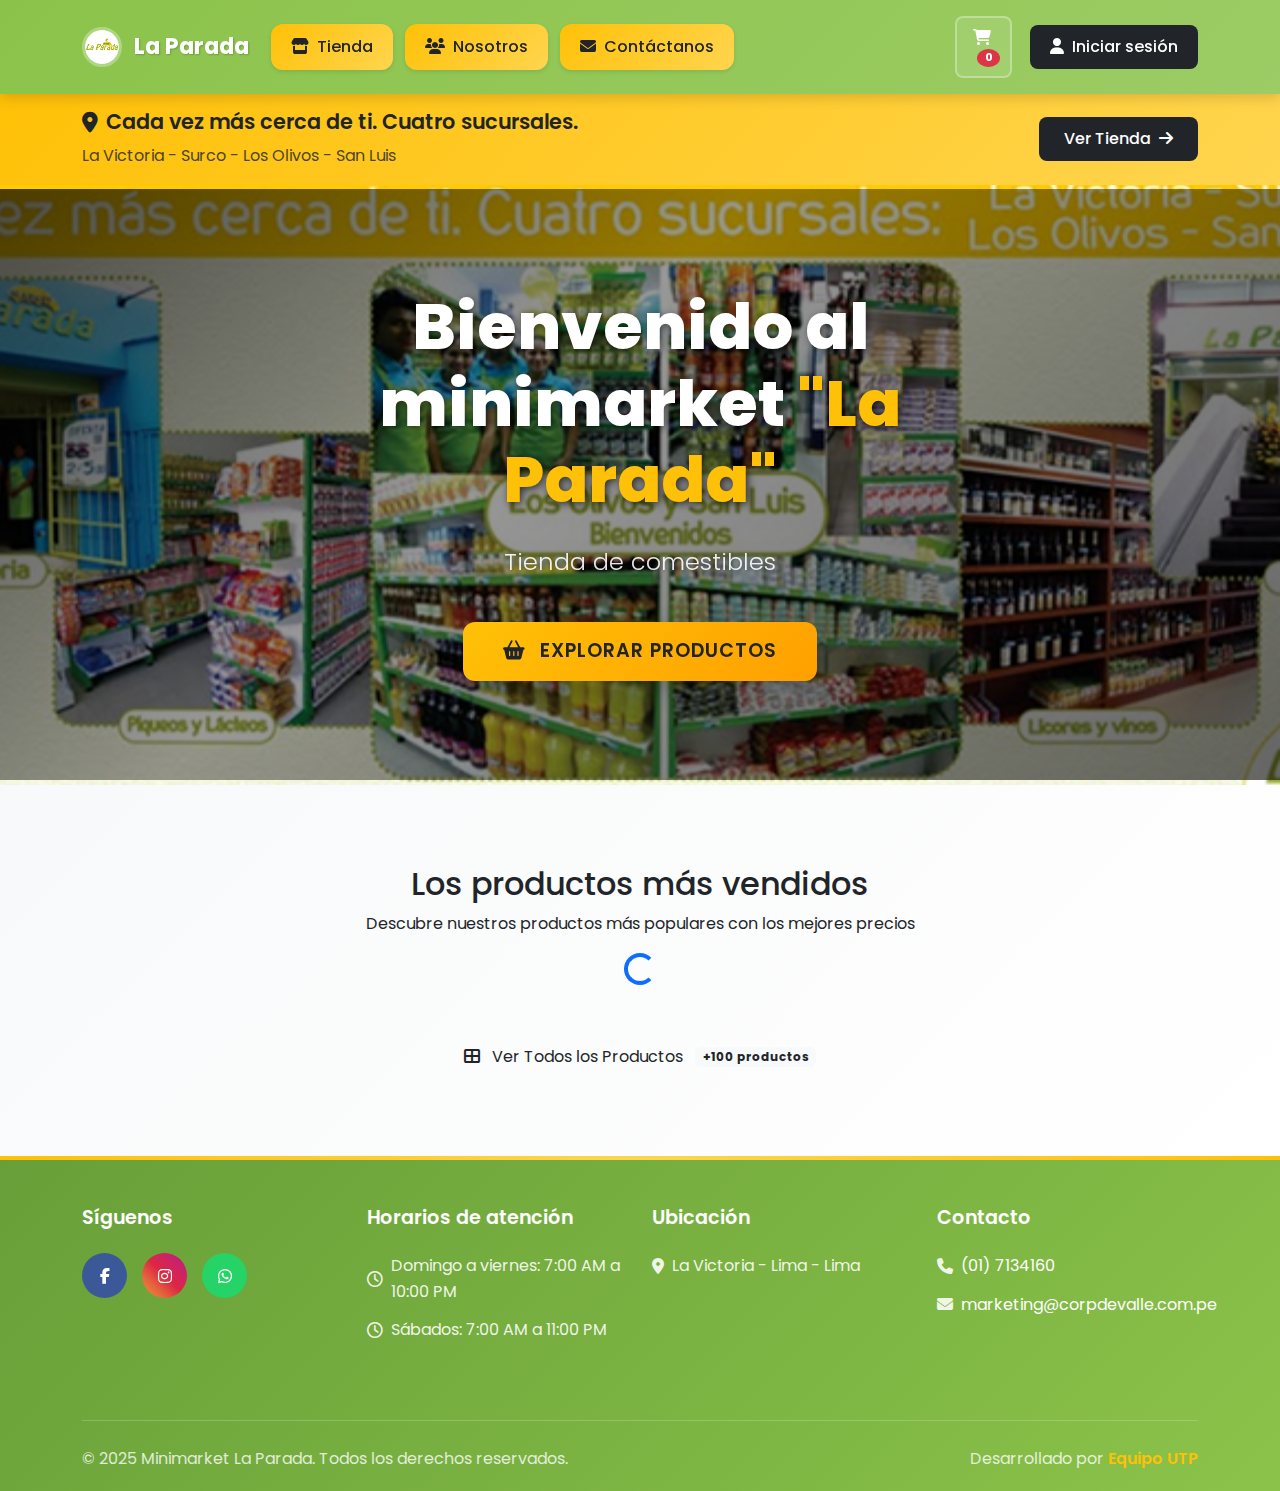
<file: index.html>
<!DOCTYPE html>
<html lang="es">

<head>
    <meta charset="UTF-8">
    <meta name="viewport" content="width=device-width, initial-scale=1.0">
    <title>Minimarket La Parada - Inicio</title>

    <!-- Favicon -->
    <link rel="icon" type="image/x-icon" href="/frontend/assets/images/favicon.ico">

    <!-- Bootstrap CSS -->
    <link href="https://cdn.jsdelivr.net/npm/bootstrap@5.3.2/dist/css/bootstrap.min.css" rel="stylesheet">
    <!-- Font Awesome -->
    <link href="https://cdnjs.cloudflare.com/ajax/libs/font-awesome/6.4.0/css/all.min.css" rel="stylesheet">
    <!-- Google Fonts -->
    <link href="https://fonts.googleapis.com/css2?family=Poppins:wght@300;400;500;600;700;800&display=swap"
        rel="stylesheet">
    <!-- CSS personalizado -->
    <link href="/frontend/css/style.css" rel="stylesheet">
    <head>
        <meta charset="UTF-8">
        <meta name="viewport" content="width=device-width, initial-scale=1.0">
        
        <!-- AGREGAR ESTA LÍNEA PARA GITHUB PAGES -->
        <base href="/frontend/">
        
        <title>Tu título</title>
        <!-- resto del head -->
    </head>
    
</head>

<body>
    <!-- Navbar Principal -->
    <nav class="navbar navbar-expand-lg navbar-custom" id="mainNavbar">
        <div class="container">
            <!-- Logo y Marca -->
            <a class="navbar-brand" href="/frontend/index.html">
                <div class="brand-container">
                    <img src="/frontend/assets/images/LaParadaLogo.jpg" alt="Logo La Parada" class="brand-logo"
                        onerror="this.style.display='none'">
                    <span class="brand-text">La Parada</span>
                </div>
            </a>

            <!-- Toggle para móviles -->
            <button class="navbar-toggler custom-toggler" type="button" data-bs-toggle="collapse"
                data-bs-target="#navbarContent" aria-controls="navbarContent" aria-expanded="false">
                <span class="navbar-toggler-icon"></span>
            </button>

            <!-- Contenido del navbar -->
            <div class="collapse navbar-collapse" id="navbarContent">
                <!-- Enlaces de navegación -->
                <ul class="navbar-nav me-auto">
                    <li class="nav-item">
                        <a class="nav-link nav-btn" href="/frontend/pages/products/catalog.html">
                            <i class="fas fa-store me-1"></i> Tienda
                        </a>
                    </li>
                    <li class="nav-item">
                        <a class="nav-link nav-btn" href="/frontend/pages/about.html">
                            <i class="fas fa-users me-1"></i> Nosotros
                        </a>
                    </li>
                    <li class="nav-item">
                        <a class="nav-link nav-btn" href="/frontend/pages/contact.html">
                            <i class="fas fa-envelope me-1"></i> Contáctanos
                        </a>
                    </li>
                </ul>

                <!-- Acciones del usuario -->
                <div class="navbar-actions">
                    <a href="/frontend/pages/cart/cart.html" class="btn btn-cart me-2" id="cartBtn">
                        <i class="fas fa-shopping-cart me-1"></i>
                        <span class="badge bg-danger cart-badge" id="cartCount">0</span>
                    </a>
                    <a href="/frontend/pages/auth/login.html" class="btn btn-login" id="loginBtn">
                        <i class="fas fa-user me-1"></i> Iniciar sesión
                    </a>
                </div>
            </div>
        </div>
    </nav>

    <!-- Banner Promocional -->
    <section class="promo-banner">
        <div class="container">
            <div class="row align-items-center">
                <div class="col-lg-8 col-md-7">
                    <div class="banner-content">
                        <h4 class="banner-title">
                            <i class="fas fa-map-marker-alt me-2"></i>
                            Cada vez más cerca de ti. Cuatro sucursales.
                        </h4>
                        <p class="banner-subtitle">
                            La Victoria - Surco - Los Olivos - San Luis
                        </p>
                    </div>
                </div>
                <div class="col-lg-4 col-md-5 text-end">
                    <a href="/frontend/pages/products/catalog.html" class="btn btn-cta-banner">
                        Ver Tienda <i class="fas fa-arrow-right ms-1"></i>
                    </a>
                </div>
            </div>
        </div>
    </section>
    <!-- Modal Vista Rápida -->
    <div class="modal fade" id="quickViewModal" tabindex="-1" aria-labelledby="quickViewModalLabel" aria-hidden="true">
        <div class="modal-dialog modal-lg modal-dialog-centered">
            <div class="modal-content">
                <div class="modal-header">
                    <h5 class="modal-title" id="quickViewModalLabel">Vista Rápida del Producto</h5>
                    <button type="button" class="btn-close" data-bs-dismiss="modal" aria-label="Close"></button>
                </div>
                <div class="modal-body" id="quickViewContent">
                    <!-- Contenido se carga dinámicamente -->
                    <div class="text-center">
                        <div class="spinner-border text-primary" role="status">
                            <span class="visually-hidden">Cargando...</span>
                        </div>
                    </div>
                </div>
            </div>
        </div>
    </div>

    <!-- Hero Section -->
    <section class="hero-main" id="heroSection">
        <div class="hero-container">
            <!-- Imagen de fondo del hero -->
            <div class="hero-background">
                <img src="/frontend/assets/images/minimarket-collage.jpg" alt="Interior Minimarket La Parada" class="hero-img"
                    onerror="this.src='https://via.placeholder.com/1200x500/4CAF50/ffffff?text=Minimarket+La+Parada'">
                <div class="hero-overlay"></div>
            </div>

            <!-- Contenido del hero -->
            <div class="hero-content">
                <div class="container">
                    <div class="row justify-content-center">
                        <div class="col-lg-8 text-center">
                            <h1 class="hero-title animate-fade-in">
                                Bienvenido al minimarket
                                <span class="title-highlight">"La Parada"</span>
                            </h1>
                            <p class="hero-description animate-fade-in-delay">
                                Tienda de comestibles
                            </p>
                            <a href="/frontend/pages/products/catalog.html" class="btn btn-hero-cta animate-fade-in-delay-2">
                                <i class="fas fa-shopping-basket me-2"></i>
                                Explorar Productos
                            </a>
                        </div>
                    </div>
                </div>
            </div>
        </div>
    </section>
    <!-- Productos Destacados Mejorados -->
    <section class="featured-section" id="featuredProducts">
        <div class="container-fluid"> <!-- Cambiado a container-fluid para usar toda la pantalla -->
            <div class="container">
                <div class="section-header text-center">
                    <h2 class="section-title">Los productos más vendidos</h2>
                    <p class="section-subtitle">Descubre nuestros productos más populares con los mejores precios</p>
                    <div class="title-separator"></div>
                </div>
            </div>

            <!-- Loading spinner -->
            <div class="loading-container text-center" id="productsLoading">
                <div class="spinner-border text-primary" role="status">
                    <span class="visually-hidden">Cargando productos...</span>
                </div>
            </div>

            <!-- Contenedor de productos - Ahora usa container-fluid -->
            <div class="container">
                <div class="row products-grid justify-content-center" id="productsContainer">
                    <!-- Los productos se cargan dinámicamente -->
                </div>
            </div>

            <!-- Botón ver más -->
            <div class="container">
                <div class="text-center mt-5">
                    <a href="/frontend/pages/products/catalog.html" class="btn btn-view-more">
                        <i class="fas fa-th-large me-2"></i>
                        Ver Todos los Productos
                        <span class="badge bg-light text-dark ms-2">+100 productos</span>
                    </a>
                </div>
            </div>
        </div>
    </section>


    <!-- Footer -->
    <footer class="footer-main">
        <div class="container">
            <div class="row">
                <!-- Redes Sociales -->
                <div class="col-lg-3 col-md-6 mb-4">
                    <h5 class="footer-title">Síguenos</h5>
                    <div class="social-links">
                        <a href="#" class="social-link facebook" aria-label="Facebook">
                            <i class="fab fa-facebook-f"></i>
                        </a>
                        <a href="#" class="social-link instagram" aria-label="Instagram">
                            <i class="fab fa-instagram"></i>
                        </a>
                        <a href="#" class="social-link whatsapp" aria-label="WhatsApp">
                            <i class="fab fa-whatsapp"></i>
                        </a>
                    </div>
                </div>

                <!-- Horarios -->
                <div class="col-lg-3 col-md-6 mb-4">
                    <h5 class="footer-title">Horarios de atención</h5>
                    <div class="footer-info">
                        <p class="info-item">
                            <i class="far fa-clock me-2"></i>
                            Domingo a viernes: 7:00 AM a 10:00 PM
                        </p>
                        <p class="info-item">
                            <i class="far fa-clock me-2"></i>
                            Sábados: 7:00 AM a 11:00 PM
                        </p>
                    </div>
                </div>

                <!-- Ubicación -->
                <div class="col-lg-3 col-md-6 mb-4">
                    <h5 class="footer-title">Ubicación</h5>
                    <div class="footer-info">
                        <p class="info-item">
                            <i class="fas fa-map-marker-alt me-2"></i>
                            La Victoria - Lima - Lima
                        </p>
                    </div>
                </div>

                <!-- Contacto -->
                <div class="col-lg-3 col-md-6 mb-4">
                    <h5 class="footer-title">Contacto</h5>
                    <div class="footer-info">
                        <p class="info-item">
                            <i class="fas fa-phone me-2"></i>
                            <a href="tel:+5117134160" class="footer-link">(01) 7134160</a>
                        </p>
                        <p class="info-item">
                            <i class="fas fa-envelope me-2"></i>
                            <a href="mailto:marketing@corpdevalle.com.pe" class="footer-link">
                                marketing@corpdevalle.com.pe
                            </a>
                        </p>
                    </div>
                </div>
            </div>

            <!-- Copyright -->
            <div class="footer-bottom">
                <div class="row align-items-center">
                    <div class="col-md-6">
                        <p class="copyright">
                            &copy; 2025 Minimarket La Parada. Todos los derechos reservados.
                        </p>
                    </div>
                    <div class="col-md-6 text-end">
                        <p class="dev-credit">
                            Desarrollado por <span class="highlight">Equipo UTP</span>
                        </p>
                    </div>
                </div>
            </div>
        </div>
    </footer>

    <!-- Botón Scroll to Top -->
    <button class="scroll-top-btn" id="scrollTopBtn" aria-label="Volver arriba">
        <i class="fas fa-chevron-up"></i>
    </button>

    <!-- Bootstrap JS -->
    <script src="https://cdn.jsdelivr.net/npm/bootstrap@5.3.2/dist/js/bootstrap.bundle.min.js"></script>
    <!-- TUS scripts después -->
    <script src="js/mock-data.js"></script>
    <script src="js/app.js"></script>
    <script src="js/modules/products.js"></script>

</body>

</html>
</file>
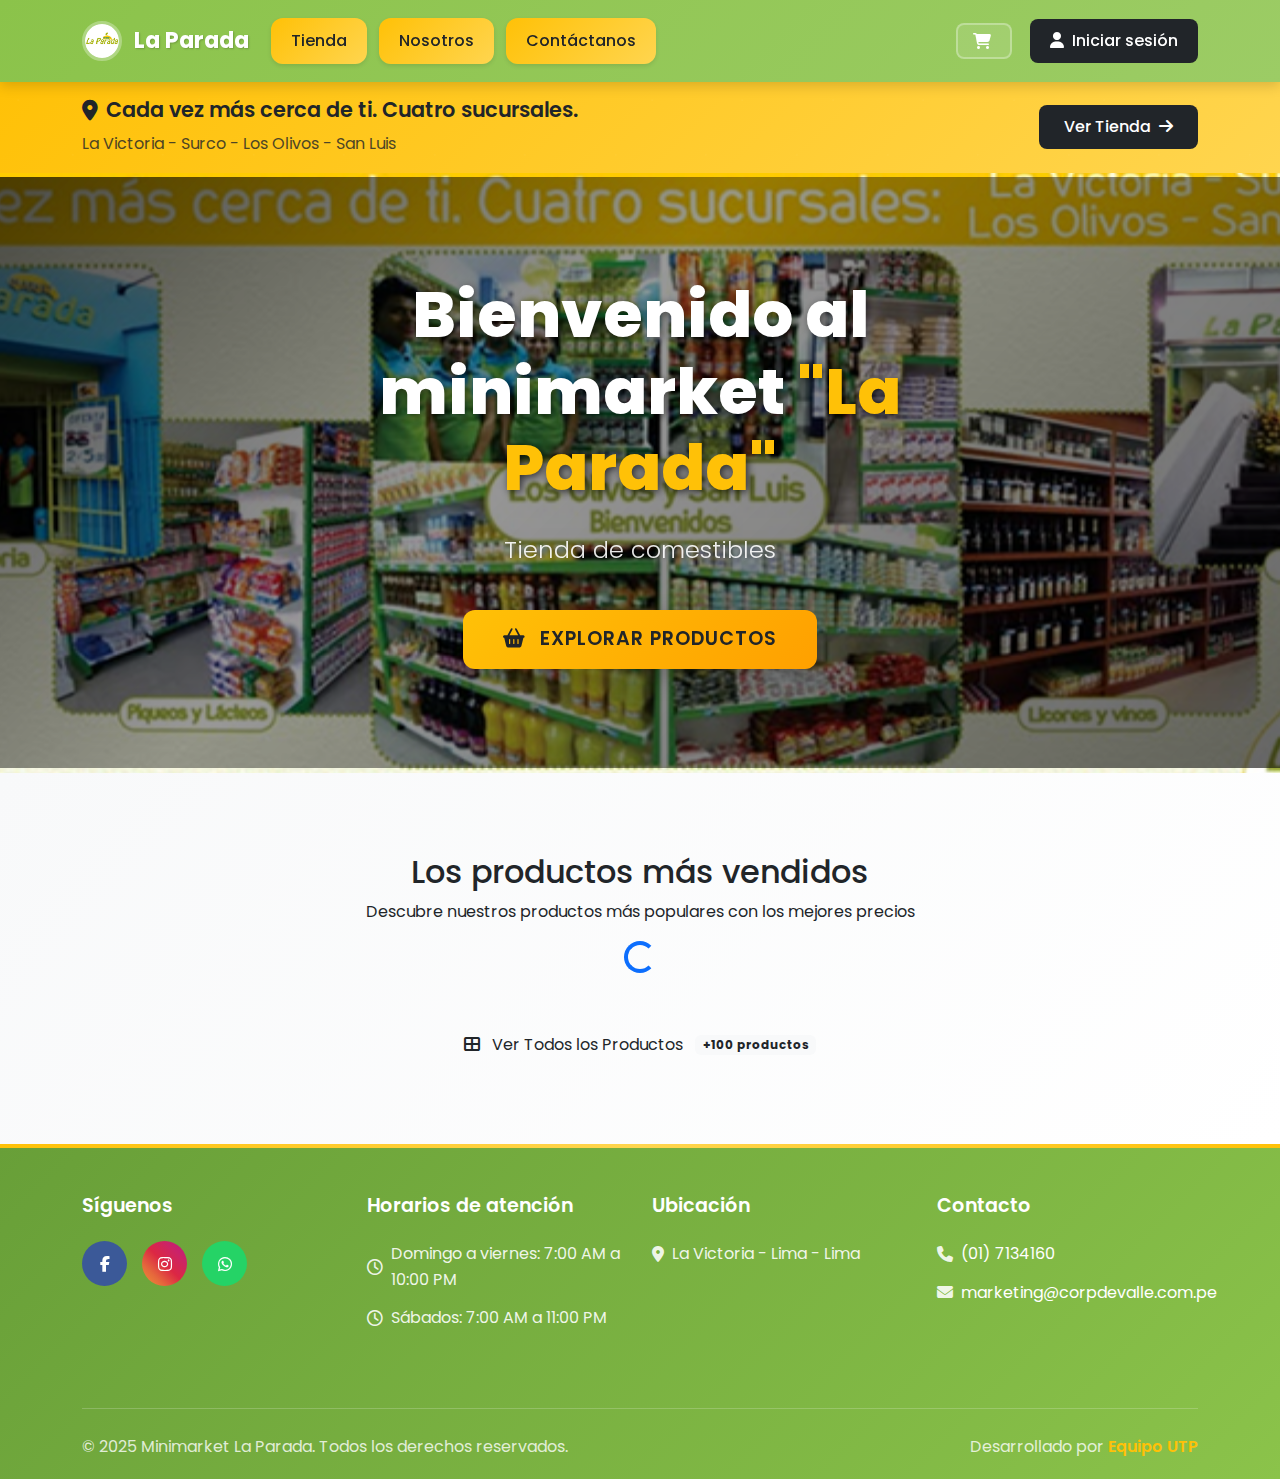
<file: frontend/index.html>
<!DOCTYPE html>
<html lang="es">

<head>
    <meta charset="UTF-8">
    <meta name="viewport" content="width=device-width, initial-scale=1.0">
    <title>Minimarket La Parada - Inicio</title>

    <!-- Favicon -->
    <!-- 
        Si el favicon no cambia:
        1. Asegúrate de que la ruta y el nombre del archivo sean correctos.
        2. Borra la caché del navegador o prueba en modo incógnito.
        3. Cambia el nombre del archivo (por ejemplo, favicon2.ico) y actualiza la ruta aquí.
        4. Usa type="image/x-icon" para .ico o type="image/png" para .png.
    -->
    <link rel="icon" type="image/x-icon" href="assets/images/favicon.ico">

    <!-- Bootstrap CSS -->
    <link href="https://cdn.jsdelivr.net/npm/bootstrap@5.3.2/dist/css/bootstrap.min.css" rel="stylesheet">
    <!-- Font Awesome -->
    <link href="https://cdnjs.cloudflare.com/ajax/libs/font-awesome/6.4.0/css/all.min.css" rel="stylesheet">
    <!-- Google Fonts -->
    <link href="https://fonts.googleapis.com/css2?family=Poppins:wght@300;400;500;600;700;800&display=swap"
        rel="stylesheet">
    <!-- CSS personalizado -->
    <link href="css/style.css" rel="stylesheet">
</head>

<body>
    <!-- Navbar Principal -->
    <nav class="navbar navbar-expand-lg navbar-custom" id="mainNavbar">
        <div class="container">
            <a class="navbar-brand" href="index.html">
                <div class="brand-container">
                    <img src="assets/images/LaParadaLogo.jpg" class="brand-logo">
                    <span class="brand-text">La Parada</span>
                </div>
            </a>

            <button class="navbar-toggler custom-toggler" data-bs-toggle="collapse" data-bs-target="#navbarContent">
                <span class="navbar-toggler-icon"></span>
            </button>

            <div class="collapse navbar-collapse" id="navbarContent">
                <ul class="navbar-nav me-auto">
                    <li><a class="nav-link nav-btn" href="pages/products/catalog.html">Tienda</a></li>
                    <li><a class="nav-link nav-btn" href="pages/about.html">Nosotros</a></li>
                    <li><a class="nav-link nav-btn" href="pages/contact.html">Contáctanos</a></li>
                </ul>

                <div class="navbar-actions">
                    <a href="pages/cart/cart.html" class="btn btn-cart me-2">
                        <i class="fas fa-shopping-cart me-1"></i>
                        <span class="badge bg-danger cart-badge" id="cartCount">0</span>
                    </a>
                    <a href="pages/auth/login.html" class="btn btn-login">
                        <i class="fas fa-user me-1"></i> Iniciar sesión
                    </a>
                </div>
            </div>
        </div>
    </nav>

    <!-- Banner Promocional -->
    <section class="promo-banner">
        <div class="container">
            <div class="row align-items-center">
                <div class="col-lg-8 col-md-7">
                    <div class="banner-content">
                        <h4 class="banner-title">
                            <i class="fas fa-map-marker-alt me-2"></i>
                            Cada vez más cerca de ti. Cuatro sucursales.
                        </h4>
                        <p class="banner-subtitle">
                            La Victoria - Surco - Los Olivos - San Luis
                        </p>
                    </div>
                </div>
                <div class="col-lg-4 col-md-5 text-end">
                    <a href="pages/products/catalog.html" class="btn btn-cta-banner">
                        Ver Tienda <i class="fas fa-arrow-right ms-1"></i>
                    </a>
                </div>
            </div>
        </div>
    </section>
    <!-- Modal Vista Rápida -->
    <div class="modal fade" id="quickViewModal" tabindex="-1" aria-labelledby="quickViewModalLabel" aria-hidden="true">
        <div class="modal-dialog modal-lg modal-dialog-centered">
            <div class="modal-content">
                <div class="modal-header">
                    <h5 class="modal-title" id="quickViewModalLabel">Vista Rápida del Producto</h5>
                    <button type="button" class="btn-close" data-bs-dismiss="modal" aria-label="Close"></button>
                </div>
                <div class="modal-body" id="quickViewContent">
                    <!-- Contenido se carga dinámicamente -->
                    <div class="text-center">
                        <div class="spinner-border text-primary" role="status">
                            <span class="visually-hidden">Cargando...</span>
                        </div>
                    </div>
                </div>
            </div>
        </div>
    </div>

    <!-- Hero Section -->
    <section class="hero-main" id="heroSection">
        <div class="hero-container">
            <!-- Imagen de fondo del hero -->
            <div class="hero-background">
                <img src="assets/images/minimarket-collage.jpg" alt="Interior Minimarket La Parada" class="hero-img"
                    onerror="this.src='https://via.placeholder.com/1200x500/4CAF50/ffffff?text=Minimarket+La+Parada'">
                <div class="hero-overlay"></div>
            </div>

            <!-- Contenido del hero -->
            <div class="hero-content">
                <div class="container">
                    <div class="row justify-content-center">
                        <div class="col-lg-8 text-center">
                            <h1 class="hero-title animate-fade-in">
                                Bienvenido al minimarket
                                <span class="title-highlight">"La Parada"</span>
                            </h1>
                            <p class="hero-description animate-fade-in-delay">
                                Tienda de comestibles
                            </p>
                            <a href="pages/products/catalog.html" class="btn btn-hero-cta animate-fade-in-delay-2">
                                <i class="fas fa-shopping-basket me-2"></i>
                                Explorar Productos
                            </a>
                        </div>
                    </div>
                </div>
            </div>
        </div>
    </section>
    <!-- Productos Destacados Mejorados -->
    <section class="featured-section" id="featuredProducts">
        <div class="container-fluid"> <!-- Cambiado a container-fluid para usar toda la pantalla -->
            <div class="container">
                <div class="section-header text-center">
                    <h2 class="section-title">Los productos más vendidos</h2>
                    <p class="section-subtitle">Descubre nuestros productos más populares con los mejores precios</p>
                    <div class="title-separator"></div>
                </div>
            </div>

            <!-- Loading spinner -->
            <div class="loading-container text-center" id="productsLoading">
                <div class="spinner-border text-primary" role="status">
                    <span class="visually-hidden">Cargando productos...</span>
                </div>
            </div>

            <!-- Contenedor de productos - Ahora usa container-fluid -->
            <div class="container">
                <div class="row products-grid justify-content-center" id="productsContainer">
                    <!-- Los productos se cargan dinámicamente -->
                </div>
            </div>

            <!-- Botón ver más -->
            <div class="container">
                <div class="text-center mt-5">
                    <a href="pages/products/catalog.html" class="btn btn-view-more">
                        <i class="fas fa-th-large me-2"></i>
                        Ver Todos los Productos
                        <span class="badge bg-light text-dark ms-2">+100 productos</span>
                    </a>
                </div>
            </div>
        </div>
    </section>


    <!-- Footer -->
    <footer class="footer-main">
        <div class="container">
            <div class="row">
                <!-- Redes Sociales -->
                <div class="col-lg-3 col-md-6 mb-4">
                    <h5 class="footer-title">Síguenos</h5>
                    <div class="social-links">
                        <a href="#" class="social-link facebook" aria-label="Facebook">
                            <i class="fab fa-facebook-f"></i>
                        </a>
                        <a href="#" class="social-link instagram" aria-label="Instagram">
                            <i class="fab fa-instagram"></i>
                        </a>
                        <a href="#" class="social-link whatsapp" aria-label="WhatsApp">
                            <i class="fab fa-whatsapp"></i>
                        </a>
                    </div>
                </div>

                <!-- Horarios -->
                <div class="col-lg-3 col-md-6 mb-4">
                    <h5 class="footer-title">Horarios de atención</h5>
                    <div class="footer-info">
                        <p class="info-item">
                            <i class="far fa-clock me-2"></i>
                            Domingo a viernes: 7:00 AM a 10:00 PM
                        </p>
                        <p class="info-item">
                            <i class="far fa-clock me-2"></i>
                            Sábados: 7:00 AM a 11:00 PM
                        </p>
                    </div>
                </div>

                <!-- Ubicación -->
                <div class="col-lg-3 col-md-6 mb-4">
                    <h5 class="footer-title">Ubicación</h5>
                    <div class="footer-info">
                        <p class="info-item">
                            <i class="fas fa-map-marker-alt me-2"></i>
                            La Victoria - Lima - Lima
                        </p>
                    </div>
                </div>

                <!-- Contacto -->
                <div class="col-lg-3 col-md-6 mb-4">
                    <h5 class="footer-title">Contacto</h5>
                    <div class="footer-info">
                        <p class="info-item">
                            <i class="fas fa-phone me-2"></i>
                            <a href="tel:+5117134160" class="footer-link">(01) 7134160</a>
                        </p>
                        <p class="info-item">
                            <i class="fas fa-envelope me-2"></i>
                            <a href="mailto:marketing@corpdevalle.com.pe" class="footer-link">
                                marketing@corpdevalle.com.pe
                            </a>
                        </p>
                    </div>
                </div>
            </div>

            <!-- Copyright -->
            <div class="footer-bottom">
                <div class="row align-items-center">
                    <div class="col-md-6">
                        <p class="copyright">
                            &copy; 2025 Minimarket La Parada. Todos los derechos reservados.
                        </p>
                    </div>
                    <div class="col-md-6 text-end">
                        <p class="dev-credit">
                            Desarrollado por <span class="highlight">Equipo UTP</span>
                        </p>
                    </div>
                </div>
            </div>
        </div>
    </footer>

    <!-- Botón Scroll to Top -->
    <button class="scroll-top-btn" id="scrollTopBtn" aria-label="Volver arriba">
        <i class="fas fa-chevron-up"></i>
    </button>

    <!-- Bootstrap JS -->
    <script src="https://cdn.jsdelivr.net/npm/bootstrap@5.3.2/dist/js/bootstrap.bundle.min.js"></script>


    <!-- TUS scripts después -->
    <script src="https://cdn.jsdelivr.net/npm/bootstrap@5.3.2/dist/js/bootstrap.bundle.min.js"></script>
    <script src="js/api-client.js"></script>
    <script src="js/cart-manager.js"></script>
    <script src="js/products-fixed.js"></script>
    <script src="js/auth-manager.js"></script>
    <script src="js/main.js"></script>

</body>

</html>
</file>
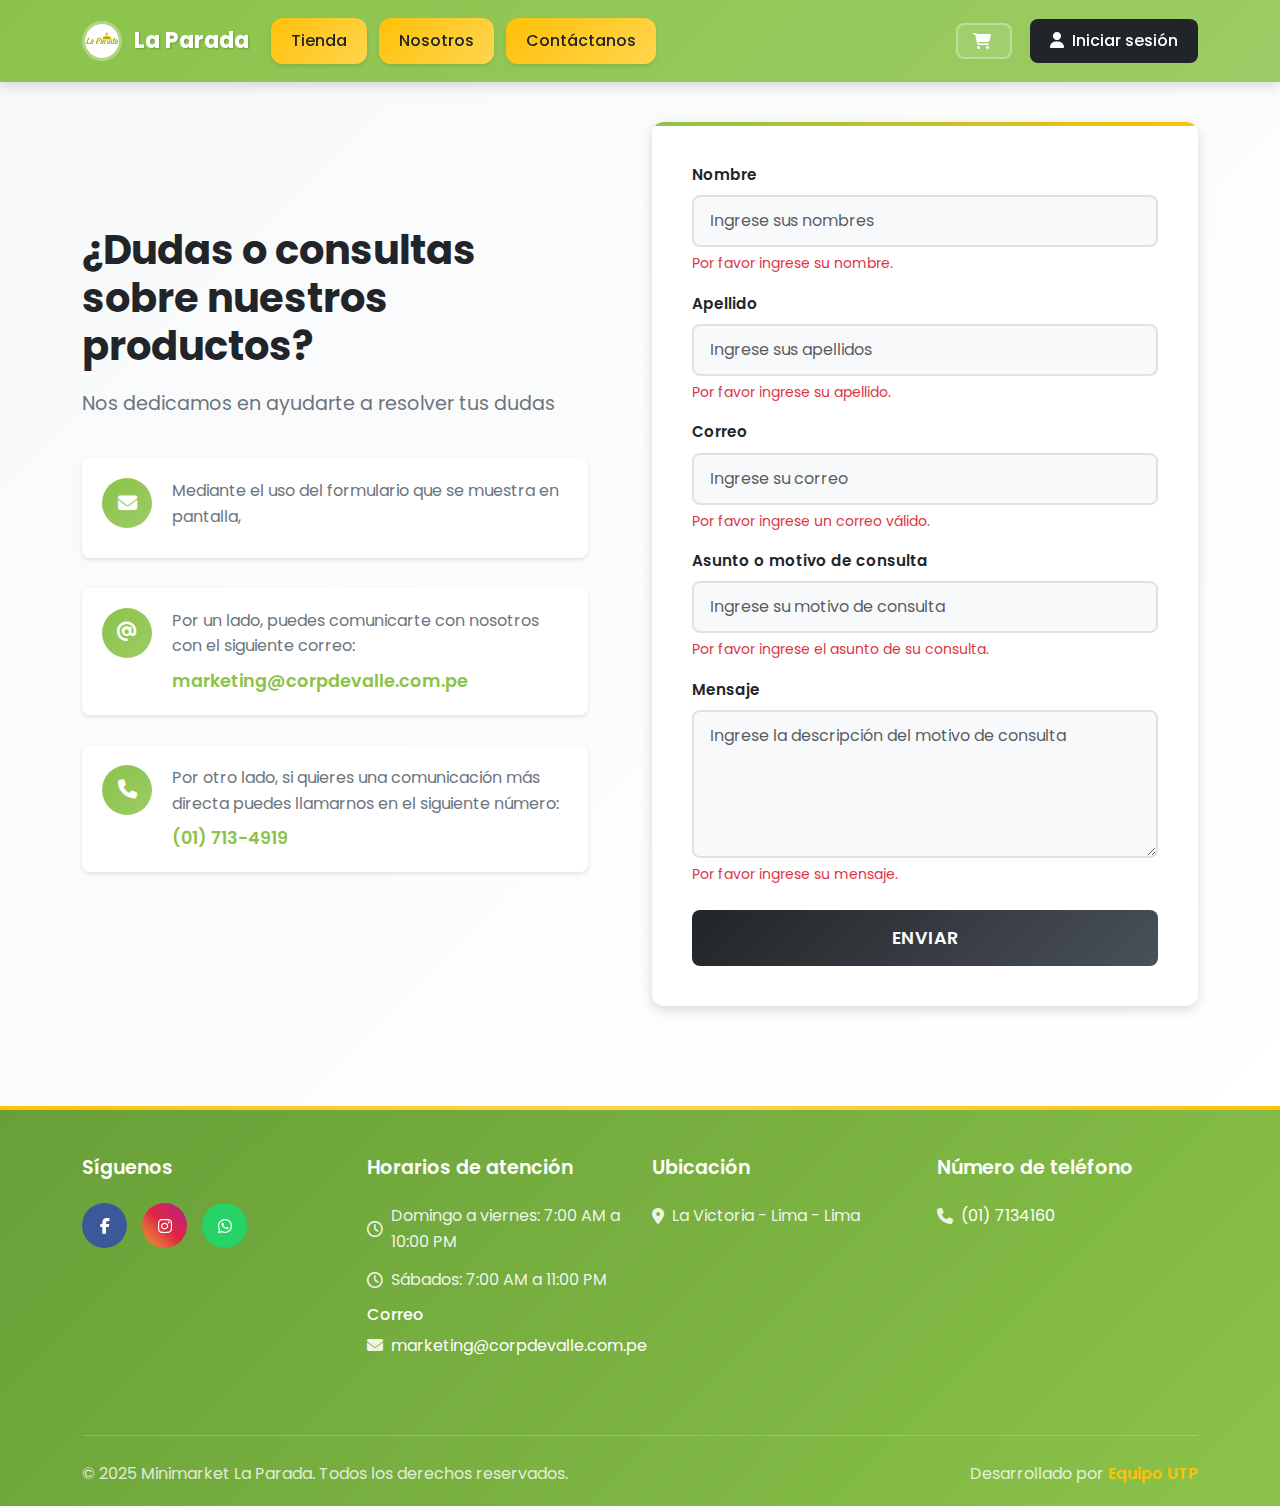
<file: frontend/pages/contact.html>
<!DOCTYPE html>
<html lang="es">

<head>
    <meta charset="UTF-8">
    <meta name="viewport" content="width=device-width, initial-scale=1.0">
    <title>Contacto - Minimarket La Parada</title>

    <!-- Favicon -->
    <link rel="icon" type="image/x-icon" href="../assets/images/favicon.ico">

    <!-- Bootstrap CSS -->
    <link href="https://cdn.jsdelivr.net/npm/bootstrap@5.3.2/dist/css/bootstrap.min.css" rel="stylesheet">
    <!-- Font Awesome -->
    <link href="https://cdnjs.cloudflare.com/ajax/libs/font-awesome/6.4.0/css/all.min.css" rel="stylesheet">
    <!-- Google Fonts -->
    <link href="https://fonts.googleapis.com/css2?family=Poppins:wght@300;400;500;600;700;800&display=swap"
        rel="stylesheet">
    <!-- CSS personalizado -->
    <link href="../css/style.css" rel="stylesheet">
    <link href="../css/contact.css" rel="stylesheet">
</head>

<body>
    <!-- Navbar Principal -->
    <nav class="navbar navbar-expand-lg navbar-custom" id="mainNavbar">
        <div class="container">
            <a class="navbar-brand" href="../index.html">
                <div class="brand-container">
                    <img src="../assets/images/LaParadaLogo.jpg" class="brand-logo">
                    <span class="brand-text">La Parada</span>
                </div>
            </a>

            <button class="navbar-toggler custom-toggler" data-bs-toggle="collapse" data-bs-target="#navbarContent">
                <span class="navbar-toggler-icon"></span>
            </button>

            <div class="collapse navbar-collapse" id="navbarContent">
                <ul class="navbar-nav me-auto">
                    <li><a class="nav-link nav-btn" href="products/catalog.html">Tienda</a></li>
                    <li><a class="nav-link nav-btn" href="about.html">Nosotros</a></li>
                    <li><a class="nav-link nav-btn" href="contact.html">Contáctanos</a></li>
                </ul>

                <div class="navbar-actions">
                    <a href="cart/cart.html" class="btn btn-cart me-2">
                        <i class="fas fa-shopping-cart me-1"></i>
                        <span class="badge bg-danger cart-badge" id="cartCount">0</span>
                    </a>
                    <a href="auth/login.html" class="btn btn-login">
                        <i class="fas fa-user me-1"></i> Iniciar sesión
                    </a>
                </div>
            </div>
        </div>
    </nav>

    <!-- Sección Principal de Contacto -->
    <section class="contact-main">
        <div class="container">
            <div class="row align-items-center min-vh-75">
                <!-- Información de Contacto - Lado Izquierdo -->
                <div class="col-lg-6 mb-5 mb-lg-0">
                    <div class="contact-info">
                        <h1 class="contact-title">
                            ¿Dudas o consultas sobre nuestros productos?
                        </h1>
                        <p class="contact-subtitle">
                            Nos dedicamos en ayudarte a resolver tus dudas
                        </p>

                        <div class="contact-methods">
                            <div class="contact-method">
                                <div class="method-icon">
                                    <i class="fas fa-envelope"></i>
                                </div>
                                <div class="method-content">
                                    <p>Mediante el uso del formulario que se muestra en pantalla,</p>
                                </div>
                            </div>

                            <div class="contact-method">
                                <div class="method-icon">
                                    <i class="fas fa-at"></i>
                                </div>
                                <div class="method-content">
                                    <p>Por un lado, puedes comunicarte con nosotros con el siguiente correo:</p>
                                    <a href="mailto:marketing@corpdevalle.com.pe" class="contact-link">
                                        marketing@corpdevalle.com.pe
                                    </a>
                                </div>
                            </div>

                            <div class="contact-method">
                                <div class="method-icon">
                                    <i class="fas fa-phone"></i>
                                </div>
                                <div class="method-content">
                                    <p>Por otro lado, si quieres una comunicación más directa puedes llamarnos en el
                                        siguiente número:</p>
                                    <a href="tel:+5117134919" class="contact-link">
                                        (01) 713-4919
                                    </a>
                                </div>
                            </div>
                        </div>
                    </div>
                </div>

                <!-- Formulario de Contacto - Lado Derecho -->
                <div class="col-lg-6">
                    <div class="contact-form-container">
                        <form id="contactForm" class="contact-form" novalidate>
                            <div class="form-group mb-3">
                                <label for="nombre" class="form-label">Nombre</label>
                                <input type="text" class="form-control" id="nombre" name="nombre"
                                    placeholder="Ingrese sus nombres" required>
                                <div class="invalid-feedback">
                                    Por favor ingrese su nombre.
                                </div>
                            </div>

                            <div class="form-group mb-3">
                                <label for="apellido" class="form-label">Apellido</label>
                                <input type="text" class="form-control" id="apellido" name="apellido"
                                    placeholder="Ingrese sus apellidos" required>
                                <div class="invalid-feedback">
                                    Por favor ingrese su apellido.
                                </div>
                            </div>

                            <div class="form-group mb-3">
                                <label for="correo" class="form-label">Correo</label>
                                <input type="email" class="form-control" id="correo" name="correo"
                                    placeholder="Ingrese su correo" required>
                                <div class="invalid-feedback">
                                    Por favor ingrese un correo válido.
                                </div>
                            </div>

                            <div class="form-group mb-3">
                                <label for="asunto" class="form-label">Asunto o motivo de consulta</label>
                                <input type="text" class="form-control" id="asunto" name="asunto"
                                    placeholder="Ingrese su motivo de consulta" required>
                                <div class="invalid-feedback">
                                    Por favor ingrese el asunto de su consulta.
                                </div>
                            </div>

                            <div class="form-group mb-4">
                                <label for="mensaje" class="form-label">Mensaje</label>
                                <textarea class="form-control" id="mensaje" name="mensaje" rows="5"
                                    placeholder="Ingrese la descripción del motivo de consulta" required></textarea>
                                <div class="invalid-feedback">
                                    Por favor ingrese su mensaje.
                                </div>
                            </div>

                            <button type="submit" class="btn btn-submit w-100" id="submitBtn">
                                <span class="btn-text">Enviar</span>
                                <span class="btn-loading" style="display: none;">
                                    <i class="fas fa-spinner fa-spin me-2"></i>
                                    Enviando...
                                </span>
                            </button>
                        </form>

                        <!-- Mensaje de respuesta -->
                        <div id="responseMessage" class="response-message" style="display: none;">
                            <div class="alert" role="alert">
                                <i class="fas fa-check-circle me-2"></i>
                                <span id="responseText"></span>
                            </div>
                        </div>
                    </div>
                </div>
            </div>
        </div>
    </section>

    <!-- Footer -->
    <footer class="footer-main">
        <div class="container">
            <div class="row">
                <!-- Redes Sociales -->
                <div class="col-lg-3 col-md-6 mb-4">
                    <h5 class="footer-title">Síguenos</h5>
                    <div class="social-links">
                        <a href="#" class="social-link facebook" aria-label="Facebook">
                            <i class="fab fa-facebook-f"></i>
                        </a>
                        <a href="#" class="social-link instagram" aria-label="Instagram">
                            <i class="fab fa-instagram"></i>
                        </a>
                        <a href="#" class="social-link whatsapp" aria-label="WhatsApp">
                            <i class="fab fa-whatsapp"></i>
                        </a>
                    </div>
                </div>

                <!-- Horarios -->
                <div class="col-lg-3 col-md-6 mb-4">
                    <h5 class="footer-title">Horarios de atención</h5>
                    <div class="footer-info">
                        <p class="info-item">
                            <i class="far fa-clock me-2"></i>
                            Domingo a viernes: 7:00 AM a 10:00 PM
                        </p>
                        <p class="info-item">
                            <i class="far fa-clock me-2"></i>
                            Sábados: 7:00 AM a 11:00 PM
                        </p>
                        <h6>Correo</h6>
                        <p class="info-item">
                            <i class="fas fa-envelope me-2"></i>
                            <a href="mailto:marketing@corpdevalle.com.pe" class="footer-link">
                                marketing@corpdevalle.com.pe
                            </a>
                        </p>
                    </div>
                </div>

                <!-- Ubicación -->
                <div class="col-lg-3 col-md-6 mb-4">
                    <h5 class="footer-title">Ubicación</h5>
                    <div class="footer-info">
                        <p class="info-item">
                            <i class="fas fa-map-marker-alt me-2"></i>
                            La Victoria - Lima - Lima
                        </p>
                    </div>
                </div>

                <!-- Contacto -->
                <div class="col-lg-3 col-md-6 mb-4">
                    <h5 class="footer-title">Número de teléfono</h5>
                    <div class="footer-info">
                        <p class="info-item">
                            <i class="fas fa-phone me-2"></i>
                            <a href="tel:+5117134160" class="footer-link">(01) 7134160</a>
                        </p>
                    </div>
                </div>
            </div>

            <!-- Copyright -->
            <div class="footer-bottom">
                <div class="row align-items-center">
                    <div class="col-md-6">
                        <p class="copyright">
                            &copy; 2025 Minimarket La Parada. Todos los derechos reservados.
                        </p>
                    </div>
                    <div class="col-md-6 text-end">
                        <p class="dev-credit">
                            Desarrollado por <span class="highlight">Equipo UTP</span>
                        </p>
                    </div>
                </div>
            </div>
        </div>
    </footer>

    <!-- Botón Scroll to Top -->
    <button class="scroll-top-btn" id="scrollTopBtn" aria-label="Volver arriba">
        <i class="fas fa-chevron-up"></i>
    </button>

    <!-- Scripts -->
    <script src="https://cdn.jsdelivr.net/npm/bootstrap@5.3.2/dist/js/bootstrap.bundle.min.js"></script>
    <script src="../js/api-client.js"></script>
    <script src="../js/auth-manager.js"></script>
    <script src="../js/main.js"></script>
    <script src="../js/cart-manager.js"></script>
</body>

</html>
</file>
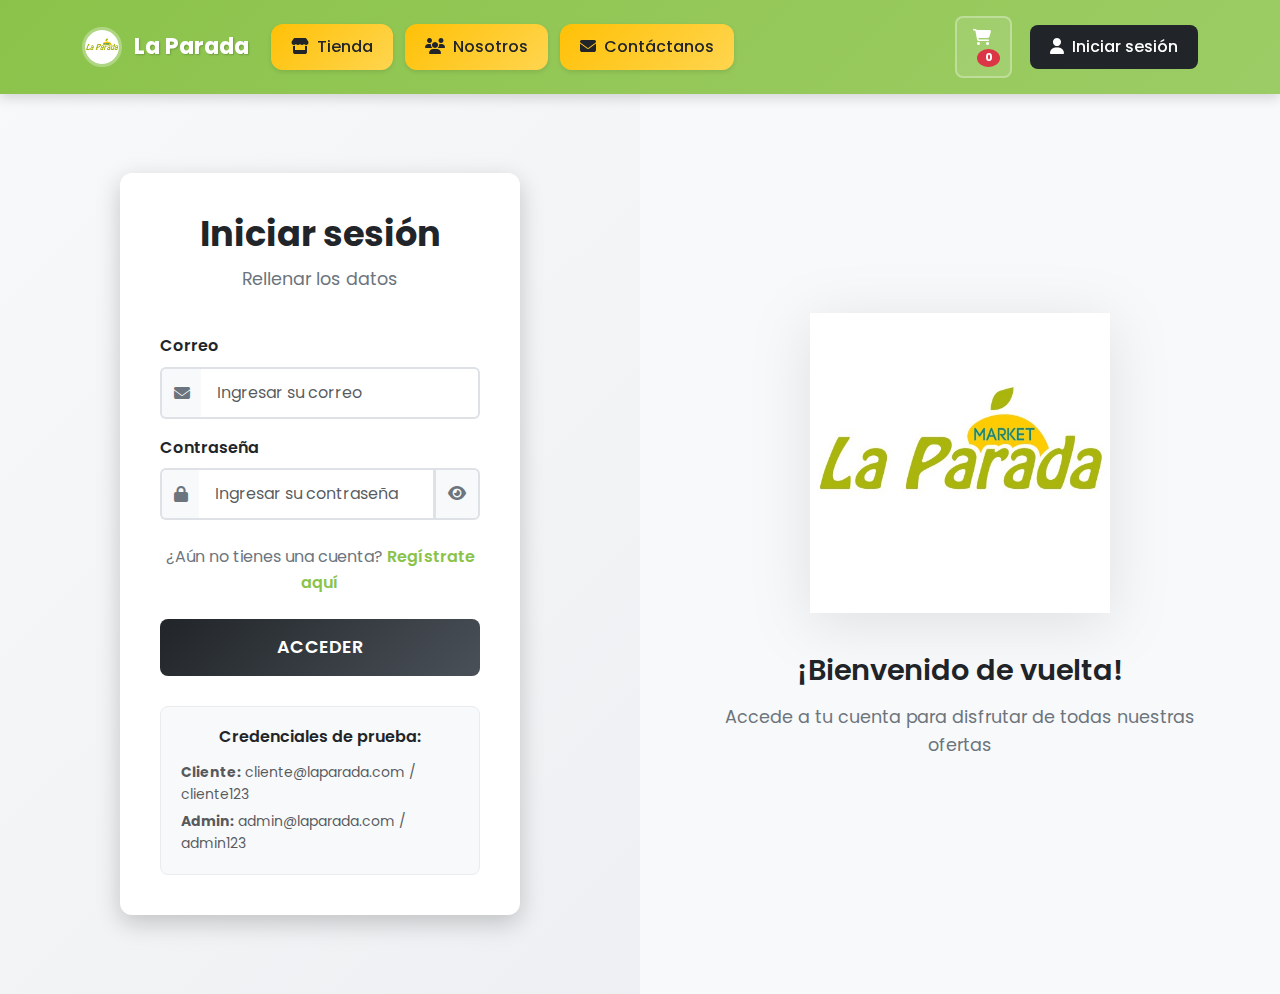
<file: frontend/pages/admin/dashboard.html>
<!DOCTYPE html>
<html lang="es">

<head>
    <meta charset="UTF-8">
    <meta name="viewport" content="width=device-width, initial-scale=1.0">
    <title>Panel del administrador - Minimarket La Parada</title>

    <!-- Favicon -->
    <link rel="icon" type="image/x-icon" href="../../assets/images/favicon.ico">

    <!-- Bootstrap CSS -->
    <link href="https://cdn.jsdelivr.net/npm/bootstrap@5.3.2/dist/css/bootstrap.min.css" rel="stylesheet">
    <!-- Font Awesome -->
    <link href="https://cdnjs.cloudflare.com/ajax/libs/font-awesome/6.4.0/css/all.min.css" rel="stylesheet">
    <!-- Google Fonts -->
    <link href="https://fonts.googleapis.com/css2?family=Poppins:wght@300;400;500;600;700;800&display=swap"
        rel="stylesheet">
    <!-- CSS personalizado -->
    <link href="../../css/style.css" rel="stylesheet">
    <link href="../../css/admin-dashboard.css" rel="stylesheet">
</head>

<body>
    <!-- Navbar Administrativa -->
    <nav class="navbar navbar-expand-lg navbar-admin" id="adminNavbar">
        <div class="container">
            <a class="navbar-brand" href="../../index.html">
                <div class="brand-container">
                    <img src="../../assets/images/LaParadaLogo.jpg" alt="Logo La Parada" class="brand-logo"
                        onerror="this.style.display='none'">
                    <span class="brand-text">La Parada</span>
                </div>
            </a>

            <button class="navbar-toggler custom-toggler" type="button" data-bs-toggle="collapse"
                data-bs-target="#navbarContent">
                <span class="navbar-toggler-icon"></span>
            </button>

            <div class="collapse navbar-collapse" id="navbarContent">
                <ul class="navbar-nav me-auto">
                    <li class="nav-item">
                        <a class="nav-link nav-btn" href="../products/catalog.html">
                            <i class="fas fa-store me-1"></i> Tienda
                        </a>
                    </li>
                    <li class="nav-item">
                        <a class="nav-link nav-btn" href="../about.html">
                            <i class="fas fa-users me-1"></i> Nosotros
                        </a>
                    </li>
                    <li class="nav-item">
                        <a class="nav-link nav-btn" href="../contact.html">
                            <i class="fas fa-envelope me-1"></i> Contáctanos
                        </a>
                    </li>
                </ul>

                <div class="navbar-actions">
                    <div class="admin-info me-3">
                        <i class="fas fa-user-shield me-2"></i>
                        <span class="admin-greeting" id="adminGreeting">Hola, Admin</span>
                    </div>
                    <button class="btn btn-logout" onclick="AdminPanel.logout()">
                        <i class="fas fa-sign-out-alt me-1"></i> Cerrar sesión
                    </button>
                </div>
            </div>
        </div>
    </nav>

    <!-- Admin Dashboard Section -->
    <section class="admin-dashboard-section">
        <div class="container-fluid">
            <div class="row">
                <div class="col-12">
                    <h1 class="dashboard-title">Panel del administrador</h1>
                </div>
            </div>

            <!-- Pestañas del Admin -->
            <div class="row">
                <div class="col-12">
                    <nav class="admin-tabs">
                        <div class="nav nav-tabs" id="nav-tab" role="tablist">
                            <button class="nav-link active" id="nav-products-tab" data-bs-toggle="tab"
                                data-bs-target="#nav-products" type="button" role="tab">
                                <i class="fas fa-boxes me-2"></i>Gestión de Productos
                            </button>
                            <button class="nav-link" id="nav-orders-tab" data-bs-toggle="tab"
                                data-bs-target="#nav-orders" type="button" role="tab">
                                <i class="fas fa-shopping-cart me-2"></i>Pedidos
                            </button>
                            <button class="nav-link" id="nav-users-tab" data-bs-toggle="tab" data-bs-target="#nav-users"
                                type="button" role="tab">
                                <i class="fas fa-users me-2"></i>Usuarios
                            </button>
                            <button class="nav-link" id="nav-reports-tab" data-bs-toggle="tab"
                                data-bs-target="#nav-reports" type="button" role="tab">
                                <i class="fas fa-chart-bar me-2"></i>Reportes
                            </button>
                        </div>
                    </nav>

                    <div class="tab-content" id="nav-tabContent">
                        <!-- ===== PESTAÑA PRODUCTOS ===== -->
                        <div class="tab-pane fade show active" id="nav-products" role="tabpanel">
                            <div class="admin-panel-section">
                                <div class="section-header d-flex justify-content-between align-items-center mb-3">
                                    <h3><i class="fas fa-boxes me-2"></i>Gestión de Productos</h3>
                                    <button class="btn btn-success" onclick="AdminPanel.showAddProductModal()">
                                        <i class="fas fa-plus me-2"></i>Agregar Producto
                                    </button>
                                </div>

                                <!-- Filtros -->
                                <div class="filters-section mb-3">
                                    <div class="row g-2">
                                        <div class="col-md-4">
                                            <input type="text" class="form-control" id="searchProducts"
                                                placeholder="Buscar productos...">
                                        </div>
                                        <div class="col-md-3">
                                            <select class="form-select" id="filterCategory">
                                                <option value="">Todas las categorías</option>
                                                <option value="Bebidas">Bebidas</option>
                                                <option value="Snacks">Snacks</option>
                                                <option value="Dulces">Dulces</option>
                                                <option value="Lácteos">Lácteos</option>
                                            </select>
                                        </div>
                                        <div class="col-md-3">
                                            <select class="form-select" id="filterStock">
                                                <option value="">Todo el stock</option>
                                                <option value="low">Stock bajo (&lt; 10)</option>
                                                <option value="out">Sin stock</option>
                                            </select>
                                        </div>
                                        <div class="col-md-2">
                                            <button class="btn btn-outline-primary w-100"
                                                onclick="AdminPanel.loadProducts()">
                                                <i class="fas fa-refresh me-1"></i>Actualizar
                                            </button>
                                        </div>
                                    </div>
                                </div>

                                <!-- Tabla de Productos -->
                                <div class="table-responsive">
                                    <table class="table table-hover admin-table">
                                        <thead>
                                            <tr>
                                                <th>ID</th>
                                                <th>Imagen</th>
                                                <th>Nombre</th>
                                                <th>Categoría</th>
                                                <th>Precio</th>
                                                <th>Stock</th>
                                                <th>Estado</th>
                                                <th>Acciones</th>
                                            </tr>
                                        </thead>
                                        <tbody id="productsTableBody"></tbody>
                                    </table>
                                </div>

                                <div id="productsLoading" class="text-center py-4">
                                    <div class="spinner-border text-primary" role="status"></div>
                                    <p>Cargando productos...</p>
                                </div>
                            </div>
                        </div>

                        <!-- ===== PESTAÑA PEDIDOS ===== -->
                        <div class="tab-pane fade" id="nav-orders" role="tabpanel">
                            <div class="admin-panel-section">
                                <div class="section-header d-flex justify-content-between align-items-center mb-3">
                                    <h3><i class="fas fa-shopping-cart me-2"></i>Gestión de Pedidos</h3>
                                    <div class="d-flex gap-2">
                                        <select id="filterOrderStatus" class="form-select">
                                            <option value="">Todos los estados</option>
                                            <option value="PENDIENTE">Pendiente</option>
                                            <option value="PROCESO">En Proceso</option>
                                            <option value="COMPLETADO">Completado</option>
                                        </select>
                                        <button class="btn btn-outline-primary" id="refreshOrdersBtn">
                                            <i class="fas fa-sync"></i>
                                        </button>
                                    </div>
                                </div>

                                <!-- Tabla de Pedidos -->
                                <div class="table-responsive">
                                    <table class="table table-hover admin-table">
                                        <thead>
                                            <tr>
                                                <th>ID</th>
                                                <th>Usuario</th>
                                                <th>Total</th>
                                                <th>Fecha</th>
                                                <th>Estado</th>
                                                <th>Acciones</th>
                                            </tr>
                                        </thead>
                                        <tbody id="ordersTableBody"></tbody>
                                    </table>
                                </div>

                                <div id="ordersLoading" class="text-center py-4" style="display:none;">
                                    <div class="spinner-border text-primary" role="status"></div>
                                    <p>Cargando pedidos...</p>
                                </div>

                                <!-- Empty / fallback -->
                                <div id="ordersEmpty" class="text-center py-4" style="display:none;">
                                    <i class="fas fa-box-open fa-3x mb-3 text-muted"></i>
                                    <h5>No hay pedidos</h5>
                                </div>
                            </div>
                        </div>

                        <!-- ===== PESTAÑA USUARIOS ===== -->
                        <div class="tab-pane fade" id="nav-users" role="tabpanel">
                            <div class="admin-panel-section">
                                <div class="section-header d-flex justify-content-between align-items-center mb-3">
                                    <h3><i class="fas fa-users me-2"></i>Gestión de Usuarios (Clientes)</h3>
                                    <div>
                                        <button class="btn btn-outline-primary" id="refreshUsersBtn">
                                            <i class="fas fa-sync"></i> Actualizar
                                        </button>
                                    </div>
                                </div>

                                <div class="table-responsive">
                                    <table class="table table-hover admin-table">
                                        <thead>
                                            <tr>
                                                <th>ID</th>
                                                <th>Nombre</th>
                                                <th>Email</th>
                                                <th>Teléfono</th>
                                                <th>Activo</th>
                                                <th>Acciones</th>
                                            </tr>
                                        </thead>
                                        <tbody id="usersTableBody"></tbody>
                                    </table>
                                </div>

                                <div id="usersLoading" class="text-center py-4" style="display:none;">
                                    <div class="spinner-border text-primary" role="status"></div>
                                    <p>Cargando usuarios...</p>
                                </div>

                                <div id="usersEmpty" class="text-center py-4" style="display:none;">
                                    <i class="fas fa-user fa-3x mb-3 text-muted"></i>
                                    <h5>No hay usuarios</h5>
                                </div>
                            </div>
                        </div>

                        <!-- ===== PESTAÑA REPORTES ===== -->
                        <div class="tab-pane fade" id="nav-reports" role="tabpanel">
                            <div class="admin-panel-section">
                                <div class="section-header d-flex justify-content-between align-items-center mb-4">
                                    <h3><i class="fas fa-chart-line me-2"></i>Dashboard Ejecutivo</h3>
                                    <div>
                                        <button class="btn btn-primary me-2" onclick="AdminPanel.loadDashboardStats()">
                                            <i class="fas fa-sync me-2"></i>Actualizar
                                        </button>
                                        <button class="btn btn-outline-success" onclick="AdminPanel.exportReport()">
                                            <i class="fas fa-download me-2"></i>Exportar PDF
                                        </button>
                                    </div>
                                </div>

                                <!-- Tarjetas de Estadísticas -->
                                <div class="row stats-cards mb-4">
                                    <div class="col-lg-3 col-md-6 mb-3">
                                        <div class="stat-card">
                                            <div class="stat-icon gradient-primary"><i class="fas fa-boxes"></i></div>
                                            <div class="stat-info">
                                                <h5 id="totalProducts">0</h5>
                                                <p>Productos Totales</p>
                                            </div>
                                        </div>
                                    </div>
                                    <div class="col-lg-3 col-md-6 mb-3">
                                        <div class="stat-card">
                                            <div class="stat-icon gradient-success"><i class="fas fa-shopping-cart"></i></div>
                                            <div class="stat-info">
                                                <h5 id="totalOrders">0</h5>
                                                <p>Pedidos Totales</p>
                                            </div>
                                        </div>
                                    </div>
                                    <div class="col-lg-3 col-md-6 mb-3">
                                        <div class="stat-card">
                                            <div class="stat-icon gradient-info"><i class="fas fa-users"></i></div>
                                            <div class="stat-info">
                                                <h5 id="totalUsers">0</h5>
                                                <p>Usuarios Registrados</p>
                                            </div>
                                        </div>
                                    </div>
                                    <div class="col-lg-3 col-md-6 mb-3">
                                        <div class="stat-card">
                                            <div class="stat-icon gradient-warning"><i class="fas fa-dollar-sign"></i></div>
                                            <div class="stat-info">
                                                <h5 id="totalRevenue">S/. 0</h5>
                                                <p>Ingresos Totales</p>
                                            </div>
                                        </div>
                                    </div>
                                </div>

                                <!-- Estado de pedidos resumido -->
                                <div class="row">
                                    <div class="col-lg-4 mb-3">
                                        <div class="analytics-card p-3">
                                            <h6>Estado de Pedidos</h6>
                                            <div class="d-flex justify-content-between">
                                                <small>Pendientes</small><strong id="pendingOrders">0</strong>
                                            </div>
                                            <div class="d-flex justify-content-between">
                                                <small>En Proceso</small><strong id="processingOrders">0</strong>
                                            </div>
                                            <div class="d-flex justify-content-between">
                                                <small>Completados</small><strong id="completedOrders">0</strong>
                                            </div>
                                        </div>
                                    </div>

                                    <div class="col-lg-4 mb-3">
                                        <div class="analytics-card p-3">
                                            <h6>Usuarios</h6>
                                            <div class="d-flex justify-content-between">
                                                <small>Administradores</small><strong id="adminUsers">0</strong>
                                            </div>
                                            <div class="d-flex justify-content-between">
                                                <small>Clientes</small><strong id="clientUsers">0</strong>
                                            </div>
                                        </div>
                                    </div>

                                    <div class="col-lg-4 mb-3">
                                        <div class="analytics-card p-3">
                                            <h6>Ventas</h6>
                                            <div class="d-flex justify-content-between">
                                                <small>Total Ventas</small><strong id="totalSales">S/. 0</strong>
                                            </div>
                                            <div class="d-flex justify-content-between">
                                                <small>Órdenes</small><strong id="ordersCount">0</strong>
                                            </div>
                                        </div>
                                    </div>
                                </div>

                            </div>
                        </div>

                    </div>
                </div>
            </div>
        </div>
    </section>

    <!-- Modal Agregar/Editar Producto (igual al tuyo) -->
    <div class="modal fade" id="productModal" tabindex="-1">
        <div class="modal-dialog modal-lg">
            <div class="modal-content">
                <div class="modal-header">
                    <h5 class="modal-title" id="productModalTitle">Agregar Producto</h5>
                    <button type="button" class="btn-close" data-bs-dismiss="modal"></button>
                </div>
                <div class="modal-body">
                    <form id="productForm">
                        <input type="hidden" id="productId">
                        <div class="row g-3">
                            <div class="col-md-6">
                                <label for="productName" class="form-label">Nombre del producto *</label>
                                <input type="text" class="form-control" id="productName" required>
                            </div>
                            <div class="col-md-6">
                                <label for="productCategory" class="form-label">Categoría *</label>
                                <select class="form-select" id="productCategory" required>
                                    <option value="">Seleccionar categoría</option>
                                    <option value="Bebidas">Bebidas</option>
                                    <option value="Snacks">Snacks</option>
                                    <option value="Dulces">Dulces</option>
                                    <option value="Lácteos">Lácteos</option>
                                    <option value="Panadería">Panadería</option>
                                    <option value="Limpieza">Limpieza</option>
                                    <option value="Otros">Otros</option>
                                </select>
                            </div>
                            <div class="col-md-6">
                                <label for="productPrice" class="form-label">Precio (S/.) *</label>
                                <input type="number" class="form-control" id="productPrice" step="0.01" min="0" required>
                            </div>
                            <div class="col-md-6">
                                <label for="productStock" class="form-label">Stock *</label>
                                <input type="number" class="form-control" id="productStock" min="0" required>
                            </div>
                            <div class="col-12">
                                <label for="productDescription" class="form-label">Descripción</label>
                                <textarea class="form-control" id="productDescription" rows="3"></textarea>
                            </div>
                            <div class="col-12">
                                <label for="productImage" class="form-label">URL de imagen</label>
                                <input type="url" class="form-control" id="productImage"
                                    placeholder="https://ejemplo.com/imagen.jpg">
                            </div>
                        </div>
                    </form>
                </div>
                <div class="modal-footer">
                    <button type="button" class="btn btn-secondary" data-bs-dismiss="modal">Cancelar</button>
                    <button type="button" class="btn btn-primary" onclick="AdminPanel.saveProduct()">
                        <span id="saveButtonText">Guardar Producto</span>
                    </button>
                </div>
            </div>
        </div>
    </div>

    <!-- Modal Ver/Editar Pedido -->
    <div class="modal fade" id="orderModal" tabindex="-1">
        <div class="modal-dialog modal-lg">
            <div class="modal-content">
                <div class="modal-header">
                    <h5 id="orderModalTitle" class="modal-title">Detalle Pedido</h5>
                    <button type="button" class="btn-close" data-bs-dismiss="modal"></button>
                </div>
                <div class="modal-body">
                    <div id="orderModalBody">
                        <!-- Rellenado por JS -->
                        <div class="mb-3">
                            <strong>ID:</strong> <span id="orderIdView"></span>
                        </div>
                        <div class="mb-3">
                            <strong>Usuario:</strong> <span id="orderUserView"></span>
                        </div>
                        <div class="mb-3">
                            <strong>Total:</strong> S/. <span id="orderTotalView"></span>
                        </div>
                        <div class="mb-3">
                            <strong>Items:</strong>
                            <ul id="orderItemsList" class="ps-3"></ul>
                        </div>

                        <div class="mb-3">
                            <label for="orderStatusSelect" class="form-label">Cambiar Estado</label>
                            <select id="orderStatusSelect" class="form-select">
                                <option value="PENDIENTE">PENDIENTE</option>
                                <option value="PROCESO">PROCESO</option>
                                <option value="COMPLETADO">COMPLETADO</option>
                            </select>
                        </div>
                    </div>
                </div>
                <div class="modal-footer">
                    <button class="btn btn-danger me-auto" id="cancelOrderBtn">Cancelar Orden</button>
                    <button type="button" class="btn btn-secondary" data-bs-dismiss="modal">Cerrar</button>
                    <button type="button" class="btn btn-primary" id="saveOrderStatusBtn">Guardar estado</button>
                </div>
            </div>
        </div>
    </div>

    <!-- Modal Ver Usuario -->
    <div class="modal fade" id="userModal" tabindex="-1">
        <div class="modal-dialog">
            <div class="modal-content">
                <div class="modal-header">
                    <h5 id="userModalTitle" class="modal-title">Detalle Usuario</h5>
                    <button type="button" class="btn-close" data-bs-dismiss="modal"></button>
                </div>
                <div class="modal-body">
                    <div id="userModalBody">
                        <div class="mb-2"><strong>ID:</strong> <span id="userIdView"></span></div>
                        <div class="mb-2"><strong>Nombre:</strong> <span id="userNameView"></span></div>
                        <div class="mb-2"><strong>Email:</strong> <span id="userEmailView"></span></div>
                        <div class="mb-2"><strong>Teléfono:</strong> <span id="userPhoneView"></span></div>
                        <div class="mb-2"><strong>Dirección:</strong> <span id="userAddressView"></span></div>
                        <div class="mb-2"><strong>Activo:</strong> <span id="userActiveView"></span></div>
                    </div>
                </div>
                <div class="modal-footer">
                    <button class="btn btn-secondary" data-bs-dismiss="modal">Cerrar</button>
                </div>
            </div>
        </div>
    </div>

    <!-- Scripts -->
    <script src="https://cdn.jsdelivr.net/npm/bootstrap@5.3.2/dist/js/bootstrap.bundle.min.js"></script>
    <script src="../../js/api-client.js"></script>
    <script src="../../js/auth-manager.js"></script>
    <script src="../../js/admin-panel.js"></script>
    <script src="../../js/main.js"></script>
</body>

</html>
</file>
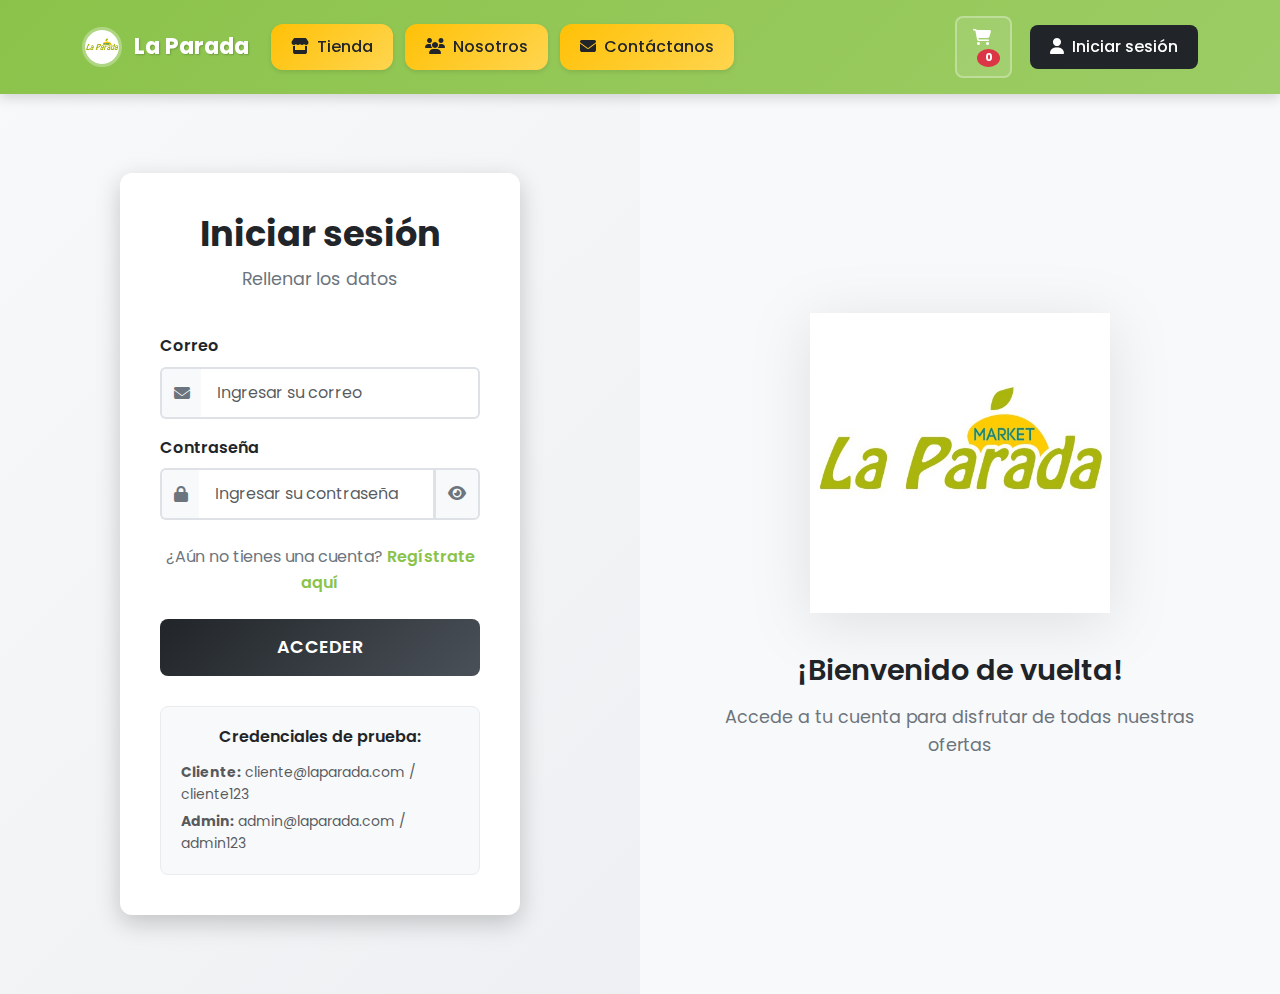
<file: frontend/pages/auth/login.html>
<!DOCTYPE html>
<html lang="es">
<head>
    <meta charset="UTF-8">
    <meta name="viewport" content="width=device-width, initial-scale=1.0">
    <title>Iniciar Sesión - Minimarket La Parada</title>
    
    <!-- Favicon -->
    <link rel="icon" type="image/x-icon" href="../../assets/images/favicon.ico">
    
    <!-- Bootstrap CSS -->
    <link href="https://cdn.jsdelivr.net/npm/bootstrap@5.3.2/dist/css/bootstrap.min.css" rel="stylesheet">
    <!-- Font Awesome -->
    <link href="https://cdnjs.cloudflare.com/ajax/libs/font-awesome/6.4.0/css/all.min.css" rel="stylesheet">
    <!-- Google Fonts -->
    <link href="https://fonts.googleapis.com/css2?family=Poppins:wght@300;400;500;600;700;800&display=swap" rel="stylesheet">
    <!-- CSS personalizado -->
    <link href="../../css/style.css" rel="stylesheet">
    <link href="../../css/auth.css" rel="stylesheet">
</head>
<body class="auth-body">
    <!-- Navbar -->
    <nav class="navbar navbar-expand-lg navbar-custom" id="mainNavbar">
        <div class="container">
            <a class="navbar-brand" href="../../index.html">
                <div class="brand-container">
                    <img src="../../assets/images/LaParadaLogo.jpg" 
                         alt="Logo La Parada" 
                         class="brand-logo"
                         onerror="this.style.display='none'">
                    <span class="brand-text">La Parada</span>
                </div>
            </a>
            
            <button class="navbar-toggler custom-toggler" type="button" 
                    data-bs-toggle="collapse" data-bs-target="#navbarContent">
                <span class="navbar-toggler-icon"></span>
            </button>
            
            <div class="collapse navbar-collapse" id="navbarContent">
                <ul class="navbar-nav me-auto">
                    <li class="nav-item">
                        <a class="nav-link nav-btn" href="../products/catalog.html">
                            <i class="fas fa-store me-1"></i> Tienda
                        </a>
                    </li>
                    <li class="nav-item">
                        <a class="nav-link nav-btn" href="../about.html">
                            <i class="fas fa-users me-1"></i> Nosotros
                        </a>
                    </li>
                    <li class="nav-item">
                        <a class="nav-link nav-btn" href="../contact.html">
                            <i class="fas fa-envelope me-1"></i> Contáctanos
                        </a>
                    </li>
                </ul>
                
                <div class="navbar-actions">
                    <a href="../cart/cart.html" class="btn btn-cart me-2" id="cartBtn">
                        <i class="fas fa-shopping-cart me-1"></i>
                        <span class="badge bg-danger cart-badge" id="cartCount">0</span>
                    </a>
                    <a href="login.html" class="btn btn-login" id="loginBtn">
                        <i class="fas fa-user me-1"></i> Iniciar sesión
                    </a>
                </div>
            </div>
        </div>
    </nav>

    <!-- Sección de Login -->
    <section class="login-section">
        <div class="container-fluid">
            <div class="row min-vh-100">
                <!-- Formulario de Login - Lado Izquierdo -->
                <div class="col-lg-6 d-flex align-items-center justify-content-center">
                    <div class="login-container">
                        <div class="login-header">
                            <h1 class="login-title">Iniciar sesión</h1>
                            <p class="login-subtitle">Rellenar los datos</p>
                        </div>

                        <form id="loginForm" class="login-form" novalidate>
                            <!-- Campo Correo -->
                            <div class="form-group mb-3">
                                <label for="correo" class="form-label">Correo</label>
                                <div class="input-group">
                                    <span class="input-group-text">
                                        <i class="fas fa-envelope"></i>
                                    </span>
                                    <input type="email" 
                                           class="form-control" 
                                           id="correo" 
                                           name="correo"
                                           placeholder="Ingresar su correo"
                                           required>
                                </div>
                                <div class="invalid-feedback">
                                    Por favor ingrese un correo válido.
                                </div>
                            </div>

                            <!-- Campo Contraseña -->
                            <div class="form-group mb-4">
                                <label for="password" class="form-label">Contraseña</label>
                                <div class="input-group">
                                    <span class="input-group-text">
                                        <i class="fas fa-lock"></i>
                                    </span>
                                    <input type="password" 
                                           class="form-control" 
                                           id="password" 
                                           name="password"
                                           placeholder="Ingresar su contraseña"
                                           required>
                                    <button type="button" class="btn btn-outline-secondary" id="togglePassword">
                                        <i class="fas fa-eye"></i>
                                    </button>
                                </div>
                                <div class="invalid-feedback">
                                    La contraseña es requerida.
                                </div>
                            </div>

                            <!-- Enlace de registro -->
                            <div class="register-link mb-4">
                                <p>¿Aún no tienes una cuenta? 
                                   <a href="register.html" class="register-link-text">Regístrate aquí</a>
                                </p>
                            </div>

                            <!-- Botón de acceso -->
                            <button type="submit" class="btn btn-access w-100" id="loginButton">
                                <span class="btn-text">Acceder</span>
                                <span class="btn-loading" style="display: none;">
                                    <i class="fas fa-spinner fa-spin me-2"></i>
                                    Iniciando...
                                </span>
                            </button>
                        </form>

                        <!-- Mensaje de respuesta -->
                        <div id="loginMessage" class="login-message" style="display: none;">
                            <div class="alert" role="alert">
                                <i class="fas fa-info-circle me-2"></i>
                                <span id="messageText"></span>
                            </div>
                        </div>

                        <!-- Credenciales de prueba -->
                        <div class="demo-credentials">
                            <h6>Credenciales de prueba:</h6>
                            <p class="small text-muted mb-1">
                                <strong>Cliente:</strong> cliente@laparada.com / cliente123
                            </p>
                            <p class="small text-muted mb-0">
                                <strong>Admin:</strong> admin@laparada.com / admin123
                            </p>
                        </div>
                    </div>
                </div>

                <!-- Logo - Lado Derecho -->
                <div class="col-lg-6 d-flex align-items-center justify-content-center bg-light">
                    <div class="logo-section">
                        <div class="logo-container-large">
                            <img src="../../assets/images/LaParadaLogo.jpg" 
                                 alt="Logo La Parada" 
                                 class="logo-large"
                                 onerror="this.src='https://via.placeholder.com/300x300/8BC34A/ffffff?text=La+Parada'">
                        </div>
                        <div class="welcome-text">
                            <h3>¡Bienvenido de vuelta!</h3>
                            <p>Accede a tu cuenta para disfrutar de todas nuestras ofertas</p>
                        </div>
                    </div>
                </div>
            </div>
        </div>
    </section>

    <!-- Scripts -->
    <script src="https://cdn.jsdelivr.net/npm/bootstrap@5.3.2/dist/js/bootstrap.bundle.min.js"></script>
    <script src="../../js/mock-data.js"></script>
    <script src="../../js/app.js"></script>
    <script src="../../js/modules/auth.js"></script>
</body>
</html>
</file>
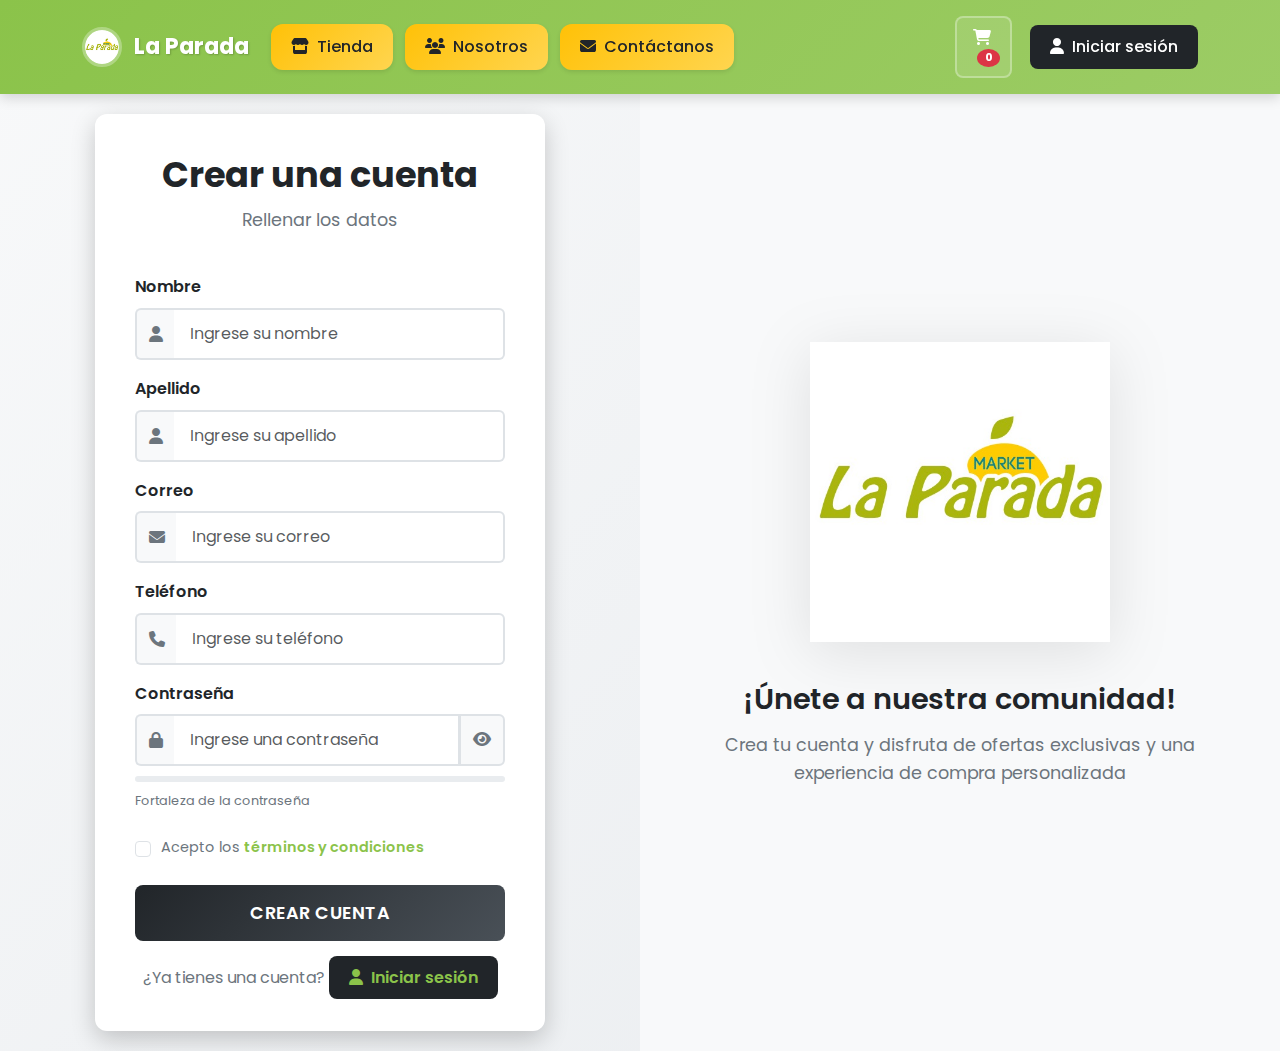
<file: frontend/pages/auth/register.html>
<!DOCTYPE html>
<html lang="es">

<head>
    <meta charset="UTF-8">
    <meta name="viewport" content="width=device-width, initial-scale=1.0">
    <title>Registro - Minimarket La Parada</title>

    <!-- Favicon -->
    <link rel="icon" type="image/x-icon" href="../../assets/images/favicon.ico">

    <!-- Bootstrap CSS -->
    <link href="https://cdn.jsdelivr.net/npm/bootstrap@5.3.2/dist/css/bootstrap.min.css" rel="stylesheet">
    <!-- Font Awesome -->
    <link href="https://cdnjs.cloudflare.com/ajax/libs/font-awesome/6.4.0/css/all.min.css" rel="stylesheet">
    <!-- Google Fonts -->
    <link href="https://fonts.googleapis.com/css2?family=Poppins:wght@300;400;500;600;700;800&display=swap"
        rel="stylesheet">
    <!-- CSS personalizado -->
    <link href="../../css/style.css" rel="stylesheet">
    <link href="../../css/auth.css" rel="stylesheet">
</head>

<body class="auth-body">
    <!-- Navbar -->
    <nav class="navbar navbar-expand-lg navbar-custom" id="mainNavbar">
        <div class="container">
            <a class="navbar-brand" href="../../index.html">
                <div class="brand-container">
                    <img src="../../assets/images/LaParadaLogo.jpg" alt="Logo La Parada" class="brand-logo"
                        onerror="this.style.display='none'">
                    <span class="brand-text">La Parada</span>
                </div>
            </a>

            <button class="navbar-toggler custom-toggler" type="button" data-bs-toggle="collapse"
                data-bs-target="#navbarContent">
                <span class="navbar-toggler-icon"></span>
            </button>

            <div class="collapse navbar-collapse" id="navbarContent">
                <ul class="navbar-nav me-auto">
                    <li class="nav-item">
                        <a class="nav-link nav-btn" href="../products/catalog.html">
                            <i class="fas fa-store me-1"></i> Tienda
                        </a>
                    </li>
                    <li class="nav-item">
                        <a class="nav-link nav-btn" href="../about.html">
                            <i class="fas fa-users me-1"></i> Nosotros
                        </a>
                    </li>
                    <li class="nav-item">
                        <a class="nav-link nav-btn" href="../contact.html">
                            <i class="fas fa-envelope me-1"></i> Contáctanos
                        </a>
                    </li>
                </ul>

                <div class="navbar-actions">
                    <a href="../cart/cart.html" class="btn btn-cart me-2" id="cartBtn">
                        <i class="fas fa-shopping-cart me-1"></i>
                        <span class="badge bg-danger cart-badge" id="cartCount">0</span>
                    </a>
                    <a href="login.html" class="btn btn-login" id="loginBtn">
                        <i class="fas fa-user me-1"></i> Iniciar sesión
                    </a>
                </div>
            </div>
        </div>
    </nav>

    <!-- Sección de Registro -->
    <section class="register-section">
        <div class="container-fluid">
            <div class="row min-vh-100">
                <!-- Formulario de Registro - Lado Izquierdo -->
                <div class="col-lg-6 d-flex align-items-center justify-content-center">
                    <div class="register-container">
                        <div class="register-header">
                            <h1 class="register-title">Crear una cuenta</h1>
                            <p class="register-subtitle">Rellenar los datos</p>
                        </div>

                        <form id="registerForm" class="register-form" novalidate>
                            <!-- Campo Nombre -->
                            <div class="form-group mb-3">
                                <label for="nombre" class="form-label">Nombre</label>
                                <div class="input-group">
                                    <span class="input-group-text">
                                        <i class="fas fa-user"></i>
                                    </span>
                                    <input type="text" class="form-control" id="nombre" name="nombre"
                                        placeholder="Ingrese su nombre" required>
                                </div>
                                <div class="invalid-feedback">
                                    Por favor ingrese su nombre.
                                </div>
                            </div>

                            <!-- Campo Apellido -->
                            <div class="form-group mb-3">
                                <label for="apellido" class="form-label">Apellido</label>
                                <div class="input-group">
                                    <span class="input-group-text">
                                        <i class="fas fa-user"></i>
                                    </span>
                                    <input type="text" class="form-control" id="apellido" name="apellido"
                                        placeholder="Ingrese su apellido" required>
                                </div>
                                <div class="invalid-feedback">
                                    Por favor ingrese su apellido.
                                </div>
                            </div>

                            <!-- Campo Correo -->
                            <div class="form-group mb-3">
                                <label for="correo" class="form-label">Correo</label>
                                <div class="input-group">
                                    <span class="input-group-text">
                                        <i class="fas fa-envelope"></i>
                                    </span>
                                    <input type="email" class="form-control" id="correo" name="correo"
                                        placeholder="Ingrese su correo" required>
                                </div>
                                <div class="invalid-feedback">
                                    Por favor ingrese un correo válido.
                                </div>
                            </div>

                            <!-- Campo Teléfono -->
                            <div class="form-group mb-3">
                                <label for="telefono" class="form-label">Teléfono</label>
                                <div class="input-group">
                                    <span class="input-group-text">
                                        <i class="fas fa-phone"></i>
                                    </span>
                                    <input type="tel" class="form-control" id="telefono" name="telefono"
                                        placeholder="Ingrese su teléfono" required>
                                </div>
                                <div class="invalid-feedback">
                                    Por favor ingrese un teléfono válido.
                                </div>
                            </div>

                            <!-- Campo Contraseña -->
                            <div class="form-group mb-4">
                                <label for="password" class="form-label">Contraseña</label>
                                <div class="input-group">
                                    <span class="input-group-text">
                                        <i class="fas fa-lock"></i>
                                    </span>
                                    <input type="password" class="form-control" id="password" name="password"
                                        placeholder="Ingrese una contraseña" required>
                                    <button type="button" class="btn btn-outline-secondary" id="togglePassword">
                                        <i class="fas fa-eye"></i>
                                    </button>
                                </div>
                                <div class="invalid-feedback">
                                    La contraseña debe tener al menos 6 caracteres.
                                </div>
                                <div class="password-strength" id="passwordStrength">
                                    <div class="strength-indicator">
                                        <div class="strength-bar"></div>
                                    </div>
                                    <span class="strength-text">Fortaleza de la contraseña</span>
                                </div>
                            </div>

                            <!-- Términos y condiciones -->
                            <div class="form-group mb-4">
                                <div class="form-check">
                                    <input class="form-check-input" type="checkbox" id="terminos" name="terminos"
                                        required>
                                    <label class="form-check-label" for="terminos">
                                        Acepto los <a href="#" class="terms-link">términos y condiciones</a>
                                    </label>
                                    <div class="invalid-feedback">
                                        Debe aceptar los términos y condiciones.
                                    </div>
                                </div>
                            </div>

                            <!-- Botón de registro -->
                            <button type="submit" class="btn btn-register w-100" id="registerButton">
                                <span class="btn-text">Crear cuenta</span>
                                <span class="btn-loading" style="display: none;">
                                    <i class="fas fa-spinner fa-spin me-2"></i>
                                    Registrando...
                                </span>
                            </button>

                            <!-- Enlace de login -->
                            <div class="login-link mt-4">
                                <p class="text-center">
                                    ¿Ya tienes una cuenta?
                                    <a href="login.html" class="login-link-text">Iniciar sesión aquí</a>
                                </p>
                            </div>
                        </form>

                        <!-- Mensaje de respuesta -->
                        <div id="registerMessage" class="register-message" style="display: none;">
                            <div class="alert" role="alert">
                                <i class="fas fa-info-circle me-2"></i>
                                <span id="registerMessageText"></span>
                            </div>
                        </div>
                    </div>
                </div>

                <!-- Logo - Lado Derecho -->
                <div class="col-lg-6 d-flex align-items-center justify-content-center bg-light">
                    <div class="logo-section">
                        <div class="logo-container-large">
                            <img src="../../assets/images/LaParadaLogo.jpg" alt="Logo La Parada"
                                class="logo-large"
                                onerror="this.src='https://via.placeholder.com/300x300/8BC34A/ffffff?text=La+Parada'">
                        </div>
                        <div class="welcome-text">
                            <h3>¡Únete a nuestra comunidad!</h3>
                            <p>Crea tu cuenta y disfruta de ofertas exclusivas y una experiencia de compra personalizada
                            </p>
                        </div>
                    </div>
                </div>
            </div>
        </div>
    </section>

    <!-- Scripts -->
    <script src="https://cdn.jsdelivr.net/npm/bootstrap@5.3.2/dist/js/bootstrap.bundle.min.js"></script>
    <script src="../../js/app.js"></script>
    <script src="../../js/modules/register.js"></script>
</body>

</html>
</file>
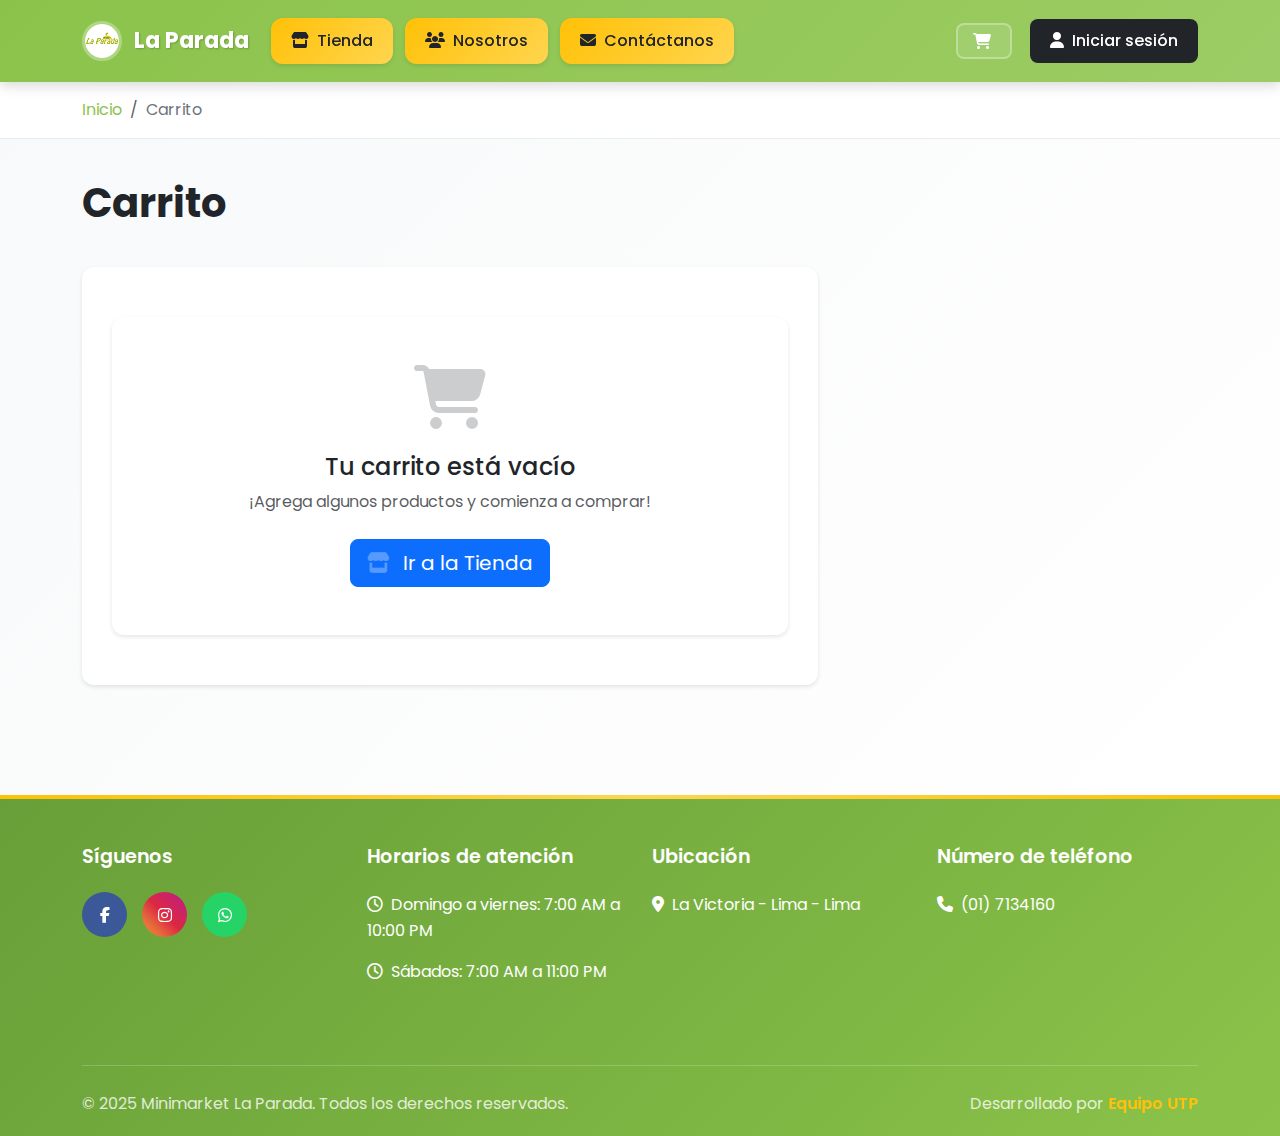
<file: frontend/pages/cart/cart.html>
<!DOCTYPE html>
<html lang="es">

<head>
    <meta charset="UTF-8">
    <meta name="viewport" content="width=device-width, initial-scale=1.0">
    <title>Carrito de Compras - Minimarket La Parada</title>

    <!-- Favicon -->
    <link rel="icon" type="image/x-icon" href="../../assets/images/favicon.ico">

    <!-- Bootstrap CSS -->
    <link href="https://cdn.jsdelivr.net/npm/bootstrap@5.3.2/dist/css/bootstrap.min.css" rel="stylesheet">
    <!-- Font Awesome -->
    <link href="https://cdnjs.cloudflare.com/ajax/libs/font-awesome/6.4.0/css/all.min.css" rel="stylesheet">
    <!-- Google Fonts -->
    <link href="https://fonts.googleapis.com/css2?family=Poppins:wght@300;400;500;600;700;800&display=swap"
        rel="stylesheet">
    <!-- CSS personalizado -->
    <link href="../../css/style.css" rel="stylesheet">
    <link href="../../css/cart.css" rel="stylesheet">
</head>

<body>
    <!-- Navbar -->
    <nav class="navbar navbar-expand-lg navbar-custom" id="mainNavbar">
        <div class="container">
            <a class="navbar-brand" href="../../index.html">
                <div class="brand-container">
                    <img src="../../assets/images/LaParadaLogo.jpg" alt="Logo La Parada" class="brand-logo"
                        onerror="this.style.display='none'">
                    <span class="brand-text">La Parada</span>
                </div>
            </a>

            <button class="navbar-toggler custom-toggler" type="button" data-bs-toggle="collapse"
                data-bs-target="#navbarContent">
                <span class="navbar-toggler-icon"></span>
            </button>

            <div class="collapse navbar-collapse" id="navbarContent">
                <ul class="navbar-nav me-auto">
                    <li class="nav-item">
                        <a class="nav-link nav-btn" href="../products/catalog.html">
                            <i class="fas fa-store me-1"></i> Tienda
                        </a>
                    </li>
                    <li class="nav-item">
                        <a class="nav-link nav-btn" href="../about.html">
                            <i class="fas fa-users me-1"></i> Nosotros
                        </a>
                    </li>
                    <li class="nav-item">
                        <a class="nav-link nav-btn" href="../contact.html">
                            <i class="fas fa-envelope me-1"></i> Contáctanos
                        </a>
                    </li>
                </ul>

                <div class="navbar-actions">
                    <a href="cart.html" class="btn btn-cart me-2 active" id="cartBtn">
                        <i class="fas fa-shopping-cart me-1"></i>
                        <span class="badge bg-danger cart-badge" id="cartCount">0</span>
                    </a>
                    <a href="../auth/login.html" class="btn btn-login" id="loginBtn">
                        <i class="fas fa-user me-1"></i> Iniciar sesión
                    </a>
                </div>
            </div>
        </div>
    </nav>

    <!-- Breadcrumb -->
    <nav aria-label="breadcrumb" class="breadcrumb-section">
        <div class="container">
            <ol class="breadcrumb">
                <li class="breadcrumb-item"><a href="../../index.html">Inicio</a></li>
                <li class="breadcrumb-item active" aria-current="page">Carrito</li>
            </ol>
        </div>
    </nav>

    <!-- Cart Section -->
    <section class="cart-section">
        <div class="container">
            <div class="row">
                <div class="col-12">
                    <h1 class="cart-title">Carrito</h1>
                </div>
            </div>

            <!-- Cart Content -->
            <div class="row">
                <!-- Cart Items - Left Column -->
                <div class="col-lg-8 col-md-7">
                    <div class="cart-items-container">
                        <!-- Cart Table -->
                        <div class="cart-table-container" id="cartTableContainer">
                            <table class="cart-table table">
                                <thead>
                                    <tr>
                                        <th scope="col">Producto</th>
                                        <th scope="col">Precio</th>
                                        <th scope="col">Cantidad</th>
                                        <th scope="col">SubTotal</th>
                                        <th scope="col"></th>
                                    </tr>
                                </thead>
                                <tbody id="cartTableBody">
                                    <!-- Cart items se insertan aquí -->
                                </tbody>
                            </table>
                        </div>

                        <!-- Empty Cart State -->
                        <div class="empty-cart-state" id="emptyCartState" style="display: none;">
                            <div class="text-center py-5">
                                <i class="fas fa-shopping-cart fa-4x text-muted mb-4"></i>
                                <h4>Tu carrito está vacío</h4>
                                <p class="text-muted mb-4">¡Agrega algunos productos y comienza a comprar!</p>
                                <a href="../products/catalog.html" class="btn btn-primary btn-lg">
                                    <i class="fas fa-store me-2"></i>
                                    Ir a la Tienda
                                </a>
                            </div>
                        </div>

                        <!-- Cart Actions -->
                        <div class="cart-actions" id="cartActions" style="display: none;">
                            <div class="row">
                                <div class="col-md-6">
                                    <button class="btn btn-outline-danger" onclick="CartModule.clearCart()">
                                        <i class="fas fa-trash me-2"></i>
                                        Vaciar Carrito
                                    </button>
                                </div>
                                <div class="col-md-6 text-end">
                                    <a href="../products/catalog.html" class="btn btn-outline-primary">
                                        <i class="fas fa-arrow-left me-2"></i>
                                        Seguir Comprando
                                    </a>
                                </div>
                            </div>
                        </div>
                    </div>
                </div>

                <!-- Cart Summary - Right Column -->
                <div class="col-lg-4 col-md-5">
                    <div class="cart-summary-container" id="cartSummaryContainer" style="display: none;">
                        <div class="cart-summary">
                            <h4 class="summary-title">Precio total del carrito</h4>

                            <!-- Price Breakdown -->
                            <div class="price-breakdown">
                                <div class="price-item">
                                    <span class="price-label">Subtotal:</span>
                                    <span class="price-value" id="cartSubtotal">S/. 0.00</span>
                                </div>
                                <div class="price-item" id="shippingRow" style="display: none;">
                                    <span class="price-label">Envío:</span>
                                    <span class="price-value" id="cartShipping">S/. 0.00</span>
                                </div>
                                <div class="price-item" id="discountRow" style="display: none;">
                                    <span class="price-label">Descuento:</span>
                                    <span class="price-value text-success" id="cartDiscount">-S/. 0.00</span>
                                </div>
                                <hr class="summary-divider">
                                <div class="price-item price-total">
                                    <span class="price-label">Total:</span>
                                    <span class="price-value" id="cartTotal">S/. 0.00</span>
                                </div>
                            </div>

                            <!-- Coupon Code -->
                            <div class="coupon-section">
                                <div class="coupon-form">
                                    <div class="input-group">
                                        <input type="text" class="form-control" id="couponInput"
                                            placeholder="Código de descuento">
                                        <button class="btn btn-outline-secondary" type="button" id="applyCouponBtn"
                                            onclick="CartModule.applyCoupon()">
                                            Aplicar
                                        </button>
                                    </div>
                                    <small class="text-muted">¿Tienes un código de descuento?</small>
                                </div>
                            </div>

                            <!-- Checkout Button -->
                            <div class="checkout-section">
                                <!-- Este botón ya llama a CartModule.proceedToCheckout() -->
                                <button class="btn btn-checkout btn-lg w-100" id="checkoutBtn"
                                    onclick="CartModule.proceedToCheckout()">
                                    <i class="fas fa-credit-card me-2"></i>
                                    Finalizar compra
                                </button>


                                <!-- Payment Methods -->
                                <div class="payment-methods mt-3">
                                    <small class="text-muted d-block text-center mb-2">Métodos de pago
                                        aceptados:</small>
                                    <div class="payment-icons text-center">
                                        <i class="fab fa-cc-visa"></i>
                                        <i class="fab fa-cc-mastercard"></i>
                                        <i class="fab fa-cc-paypal"></i>
                                        <i class="fas fa-mobile-alt"></i>
                                    </div>
                                </div>
                            </div>

                            <!-- Security Badge -->
                            <div class="security-badge text-center mt-3">
                                <i class="fas fa-shield-alt text-success me-2"></i>
                                <small class="text-muted">Compra 100% segura</small>
                            </div>
                        </div>
                    </div>
                </div>
            </div>

            <!-- Recommended Products -->
            <div class="row mt-5" id="recommendedSection" style="display: none;">
                <div class="col-12">
                    <h4 class="recommended-title">También te puede interesar</h4>
                    <div class="recommended-products" id="recommendedProducts">
                        <!-- Productos recomendados se insertan aquí -->
                    </div>
                </div>
            </div>
        </div>
    </section>

    <!-- Footer -->
    <footer class="footer-main">
        <div class="container">
            <div class="row">
                <div class="col-lg-3 col-md-6 mb-4">
                    <h5 class="footer-title">Síguenos</h5>
                    <div class="social-links">
                        <a href="#" class="social-link facebook"><i class="fab fa-facebook-f"></i></a>
                        <a href="#" class="social-link instagram"><i class="fab fa-instagram"></i></a>
                        <a href="#" class="social-link whatsapp"><i class="fab fa-whatsapp"></i></a>
                    </div>
                </div>
                <div class="col-lg-3 col-md-6 mb-4">
                    <h5 class="footer-title">Horarios de atención</h5>
                    <div class="footer-info">
                        <p><i class="far fa-clock me-2"></i>Domingo a viernes: 7:00 AM a 10:00 PM</p>
                        <p><i class="far fa-clock me-2"></i>Sábados: 7:00 AM a 11:00 PM</p>
                    </div>
                </div>
                <div class="col-lg-3 col-md-6 mb-4">
                    <h5 class="footer-title">Ubicación</h5>
                    <div class="footer-info">
                        <p><i class="fas fa-map-marker-alt me-2"></i>La Victoria - Lima - Lima</p>
                    </div>
                </div>
                <div class="col-lg-3 col-md-6 mb-4">
                    <h5 class="footer-title">Número de teléfono</h5>
                    <div class="footer-info">
                        <p><i class="fas fa-phone me-2"></i><a href="tel:+5117134160">(01) 7134160</a></p>
                    </div>
                </div>
            </div>
            <div class="footer-bottom">
                <div class="row align-items-center">
                    <div class="col-md-6">
                        <p class="copyright">&copy; 2025 Minimarket La Parada. Todos los derechos reservados.</p>
                    </div>
                    <div class="col-md-6 text-end">
                        <p class="dev-credit">Desarrollado por <span class="highlight">Equipo UTP</span></p>
                    </div>
                </div>
            </div>
        </div>
    </footer>

    <script src="https://cdn.jsdelivr.net/npm/bootstrap@5.3.2/dist/js/bootstrap.bundle.min.js"></script>
    <script src="../../js/api-client.js"></script>
    <script src="../../js/auth-manager.js"></script>
    <script src="../../js/cart-manager.js"></script>

    <script src="../../js/main.js"></script>
</body>

</html>
</file>
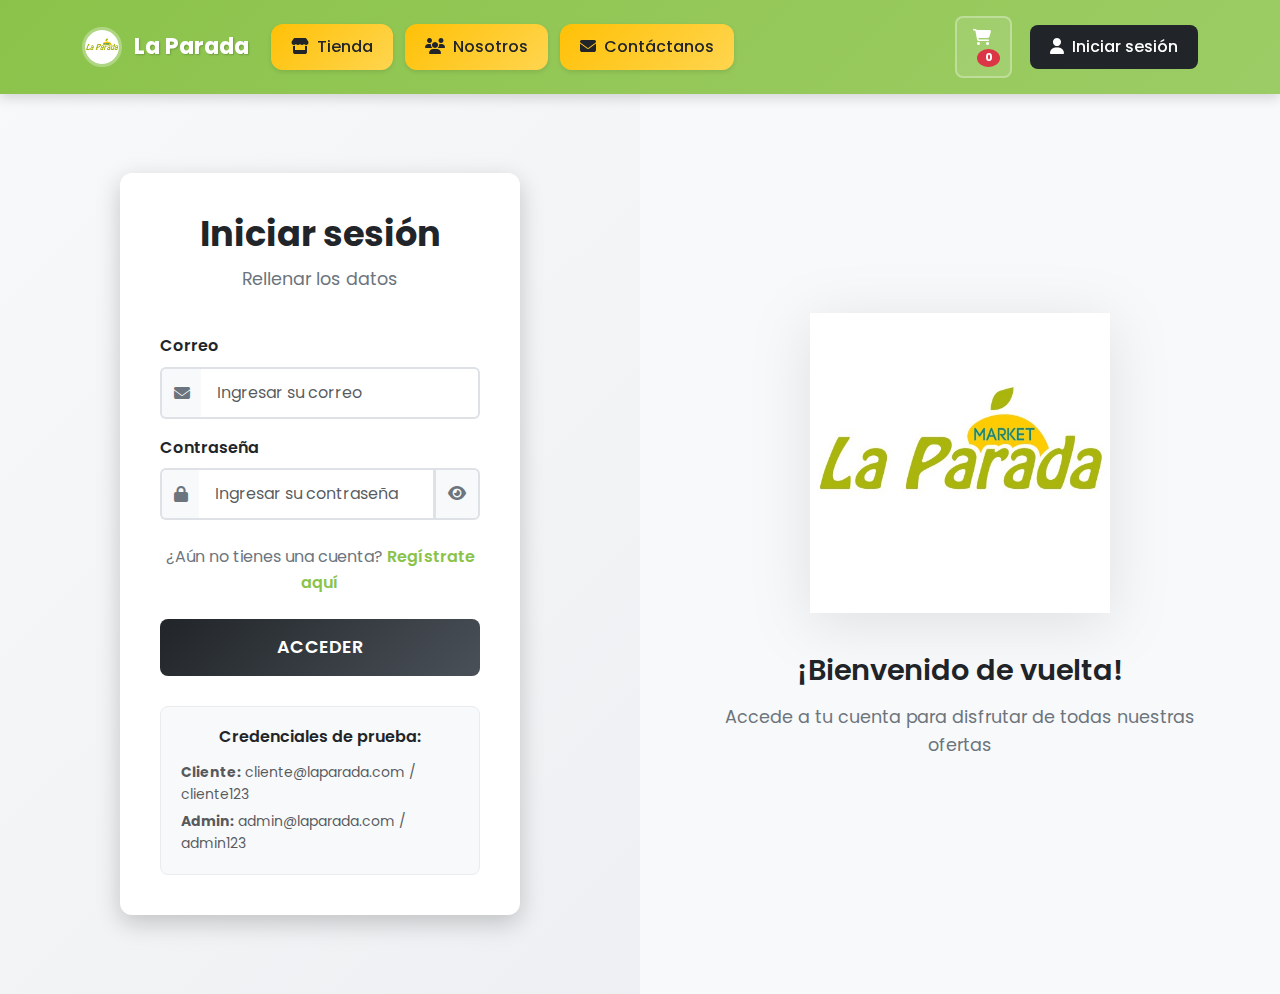
<file: frontend/pages/checkout/checkout.html>
<!DOCTYPE html>
<html lang="es">

<head>
    <meta charset="UTF-8">
    <meta name="viewport" content="width=device-width, initial-scale=1.0">
    <title>Detalles de facturación - Minimarket La Parada</title>

    <!-- Favicon -->
    <link rel="icon" type="image/x-icon" href="../../assets/images/favicon.ico">

    <!-- Bootstrap CSS -->
    <link href="https://cdn.jsdelivr.net/npm/bootstrap@5.3.2/dist/css/bootstrap.min.css" rel="stylesheet">
    <!-- Font Awesome -->
    <link href="https://cdnjs.cloudflare.com/ajax/libs/font-awesome/6.4.0/css/all.min.css" rel="stylesheet">
    <!-- Google Fonts -->
    <link href="https://fonts.googleapis.com/css2?family=Poppins:wght@300;400;500;600;700;800&display=swap"
        rel="stylesheet">
    <!-- CSS personalizado -->
    <link href="../../css/style.css" rel="stylesheet">
    <link href="../../css/checkout.css" rel="stylesheet">
</head>

<body>
    <!-- Navbar -->
    <nav class="navbar navbar-expand-lg navbar-custom" id="mainNavbar">
        <div class="container">
            <a class="navbar-brand" href="../../index.html">
                <div class="brand-container">
                    <img src="../../assets/images/LaParadaLogo.jpg" alt="Logo La Parada" class="brand-logo"
                        onerror="this.style.display='none'">
                    <span class="brand-text">La Parada</span>
                </div>
            </a>

            <button class="navbar-toggler custom-toggler" type="button" data-bs-toggle="collapse"
                data-bs-target="#navbarContent">
                <span class="navbar-toggler-icon"></span>
            </button>

            <div class="collapse navbar-collapse" id="navbarContent">
                <ul class="navbar-nav me-auto">
                    <li class="nav-item">
                        <a class="nav-link nav-btn" href="../products/catalog.html">
                            <i class="fas fa-store me-1"></i> Tienda
                        </a>
                    </li>
                    <li class="nav-item">
                        <a class="nav-link nav-btn" href="../about.html">
                            <i class="fas fa-users me-1"></i> Nosotros
                        </a>
                    </li>
                    <li class="nav-item">
                        <a class="nav-link nav-btn" href="../contact.html">
                            <i class="fas fa-envelope me-1"></i> Contáctanos
                        </a>
                    </li>
                </ul>

                <div class="navbar-actions">
                    <a href="../cart/cart.html" class="btn btn-cart me-2" id="cartBtn">
                        <i class="fas fa-shopping-cart me-1"></i>
                        <span class="badge bg-danger cart-badge" id="cartCount">0</span>
                    </a>
                    <a href="../auth/login.html" class="btn btn-login" id="loginBtn">
                        <i class="fas fa-user me-1"></i> Iniciar sesión
                    </a>
                </div>
            </div>
        </div>
    </nav>

    <!-- Progress Bar -->
    <div class="checkout-progress">
        <div class="container">
            <div class="progress-steps">
                <div class="progress-step completed">
                    <div class="step-number">1</div>
                    <span class="step-label">Carrito</span>
                </div>
                <div class="progress-step active">
                    <div class="step-number">2</div>
                    <span class="step-label">Facturación</span>
                </div>
                <div class="progress-step">
                    <div class="step-number">3</div>
                    <span class="step-label">Confirmación</span>
                </div>
            </div>
        </div>
    </div>

    <!-- Checkout Section -->
    <section class="checkout-section">
        <div class="container">
            <div class="row">
                <div class="col-12">
                    <h1 class="checkout-title">Detalles de facturación</h1>
                </div>
            </div>

            <div class="row">
                <!-- Checkout Form - Left Column -->
                <div class="col-lg-8">
                    <div class="checkout-form-container">
                        <!-- Close Button (igual que en la imagen) -->
                        <button class="btn-close-checkout" onclick="CheckoutModule.goBack()" title="Volver al carrito">
                            <i class="fas fa-times"></i>
                        </button>

                        <form id="checkoutForm" class="checkout-form" novalidate>
                            <!-- Datos del Cliente -->
                            <div class="form-section">
                                <h4 class="section-title">
                                    <i class="fas fa-user me-2"></i>
                                    Datos del cliente
                                </h4>

                                <div class="row">
                                    <div class="col-md-6 mb-3">
                                        <label for="nombre" class="form-label">Nombre:</label>
                                        <input type="text" class="form-control" id="nombre" name="nombre"
                                            placeholder="Ingrese su nombre" required>
                                        <div class="invalid-feedback">
                                            El nombre es requerido
                                        </div>
                                    </div>
                                    <div class="col-md-6 mb-3">
                                        <label for="apellido" class="form-label">Apellido:</label>
                                        <input type="text" class="form-control" id="apellido" name="apellido"
                                            placeholder="Ingrese su apellido" required>
                                        <div class="invalid-feedback">
                                            El apellido es requerido
                                        </div>
                                    </div>
                                </div>

                                <div class="mb-3">
                                    <label for="correo" class="form-label">Correo electrónico:</label>
                                    <input type="email" class="form-control" id="correo" name="correo"
                                        placeholder="Ingrese su correo electrónico" required>
                                    <div class="invalid-feedback">
                                        Ingrese un correo electrónico válido
                                    </div>
                                </div>
                            </div>

                            <!-- Datos de Entrega -->
                            <div class="form-section">
                                <h4 class="section-title">
                                    <i class="fas fa-truck me-2"></i>
                                    Datos de entrega
                                </h4>

                                <div class="mb-3">
                                    <label for="direccion" class="form-label">Dirección:</label>
                                    <input type="text" class="form-control" id="direccion" name="direccion"
                                        placeholder="Ingrese su dirección" required>
                                    <div class="invalid-feedback">
                                        La dirección es requerida
                                    </div>
                                </div>

                                <div class="row">
                                    <div class="col-md-8 mb-3">
                                        <label for="ciudad" class="form-label">Ciudad:</label>
                                        <select class="form-select" id="ciudad" name="ciudad" required>
                                            <option value="">Ingrese su ciudad</option>
                                            <option value="lima">Lima</option>
                                            <option value="callao">Callao</option>
                                            <option value="la-victoria">La Victoria</option>
                                            <option value="san-miguel">San Miguel</option>
                                            <option value="miraflores">Miraflores</option>
                                            <option value="san-isidro">San Isidro</option>
                                            <option value="surco">Surco</option>
                                            <option value="otros">Otros</option>
                                        </select>
                                        <div class="invalid-feedback">
                                            Seleccione una ciudad
                                        </div>
                                    </div>
                                    <div class="col-md-4 mb-3">
                                        <label for="referencia" class="form-label">Referencia (opcional):</label>
                                        <input type="text" class="form-control" id="referencia" name="referencia"
                                            placeholder="Ingrese su referencia">
                                    </div>
                                </div>
                            </div>

                            <!-- Método de Pago -->
                            <div class="form-section">
                                <h4 class="section-title">
                                    <i class="fas fa-credit-card me-2"></i>
                                    Método de pago
                                </h4>

                                <!-- Payment Method Selection -->
                                <div class="payment-method-selection mb-4">
                                    <div class="payment-option">
                                        <input type="radio" id="tarjeta" name="metodo_pago" value="tarjeta" checked
                                            onchange="CheckoutModule.togglePaymentMethod('tarjeta')">
                                        <label for="tarjeta" class="payment-label">
                                            <i class="fas fa-credit-card me-2"></i>
                                            Tarjeta de Crédito/Débito
                                        </label>
                                    </div>
                                </div>

                                <!-- Card Payment Fields -->
                                <div id="cardPaymentFields" class="card-payment-fields">
                                    <div class="mb-3">
                                        <label for="numero_tarjeta" class="form-label">Número de tarjeta:</label>
                                        <input type="text" class="form-control" id="numero_tarjeta"
                                            name="numero_tarjeta" placeholder="Ej. 1111 1111 1111 1111" maxlength="19"
                                            required>
                                        <div class="invalid-feedback">
                                            Ingrese un número de tarjeta válido
                                        </div>
                                        <div class="card-icons">
                                            <i class="fab fa-cc-visa"></i>
                                            <i class="fab fa-cc-mastercard"></i>
                                            <i class="fab fa-cc-amex"></i>
                                        </div>
                                    </div>

                                    <div class="row">
                                        <div class="col-md-6 mb-3">
                                            <label for="caducidad" class="form-label">Caducidad:</label>
                                            <input type="text" class="form-control" id="caducidad" name="caducidad"
                                                placeholder="MM/AA" maxlength="5" required>
                                            <div class="invalid-feedback">
                                                Formato: MM/AA
                                            </div>
                                        </div>
                                        <div class="col-md-6 mb-3">
                                            <label for="cvv" class="form-label">CVV:</label>
                                            <input type="text" class="form-control" id="cvv" name="cvv"
                                                placeholder="Ej. 123" maxlength="4" required>
                                            <div class="invalid-feedback">
                                                CVV de 3-4 dígitos
                                            </div>
                                        </div>
                                    </div>
                                </div>
                            </div>

                            <!-- Términos y Condiciones -->
                            <div class="form-section">
                                <div class="form-check mb-4">
                                    <input class="form-check-input" type="checkbox" id="terminos_checkout"
                                        name="terminos_checkout" required>
                                    <label class="form-check-label" for="terminos_checkout">
                                        Acepto los <a href="#" class="terms-link"
                                            onclick="CheckoutModule.showTerms()">términos y condiciones</a>
                                        y la <a href="#" class="terms-link"
                                            onclick="CheckoutModule.showPrivacy()">política de privacidad</a>
                                    </label>
                                    <div class="invalid-feedback">
                                        Debe aceptar los términos y condiciones
                                    </div>
                                </div>
                            </div>

                            <!-- Submit Button -->
                            <div class="checkout-submit">
                                <button type="submit" class="btn btn-checkout-submit w-100" id="submitCheckout">
                                    <span class="submit-text">
                                        <i class="fas fa-lock me-2"></i>
                                        Finalizar compra
                                    </span>
                                    <span class="submit-loading" style="display: none;">
                                        <i class="fas fa-spinner fa-spin me-2"></i>
                                        Procesando...
                                    </span>
                                </button>
                            </div>
                        </form>
                    </div>
                </div>

                <!-- Order Summary - Right Column -->
                <div class="col-lg-4">
                    <div class="order-summary-container">
                        <div class="order-summary">
                            <h4 class="summary-title">Resumen del pedido</h4>

                            <!-- Items -->
                            <div class="order-items" id="orderItems">
                                <!-- Items se cargan dinámicamente -->
                            </div>

                            <!-- Totals -->
                            <div class="order-totals">
                                <div class="total-item">
                                    <span>Subtotal:</span>
                                    <span id="orderSubtotal">S/. 0.00</span>
                                </div>
                                <div class="total-item">
                                    <span>Envío:</span>
                                    <span id="orderShipping">S/. 10.00</span>
                                </div>
                                <div class="total-item" id="discountRow" style="display: none;">
                                    <span>Descuento:</span>
                                    <span id="orderDiscount" class="text-success">-S/. 0.00</span>
                                </div>
                                <hr>
                                <div class="total-item total-final">
                                    <strong>
                                        <span>Total:</span>
                                        <span id="orderTotal">S/. 0.00</span>
                                    </strong>
                                </div>
                            </div>

                            <!-- Security Badge -->
                            <div class="security-info">
                                <div class="security-item">
                                    <i class="fas fa-shield-alt text-success me-2"></i>
                                    <small>Pago 100% seguro</small>
                                </div>
                                <div class="security-item">
                                    <i class="fas fa-lock text-success me-2"></i>
                                    <small>Datos protegidos con SSL</small>
                                </div>
                            </div>
                        </div>
                    </div>
                </div>
            </div>
        </div>
    </section>

    <!-- Footer -->
    <footer class="footer-main">
        <div class="container">
            <div class="row">
                <div class="col-lg-3 col-md-6 mb-4">
                    <h5 class="footer-title">Síguenos</h5>
                    <div class="social-links">
                        <a href="#" class="social-link facebook"><i class="fab fa-facebook-f"></i></a>
                        <a href="#" class="social-link instagram"><i class="fab fa-instagram"></i></a>
                        <a href="#" class="social-link whatsapp"><i class="fab fa-whatsapp"></i></a>
                    </div>
                </div>
                <div class="col-lg-3 col-md-6 mb-4">
                    <h5 class="footer-title">Horarios de atención</h5>
                    <div class="footer-info">
                        <p><i class="far fa-clock me-2"></i>Domingo a viernes: 7:00 AM a 10:00 PM</p>
                        <p><i class="far fa-clock me-2"></i>Sábados: 7:00 AM a 11:00 PM</p>
                    </div>
                </div>
                <div class="col-lg-3 col-md-6 mb-4">
                    <h5 class="footer-title">Ubicación</h5>
                    <div class="footer-info">
                        <p><i class="fas fa-map-marker-alt me-2"></i>La Victoria - Lima - Lima</p>
                    </div>
                </div>
                <div class="col-lg-3 col-md-6 mb-4">
                    <h5 class="footer-title">Número de teléfono</h5>
                    <div class="footer-info">
                        <p><i class="fas fa-phone me-2"></i><a href="tel:+5117134160">(01) 7134160</a></p>
                    </div>
                </div>
            </div>
            <div class="footer-bottom">
                <div class="row align-items-center">
                    <div class="col-md-6">
                        <p class="copyright">&copy; 2025 Minimarket La Parada. Todos los derechos reservados.</p>
                    </div>
                    <div class="col-md-6 text-end">
                        <p class="dev-credit">Desarrollado por <span class="highlight">Equipo UTP</span></p>
                    </div>
                </div>
            </div>
        </div>
    </footer>

    <!-- Scripts -->
    <script src="https://cdn.jsdelivr.net/npm/bootstrap@5.3.2/dist/js/bootstrap.bundle.min.js"></script>
    <script src="../../js/api-client.js"></script>
    <script src="../../js/auth-manager.js"></script>
    <script src="../../js/products-fixed.js"></script>
    <script src="../../js/cart-manager.js"></script>
    <script src="../../js/checkout-manager.js"></script>
    <script src="../../js/main.js"></script>
</body>

</html>
</file>
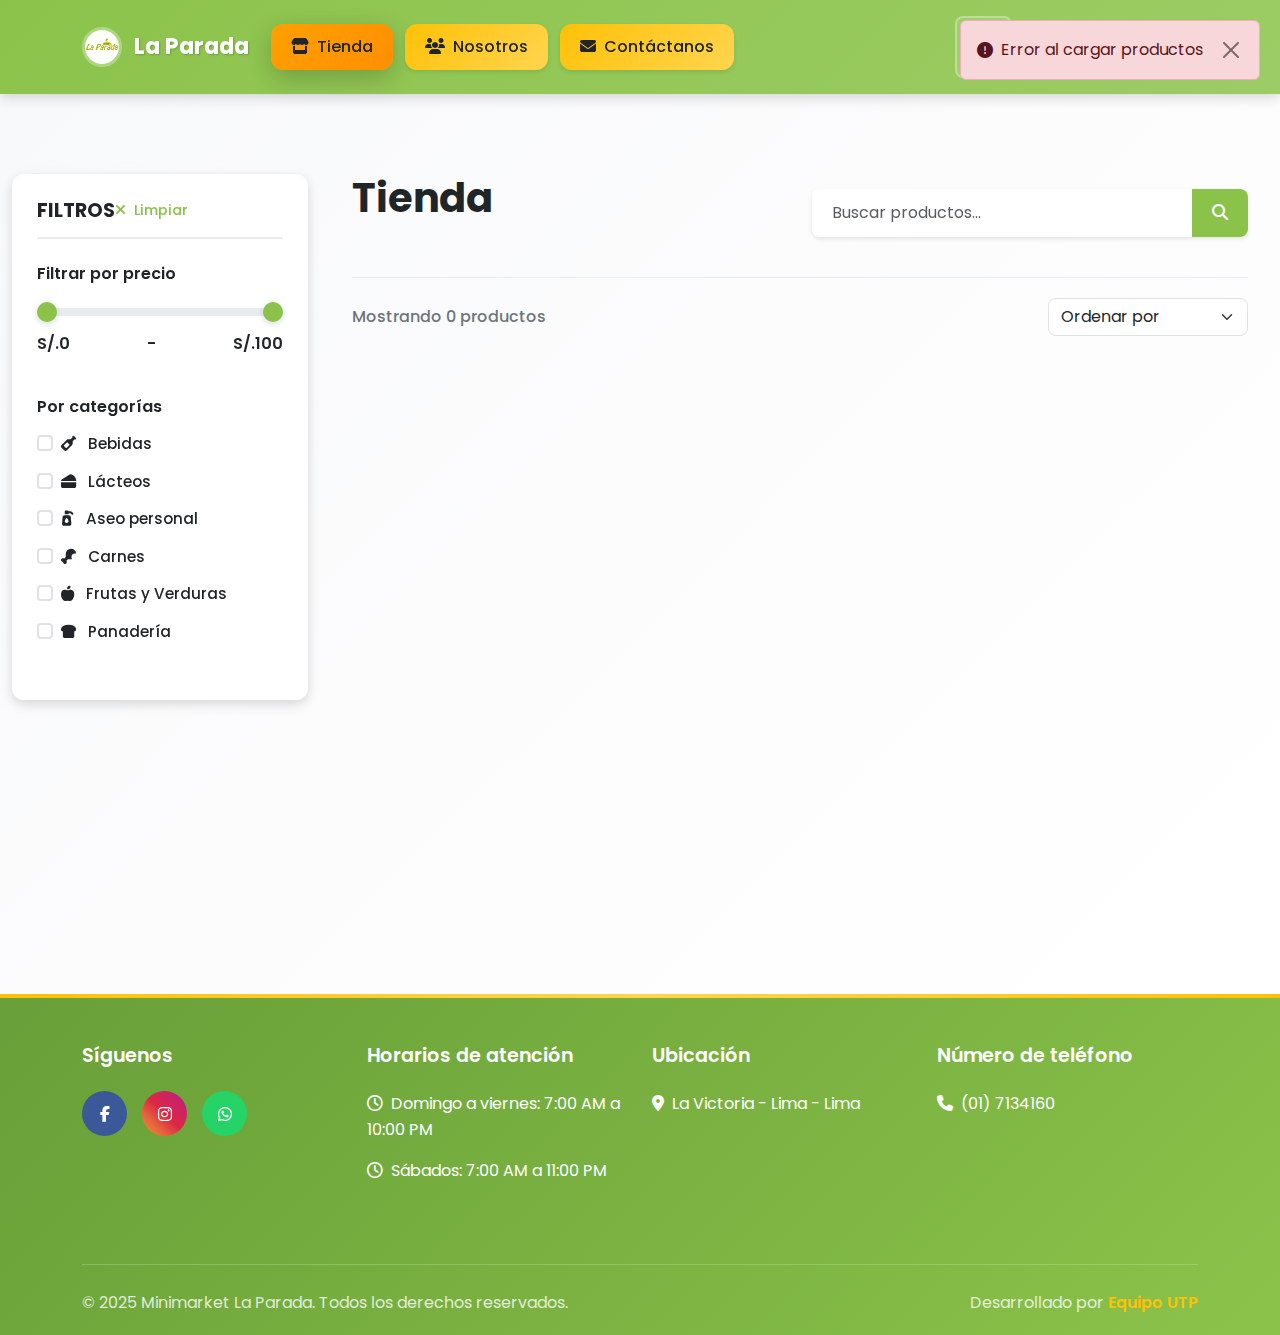
<file: frontend/pages/checkout/order-confirmation.html>
<!DOCTYPE html>
<html lang="es">
<head>
    <meta charset="UTF-8">
    <meta name="viewport" content="width=device-width, initial-scale=1.0">
    <title>Confirmación de Pedido - Minimarket La Parada</title>

    <link rel="icon" type="image/x-icon" href="../../assets/images/favicon.ico">
    <link href="https://cdn.jsdelivr.net/npm/bootstrap@5.3.2/dist/css/bootstrap.min.css" rel="stylesheet">
    <link href="https://cdnjs.cloudflare.com/ajax/libs/font-awesome/6.4.0/css/all.min.css" rel="stylesheet">
    <link href="https://fonts.googleapis.com/css2?family=Poppins:wght@300;400;500;600;700&display=swap" rel="stylesheet">

    <link href="../../css/style.css" rel="stylesheet">
    <link href="../../css/order-confirmation.css" rel="stylesheet">
</head>

<body>

    <!-- NAVBAR -->
    <nav class="navbar navbar-expand-lg navbar-custom" id="mainNavbar">
        <div class="container">
            <a class="navbar-brand" href="../../index.html">
                <div class="brand-container">
                    <img src="../../assets/images/LaParadaLogo.jpg" class="brand-logo">
                    <span class="brand-text">La Parada</span>
                </div>
            </a>

            <button class="navbar-toggler custom-toggler" type="button" data-bs-toggle="collapse" data-bs-target="#navbarContent">
                <span class="navbar-toggler-icon"></span>
            </button>

            <div class="collapse navbar-collapse" id="navbarContent">
                <ul class="navbar-nav me-auto">
                    <li class="nav-item"><a class="nav-link nav-btn" href="../products/catalog.html"><i class="fas fa-store me-1"></i> Tienda</a></li>
                    <li class="nav-item"><a class="nav-link nav-btn" href="../about.html"><i class="fas fa-users me-1"></i> Nosotros</a></li>
                    <li class="nav-item"><a class="nav-link nav-btn" href="../contact.html"><i class="fas fa-envelope me-1"></i> Contáctanos</a></li>
                </ul>

                <div class="navbar-actions">
                    <a href="../cart/cart.html" class="btn btn-cart me-2" id="cartBtn">
                        <i class="fas fa-shopping-cart me-1"></i>
                        <span class="badge bg-danger cart-badge" id="cartCount">0</span>
                    </a>
                    <a href="../auth/login.html" class="btn btn-login" id="loginBtn">
                        <i class="fas fa-user me-1"></i>
                        Iniciar sesión
                    </a>
                </div>
            </div>
        </div>
    </nav>

    <!-- MAIN SECTION -->
    <section class="confirmation-section">
        <div class="container">
            <div class="confirmation-card">

                <!-- Ícono grande -->
                <div class="confirmation-icon">
                    <i class="fas fa-check-circle"></i>
                </div>

                <h1 class="confirmation-title">¡Tu pedido fue realizado con éxito!</h1>
                <p class="confirmation-msg">Gracias por tu compra. A continuación se muestran los detalles de tu pedido.</p>

                <!-- ID del pedido -->
                <div class="order-id-box">
                    <span class="label">ID del Pedido:</span>
                    <strong id="orderId">#000000</strong>
                </div>

                <!-- TABLA DE PRODUCTOS -->
                <div class="table-responsive mt-4">
                    <table class="table order-table">
                        <thead>
                            <tr>
                                <th>Producto</th>
                                <th>Cantidad</th>
                                <th>Precio</th>
                                <th>Subtotal</th>
                            </tr>
                        </thead>
                        <tbody id="orderProducts">
                            <!-- Se llenará dinámicamente -->
                        </tbody>
                    </table>
                </div>

                <!-- TOTAL -->
                <div class="order-total-box">
                    <span>Total Pagado:</span>
                    <strong id="orderTotal">S/. 0.00</strong>
                </div>

                <!-- BOTONES -->
                <div class="confirmation-buttons">
                    <a href="../products/catalog.html" class="btn btn-primary-shop">
                        <i class="fas fa-store me-2"></i> Volver a la tienda
                    </a>

                    <a href="../checkout/my-orders.html" class="btn btn-secondary-orders">
                        <i class="fas fa-list me-2"></i> Ver mis pedidos
                    </a>
                </div>

            </div>
        </div>
    </section>

    <!-- FOOTER -->
    <footer class="footer-main">
        <div class="container">
            <div class="row">
                <div class="col-lg-3 col-md-6 mb-4">
                    <h5 class="footer-title">Síguenos</h5>
                    <div class="social-links">
                        <a href="#" class="social-link facebook"><i class="fab fa-facebook-f"></i></a>
                        <a href="#" class="social-link instagram"><i class="fab fa-instagram"></i></a>
                        <a href="#" class="social-link whatsapp"><i class="fab fa-whatsapp"></i></a>
                    </div>
                </div>
                <div class="col-lg-3 col-md-6 mb-4">
                    <h5 class="footer-title">Horarios de atención</h5>
                    <p>Domingo a viernes: 7 AM - 10 PM</p>
                    <p>Sábados: 7 AM - 11 PM</p>
                </div>
                <div class="col-lg-3 col-md-6 mb-4">
                    <h5 class="footer-title">Ubicación</h5>
                    <p>La Victoria - Lima - Perú</p>
                </div>
                <div class="col-lg-3 col-md-6 mb-4">
                    <h5 class="footer-title">Teléfono</h5>
                    <p><i class="fas fa-phone me-2"></i>(01) 7134160</p>
                </div>
            </div>

            <div class="footer-bottom">
                <p>&copy; 2025 Minimarket La Parada. Todos los derechos reservados.</p>
            </div>
        </div>
    </footer>

    <script src="https://cdn.jsdelivr.net/npm/bootstrap@5.3.2/dist/js/bootstrap.bundle.min.js"></script>

    <script src="../../js/api-client.js"></script>
    <script src="../../js/auth-manager.js"></script>
    <script src="../../js/main.js"></script>
    <script src="../../js/order-confirmation.js"></script>
</body>
</html>
</file>
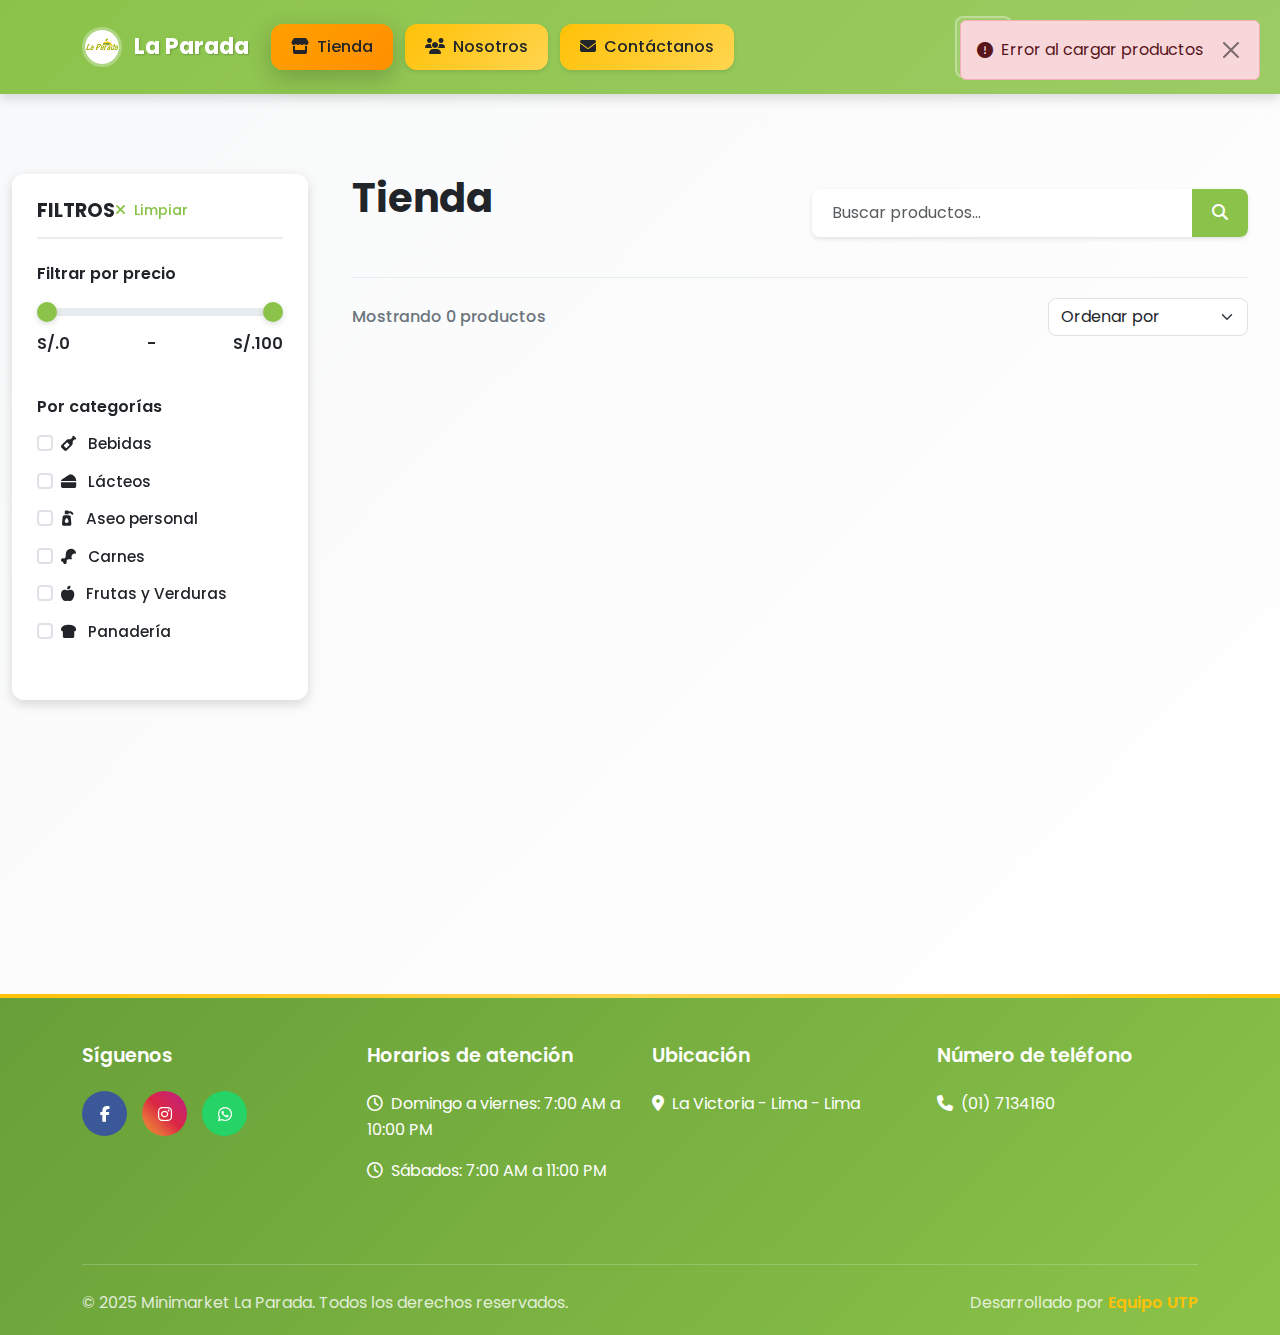
<file: frontend/pages/products/catalog.html>
<!DOCTYPE html>
<html lang="es">

<head>
    <meta charset="UTF-8">
    <meta name="viewport" content="width=device-width, initial-scale=1.0">
    <title>Tienda - Minimarket La Parada</title>

    <!-- Favicon -->
    <link rel="icon" type="image/x-icon" href="../../assets/images/favicon.ico">

    <!-- Bootstrap CSS -->
    <link href="https://cdn.jsdelivr.net/npm/bootstrap@5.3.2/dist/css/bootstrap.min.css" rel="stylesheet">
    <!-- Font Awesome -->
    <link href="https://cdnjs.cloudflare.com/ajax/libs/font-awesome/6.4.0/css/all.min.css" rel="stylesheet">
    <!-- Google Fonts -->
    <link href="https://fonts.googleapis.com/css2?family=Poppins:wght@300;400;500;600;700;800&display=swap"
        rel="stylesheet">
    <!-- CSS personalizado -->
    <link href="../../css/style.css" rel="stylesheet">
    <link href="../../css/catalog.css" rel="stylesheet">
</head>

<body>
    <!-- Navbar -->
    <nav class="navbar navbar-expand-lg navbar-custom" id="mainNavbar">
        <div class="container">
            <a class="navbar-brand" href="../../index.html">
                <div class="brand-container">
                    <img src="../../assets/images/LaParadaLogo.jpg" alt="Logo La Parada" class="brand-logo"
                        onerror="this.style.display='none'">
                    <span class="brand-text">La Parada</span>
                </div>
            </a>

            <button class="navbar-toggler custom-toggler" type="button" data-bs-toggle="collapse"
                data-bs-target="#navbarContent">
                <span class="navbar-toggler-icon"></span>
            </button>

            <div class="collapse navbar-collapse" id="navbarContent">
                <ul class="navbar-nav me-auto">
                    <li class="nav-item">
                        <a class="nav-link nav-btn active" href="catalog.html">
                            <i class="fas fa-store me-1"></i> Tienda
                        </a>
                    </li>
                    <li class="nav-item">
                        <a class="nav-link nav-btn" href="../about.html">
                            <i class="fas fa-users me-1"></i> Nosotros
                        </a>
                    </li>
                    <li class="nav-item">
                        <a class="nav-link nav-btn" href="../contact.html">
                            <i class="fas fa-envelope me-1"></i> Contáctanos
                        </a>
                    </li>
                </ul>

                <div class="navbar-actions">
                    <a href="../cart/cart.html" class="btn btn-cart me-2" id="cartBtn">
                        <i class="fas fa-shopping-cart me-1"></i>
                        <span class="badge bg-danger cart-badge" id="cartCount">0</span>
                    </a>
                    <a href="/frontend/pages/auth/login.html" class="btn btn-login" id="loginBtn">
                        <i class="fas fa-user me-1"></i> Iniciar sesión
                    </a>
                </div>
            </div>
        </div>
    </nav>

    <!-- Sección Principal de Tienda -->
    <section class="catalog-section">
        <div class="container-fluid">
            <div class="row">
                <!-- Sidebar de Filtros -->
                <div class="col-lg-3 col-md-4">
                    <div class="filters-sidebar">
                        <div class="filters-header">
                            <h4>FILTROS</h4>
                            <button class="btn-clear-filters" id="clearFilters">
                                <i class="fas fa-times me-1"></i> Limpiar
                            </button>
                        </div>

                        <!-- Filtro por Precio -->
                        <div class="filter-group">
                            <h5 class="filter-title">Filtrar por precio</h5>
                            <div class="price-filter">
                                <div class="price-range-slider">
                                    <input type="range" id="priceMin" class="price-slider" min="0" max="100" value="0"
                                        step="1">
                                    <input type="range" id="priceMax" class="price-slider" min="0" max="100" value="100"
                                        step="1">
                                </div>
                                <div class="price-display">
                                    <span>S/.<span id="priceMinValue">0</span></span>
                                    <span>-</span>
                                    <span>S/.<span id="priceMaxValue">100</span></span>
                                </div>
                            </div>
                        </div>

                        <!-- Filtro por Categorías -->
                        <div class="filter-group">
                            <h5 class="filter-title">Por categorías</h5>
                            <div class="category-filters">
                                <div class="form-check">
                                    <input class="form-check-input category-filter" type="checkbox" value="bebidas"
                                        id="cat-bebidas">
                                    <label class="form-check-label" for="cat-bebidas">
                                        <i class="fas fa-wine-bottle me-2"></i>
                                        Bebidas
                                    </label>
                                </div>
                                <div class="form-check">
                                    <input class="form-check-input category-filter" type="checkbox" value="lacteos"
                                        id="cat-lacteos">
                                    <label class="form-check-label" for="cat-lacteos">
                                        <i class="fas fa-cheese me-2"></i>
                                        Lácteos
                                    </label>
                                </div>
                                <div class="form-check">
                                    <input class="form-check-input category-filter" type="checkbox"
                                        value="aseo-personal" id="cat-aseo">
                                    <label class="form-check-label" for="cat-aseo">
                                        <i class="fas fa-pump-soap me-2"></i>
                                        Aseo personal
                                    </label>
                                </div>
                                <div class="form-check">
                                    <input class="form-check-input category-filter" type="checkbox" value="carnes"
                                        id="cat-carnes">
                                    <label class="form-check-label" for="cat-carnes">
                                        <i class="fas fa-drumstick-bite me-2"></i>
                                        Carnes
                                    </label>
                                </div>
                                <div class="form-check">
                                    <input class="form-check-input category-filter" type="checkbox"
                                        value="frutas-verduras" id="cat-frutas">
                                    <label class="form-check-label" for="cat-frutas">
                                        <i class="fas fa-apple-alt me-2"></i>
                                        Frutas y Verduras
                                    </label>
                                </div>
                                <div class="form-check">
                                    <input class="form-check-input category-filter" type="checkbox" value="panaderia"
                                        id="cat-panaderia">
                                    <label class="form-check-label" for="cat-panaderia">
                                        <i class="fas fa-bread-slice me-2"></i>
                                        Panadería
                                    </label>
                                </div>
                            </div>
                        </div>
                    </div>
                </div>

                <!-- Área Principal de Productos -->
                <div class="col-lg-9 col-md-8">
                    <div class="catalog-main">
                        <!-- Header de la Tienda -->
                        <div class="catalog-header">
                            <div class="row align-items-center">
                                <div class="col-lg-6">
                                    <h1 class="catalog-title">Tienda</h1>
                                </div>
                                <div class="col-lg-6">
                                    <div class="search-bar">
                                        <div class="input-group">
                                            <input type="text" class="form-control search-input" id="searchInput"
                                                placeholder="Buscar productos...">
                                            <button class="btn btn-search" type="button" id="searchBtn">
                                                <i class="fas fa-search"></i>
                                            </button>
                                        </div>
                                    </div>
                                </div>
                            </div>

                            <!-- Filtros Activos y Resultados -->
                            <div class="catalog-meta">
                                <div class="d-flex justify-content-between align-items-center">
                                    <div class="results-count">
                                        Mostrando <span id="resultsCount">0</span> productos
                                    </div>
                                    <div class="sort-options">
                                        <select class="form-select sort-select" id="sortSelect">
                                            <option value="default">Ordenar por</option>
                                            <option value="name-asc">Nombre A-Z</option>
                                            <option value="name-desc">Nombre Z-A</option>
                                            <option value="price-asc">Precio menor a mayor</option>
                                            <option value="price-desc">Precio mayor a menor</option>
                                        </select>
                                    </div>
                                </div>
                                <div class="active-filters" id="activeFilters">
                                    <!-- Filtros activos aparecen aquí -->
                                </div>
                            </div>
                        </div>

                        <!-- Grid de Productos -->
                        <div class="products-grid" id="productsGrid">
                            <!-- Productos se cargan dinámicamente -->
                        </div>

                        <!-- Loading State -->
                        <div class="loading-state" id="loadingState" style="display: none;">
                            <div class="text-center py-5">
                                <div class="spinner-border text-primary" role="status">
                                    <span class="visually-hidden">Cargando...</span>
                                </div>
                                <p class="mt-3">Cargando productos...</p>
                            </div>
                        </div>

                        <!-- Estado Vacío -->
                        <div class="empty-state" id="emptyState" style="display: none;">
                            <div class="text-center py-5">
                                <i class="fas fa-search fa-3x text-muted mb-3"></i>
                                <h4>No se encontraron productos</h4>
                                <p class="text-muted">Intenta ajustar los filtros o términos de búsqueda</p>
                                <button class="btn btn-primary" onclick="CatalogModule.clearAllFilters()">
                                    <i class="fas fa-refresh me-2"></i>
                                    Limpiar filtros
                                </button>
                            </div>
                        </div>

                        <!-- Paginación -->
                        <div class="pagination-container">
                            <nav aria-label="Paginación de productos">
                                <ul class="pagination justify-content-center" id="pagination">
                                    <!-- Paginación se genera dinámicamente -->
                                </ul>
                            </nav>
                        </div>
                    </div>
                </div>
            </div>
        </div>
    </section>

    <!-- Modal Vista Rápida -->
    <div class="modal fade" id="quickViewModal" tabindex="-1" aria-labelledby="quickViewModalLabel" aria-hidden="true">
        <div class="modal-dialog modal-lg modal-dialog-centered">
            <div class="modal-content">
                <div class="modal-header">
                    <h5 class="modal-title" id="quickViewModalLabel">Vista Rápida del Producto</h5>
                    <button type="button" class="btn-close" data-bs-dismiss="modal" aria-label="Close"></button>
                </div>
                <div class="modal-body" id="quickViewContent">
                    <!-- Contenido se carga dinámicamente -->
                </div>
            </div>
        </div>
    </div>

    <!-- Footer -->
    <footer class="footer-main">
        <div class="container">
            <div class="row">
                <div class="col-lg-3 col-md-6 mb-4">
                    <h5 class="footer-title">Síguenos</h5>
                    <div class="social-links">
                        <a href="#" class="social-link facebook"><i class="fab fa-facebook-f"></i></a>
                        <a href="#" class="social-link instagram"><i class="fab fa-instagram"></i></a>
                        <a href="#" class="social-link whatsapp"><i class="fab fa-whatsapp"></i></a>
                    </div>
                </div>
                <div class="col-lg-3 col-md-6 mb-4">
                    <h5 class="footer-title">Horarios de atención</h5>
                    <div class="footer-info">
                        <p><i class="far fa-clock me-2"></i>Domingo a viernes: 7:00 AM a 10:00 PM</p>
                        <p><i class="far fa-clock me-2"></i>Sábados: 7:00 AM a 11:00 PM</p>
                    </div>
                </div>
                <div class="col-lg-3 col-md-6 mb-4">
                    <h5 class="footer-title">Ubicación</h5>
                    <div class="footer-info">
                        <p><i class="fas fa-map-marker-alt me-2"></i>La Victoria - Lima - Lima</p>
                    </div>
                </div>
                <div class="col-lg-3 col-md-6 mb-4">
                    <h5 class="footer-title">Número de teléfono</h5>
                    <div class="footer-info">
                        <p><i class="fas fa-phone me-2"></i><a href="tel:+5117134160">(01) 7134160</a></p>
                    </div>
                </div>
            </div>
            <div class="footer-bottom">
                <div class="row align-items-center">
                    <div class="col-md-6">
                        <p class="copyright">&copy; 2025 Minimarket La Parada. Todos los derechos reservados.</p>
                    </div>
                    <div class="col-md-6 text-end">
                        <p class="dev-credit">Desarrollado por <span class="highlight">Equipo UTP</span></p>
                    </div>
                </div>
            </div>
        </div>
    </footer>

    <!-- Scripts -->
    <script src="https://cdn.jsdelivr.net/npm/bootstrap@5.3.2/dist/js/bootstrap.bundle.min.js"></script>
    <script src="../../js/mock-data.js"></script>
    <script src="../../js/app.js"></script>
    <script src="../../js/modules/catalog.js"></script>
</body>

</html>
</file>
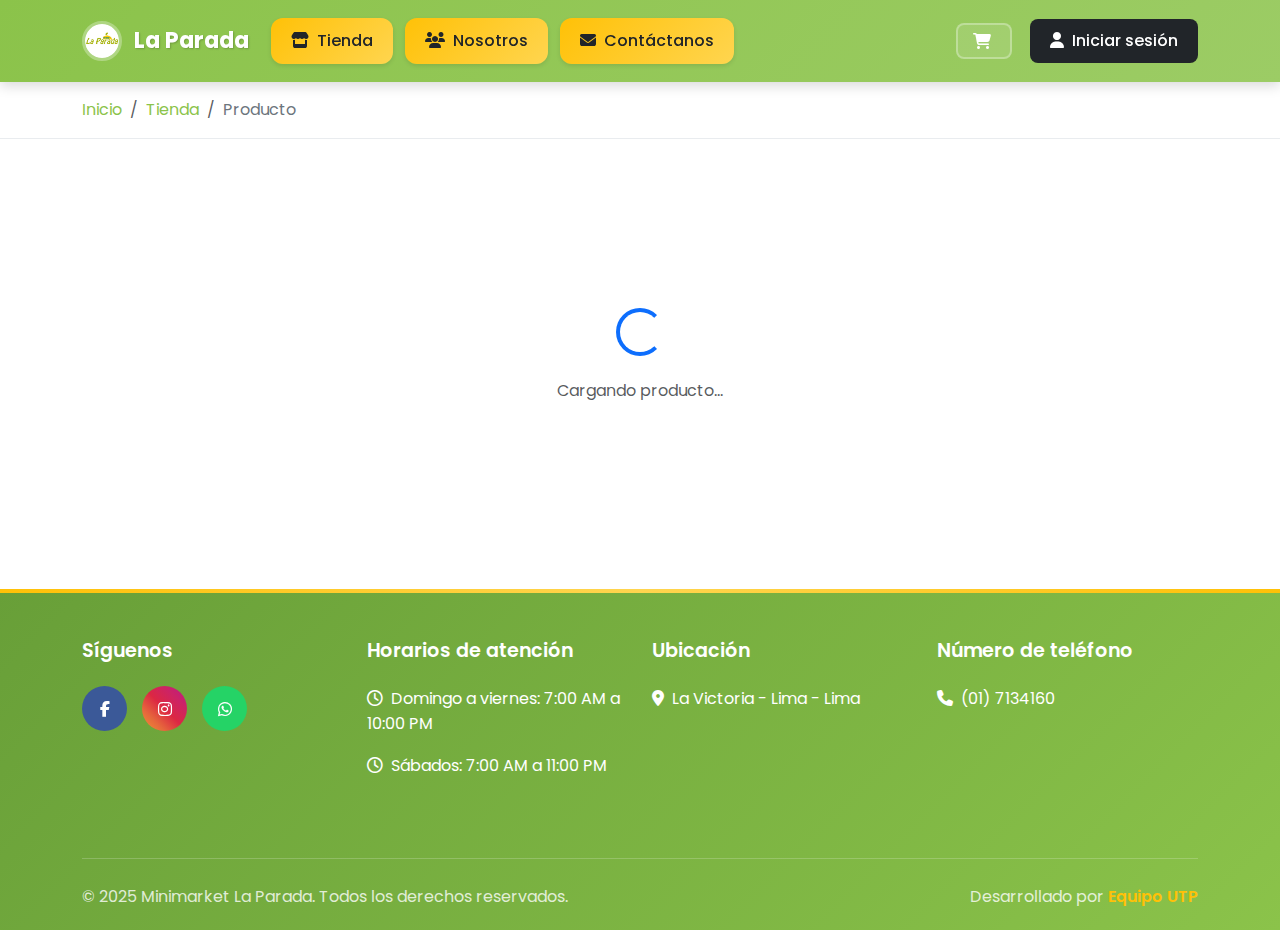
<file: frontend/pages/products/detail.html>
<!DOCTYPE html>
<html lang="es">

<head>
    <meta charset="UTF-8">
    <meta name="viewport" content="width=device-width, initial-scale=1.0">
    <title>Producto - Minimarket La Parada</title>

    <!-- Meta Tags Dinámicos (se actualizan con JS) -->
    <meta name="description" content="Detalle de producto - Minimarket La Parada">
    <meta name="keywords" content="producto, minimarket, la parada">

    <!-- Favicon -->
    <link rel="icon" type="image/x-icon" href="../../assets/images/favicon.ico">

    <!-- Bootstrap CSS -->
    <link href="https://cdn.jsdelivr.net/npm/bootstrap@5.3.2/dist/css/bootstrap.min.css" rel="stylesheet">
    <!-- Font Awesome -->
    <link href="https://cdnjs.cloudflare.com/ajax/libs/font-awesome/6.4.0/css/all.min.css" rel="stylesheet">
    <!-- Google Fonts -->
    <link href="https://fonts.googleapis.com/css2?family=Poppins:wght@300;400;500;600;700;800&display=swap"
        rel="stylesheet">
    <!-- CSS personalizado -->
    <link href="../../css/style.css" rel="stylesheet">
    <link href="../../css/product-detail.css" rel="stylesheet">
</head>

<body>
    <!-- Navbar -->
    <nav class="navbar navbar-expand-lg navbar-custom" id="mainNavbar">
        <div class="container">
            <a class="navbar-brand" href="../../index.html">
                <div class="brand-container">
                    <img src="../../assets/images/LaParadaLogo.jpg" alt="Logo La Parada" class="brand-logo"
                        onerror="this.style.display='none'">
                    <span class="brand-text">La Parada</span>
                </div>
            </a>

            <button class="navbar-toggler custom-toggler" type="button" data-bs-toggle="collapse"
                data-bs-target="#navbarContent">
                <span class="navbar-toggler-icon"></span>
            </button>

            <div class="collapse navbar-collapse" id="navbarContent">
                <ul class="navbar-nav me-auto">
                    <li class="nav-item">
                        <a class="nav-link nav-btn" href="catalog.html">
                            <i class="fas fa-store me-1"></i> Tienda
                        </a>
                    </li>
                    <li class="nav-item">
                        <a class="nav-link nav-btn" href="../about.html">
                            <i class="fas fa-users me-1"></i> Nosotros
                        </a>
                    </li>
                    <li class="nav-item">
                        <a class="nav-link nav-btn" href="../contact.html">
                            <i class="fas fa-envelope me-1"></i> Contáctanos
                        </a>
                    </li>
                </ul>

                <div class="navbar-actions">
                    <a href="../cart/cart.html" class="btn btn-cart me-2" id="cartBtn">
                        <i class="fas fa-shopping-cart me-1"></i>
                        <span class="badge bg-danger cart-badge" id="cartCount">0</span>
                    </a>
                    <a href="/frontend/pages/auth/login.html" class="btn btn-login" id="loginBtn">
                        <i class="fas fa-user me-1"></i> Iniciar sesión
                    </a>
                </div>
            </div>
        </div>
    </nav>

    <!-- Breadcrumb -->
    <nav aria-label="breadcrumb" class="breadcrumb-section">
        <div class="container">
            <ol class="breadcrumb" id="breadcrumbNav">
                <li class="breadcrumb-item"><a href="../../index.html">Inicio</a></li>
                <li class="breadcrumb-item"><a href="catalog.html">Tienda</a></li>
                <li class="breadcrumb-item active" aria-current="page" id="breadcrumbProduct">Producto</li>
            </ol>
        </div>
    </nav>

    <!-- Loading State -->
    <div class="loading-container" id="loadingState">
        <div class="container">
            <div class="text-center py-5">
                <div class="spinner-border text-primary" role="status" style="width: 3rem; height: 3rem;">
                    <span class="visually-hidden">Cargando...</span>
                </div>
                <p class="mt-3 text-muted">Cargando producto...</p>
            </div>
        </div>
    </div>

    <!-- Product Detail Section -->
    <section class="product-detail-section" id="productDetailSection" style="display: none;">
        <div class="container">
            <!-- Contenido del Producto (se carga dinámicamente) -->
            <div id="productContent">
                <!-- El contenido se renderiza aquí -->
            </div>

            <!-- Productos Relacionados -->
            <div class="related-products-section mt-5">
                <h3 class="section-title mb-4">Productos Relacionados</h3>
                <div class="row" id="relatedProducts">
                    <!-- Productos relacionados se cargan aquí -->
                </div>
            </div>
        </div>
    </section>

    <!-- Error State -->
    <div class="error-container" id="errorState" style="display: none;">
        <div class="container">
            <div class="text-center py-5">
                <i class="fas fa-exclamation-triangle fa-3x text-warning mb-3"></i>
                <h4>Producto no encontrado</h4>
                <p class="text-muted">El producto que buscas no existe o ha sido eliminado.</p>
                <a href="catalog.html" class="btn btn-primary">
                    <i class="fas fa-arrow-left me-2"></i>
                    Volver a la Tienda
                </a>
            </div>
        </div>
    </div>

    <!-- Footer -->
    <footer class="footer-main">
        <div class="container">
            <div class="row">
                <div class="col-lg-3 col-md-6 mb-4">
                    <h5 class="footer-title">Síguenos</h5>
                    <div class="social-links">
                        <a href="#" class="social-link facebook"><i class="fab fa-facebook-f"></i></a>
                        <a href="#" class="social-link instagram"><i class="fab fa-instagram"></i></a>
                        <a href="#" class="social-link whatsapp"><i class="fab fa-whatsapp"></i></a>
                    </div>
                </div>
                <div class="col-lg-3 col-md-6 mb-4">
                    <h5 class="footer-title">Horarios de atención</h5>
                    <div class="footer-info">
                        <p><i class="far fa-clock me-2"></i>Domingo a viernes: 7:00 AM a 10:00 PM</p>
                        <p><i class="far fa-clock me-2"></i>Sábados: 7:00 AM a 11:00 PM</p>
                    </div>
                </div>
                <div class="col-lg-3 col-md-6 mb-4">
                    <h5 class="footer-title">Ubicación</h5>
                    <div class="footer-info">
                        <p><i class="fas fa-map-marker-alt me-2"></i>La Victoria - Lima - Lima</p>
                    </div>
                </div>
                <div class="col-lg-3 col-md-6 mb-4">
                    <h5 class="footer-title">Número de teléfono</h5>
                    <div class="footer-info">
                        <p><i class="fas fa-phone me-2"></i><a href="tel:+5117134160">(01) 7134160</a></p>
                    </div>
                </div>
            </div>
            <div class="footer-bottom">
                <div class="row align-items-center">
                    <div class="col-md-6">
                        <p class="copyright">&copy; 2025 Minimarket La Parada. Todos los derechos reservados.</p>
                    </div>
                    <div class="col-md-6 text-end">
                        <p class="dev-credit">Desarrollado por <span class="highlight">Equipo UTP</span></p>
                    </div>
                </div>
            </div>
        </div>
    </footer>

    <!-- Scripts -->
    <script src="https://cdn.jsdelivr.net/npm/bootstrap@5.3.2/dist/js/bootstrap.bundle.min.js"></script>
    <script src="../../js/api-client.js"></script>
    <script src="../../js/auth-manager.js"></script>
    <script src="../../js/cart-manager.js"></script>
    <script src="../../js/main.js"></script>
</body>

</html>
</file>
<file: frontend/css/style.css>
/* ===== VARIABLES CSS ===== */
:root {
    /* Colores principales */
    --primary-green: #8BC34A;
    --primary-green-dark: #689F38;
    --primary-green-light: #9CCC65;
    --warning-yellow: #FFC107;
    --warning-yellow-dark: #FFA000;
    --warning-yellow-light: #FFD54F;

    /* Colores neutros */
    --text-dark: #212529;
    --text-light: #6c757d;
    --white: #ffffff;
    --gray-100: #f8f9fa;
    --gray-200: #e9ecef;
    --gray-300: #dee2e6;

    /* Sombras */
    --shadow-sm: 0 2px 4px rgba(0, 0, 0, 0.1);
    --shadow-md: 0 4px 12px rgba(0, 0, 0, 0.15);
    --shadow-lg: 0 8px 25px rgba(0, 0, 0, 0.2);

    /* Fuentes */
    --font-primary: 'Poppins', -apple-system, BlinkMacSystemFont, sans-serif;

    /* Transiciones */
    --transition-fast: 0.2s ease;
    --transition-normal: 0.3s ease;
    --transition-slow: 0.5s ease;

    /* Border radius */
    --radius-sm: 4px;
    --radius-md: 8px;
    --radius-lg: 12px;
    --radius-xl: 20px;
}

/** ===== MENÚ DESPLEGABLE DE USUARIO ===== */
.user-dropdown-menu {
    background: white;
    border-radius: var(--radius-md);
    box-shadow: 0 10px 30px rgba(0, 0, 0, 0.15);
    padding: 10px 0;
    min-width: 200px;
    border: 1px solid var(--gray-200);
    animation: fadeInDown 0.2s ease-out;
}

.user-dropdown-menu .dropdown-item {
    padding: 12px 20px;
    color: var(--text-dark);
    cursor: pointer;
    transition: background var(--transition-fast);
    display: flex;
    align-items: center;
    font-size: 0.95rem;
}

.user-dropdown-menu .dropdown-item:hover {
    background: var(--gray-100);
}

.user-dropdown-menu .logout-item {
    color: #dc3545;
}

.user-dropdown-menu .logout-item:hover {
    background: #f8d7da;
}

.user-dropdown-menu .dropdown-divider {
    margin: 8px 0;
    border-color: var(--gray-200);
}

.btn-user-logged {
    background: linear-gradient(135deg, var(--primary-green), var(--primary-green-light));
    color: white;
    border: none;
    padding: 10px 20px;
    border-radius: var(--radius-md);
    font-weight: 500;
    transition: all var(--transition-normal);
    cursor: pointer;
}

.btn-user-logged:hover {
    transform: translateY(-2px);
    box-shadow: var(--shadow-md);
    color: white;
    background: linear-gradient(135deg, var(--primary-green-dark), var(--primary-green));
}

@keyframes fadeInDown {
    from {
        opacity: 0;
        transform: translateY(-10px);
    }

    to {
        opacity: 1;
        transform: translateY(0);
    }
}

/* ===== MENÚ DE USUARIO LOGUEADO ===== */
.btn-user-logged {
    background: linear-gradient(135deg, var(--primary-green), var(--primary-green-light));
    color: white;
    border: none;
    padding: 10px 20px;
    border-radius: var(--radius-md);
    font-weight: 500;
    transition: all var(--transition-normal);
    position: relative;
}

.btn-user-logged:hover {
    transform: translateY(-2px);
    box-shadow: var(--shadow-md);
    color: white;
    background: linear-gradient(135deg, var(--primary-green-dark), var(--primary-green));
}

.user-dropdown-menu {
    background: white;
    border-radius: var(--radius-md);
    box-shadow: var(--shadow-lg);
    padding: 10px 0;
    min-width: 200px;
    border: 1px solid var(--gray-200);
    animation: fadeInDown 0.2s ease-out;
}

.user-dropdown-menu .dropdown-item {
    padding: 10px 20px;
    color: var(--text-dark);
    cursor: pointer;
    transition: background var(--transition-fast);
    display: flex;
    align-items: center;
}

.user-dropdown-menu .dropdown-item:hover {
    background: var(--gray-100);
}

.user-dropdown-menu .logout-item {
    color: #dc3545;
}

.user-dropdown-menu .logout-item:hover {
    background: #f8d7da;
}

.user-dropdown-menu .dropdown-divider {
    margin: 5px 0;
    border-color: var(--gray-200);
}

/* ===== BOTÓN PANEL ADMIN ===== */
.btn-admin {
    background: linear-gradient(135deg, #ff6b35 0%, #f7941d 100%);
    color: white;
    border: none;
    padding: 8px 16px;
    border-radius: var(--radius-md);
    font-weight: 600;
    text-decoration: none;
    transition: all var(--transition-normal);
    box-shadow: 0 2px 8px rgba(255, 107, 53, 0.3);
}

.btn-admin:hover {
    transform: translateY(-2px);
    box-shadow: 0 4px 12px rgba(255, 107, 53, 0.4);
    color: white;
    text-decoration: none;
}

.btn-admin:active {
    transform: translateY(0px);
}

/* Responsive */
@media (max-width: 768px) {
    .btn-admin span {
        display: none;
    }
}

@keyframes fadeInDown {
    from {
        opacity: 0;
        transform: translateY(-10px);
    }

    to {
        opacity: 1;
        transform: translateY(0);
    }
}

/* ===== RESET Y BASE ===== */
* {
    margin: 0;
    padding: 0;
    box-sizing: border-box;
}

body {
    font-family: var(--font-primary);
    line-height: 1.6;
    color: var(--text-dark);
    overflow-x: hidden;
}

img {
    max-width: 100%;
    height: auto;
}

a {
    text-decoration: none;
    color: inherit;
}

/* ===== NAVBAR MEJORADO ===== */
.navbar-custom {
    background: linear-gradient(135deg, var(--primary-green) 0%, var(--primary-green-light) 100%);
    box-shadow: var(--shadow-md);
    padding: 1rem 0;
    position: sticky;
    top: 0;
    z-index: 1030;
    transition: all var(--transition-normal);
}

.navbar-custom.scrolled {
    padding: 0.5rem 0;
    backdrop-filter: blur(10px);
}

.brand-container {
    display: flex;
    align-items: center;
    transition: transform var(--transition-fast);
}

.brand-container:hover {
    transform: scale(1.05);
}

.brand-logo {
    width: 40px;
    height: 40px;
    border-radius: 50%;
    object-fit: cover;
    margin-right: 12px;
    border: 3px solid rgba(255, 255, 255, 0.3);
    transition: border-color var(--transition-normal);
}

.brand-container:hover .brand-logo {
    border-color: var(--warning-yellow);
}

.brand-text {
    font-size: 1.4rem;
    font-weight: 700;
    color: var(--white);
    text-shadow: 1px 1px 2px rgba(0, 0, 0, 0.2);
}

/* Botones de navegación mejorados */
.nav-btn {
    background: linear-gradient(135deg, var(--warning-yellow) 0%, var(--warning-yellow-light) 100%);
    color: var(--text-dark) !important;
    padding: 10px 20px !important;
    border-radius: var(--radius-lg) !important;
    margin: 0 6px !important;
    font-weight: 500 !important;
    border: none !important;
    box-shadow: var(--shadow-sm);
    transition: all var(--transition-normal) !important;
    position: relative;
    overflow: hidden;
}

.nav-btn::before {
    content: '';
    position: absolute;
    top: 0;
    left: -100%;
    width: 100%;
    height: 100%;
    background: linear-gradient(90deg, transparent, rgba(255, 255, 255, 0.4), transparent);
    transition: left 0.5s;
}

.nav-btn:hover::before {
    left: 100%;
}

.nav-btn:hover {
    background: linear-gradient(135deg, var(--warning-yellow-dark) 0%, var(--warning-yellow) 100%) !important;
    transform: translateY(-2px);
    box-shadow: var(--shadow-md);
}

.nav-btn.active {
    background: linear-gradient(135deg, var(--warning-yellow-dark) 0%, #FF8F00 100%) !important;
    box-shadow: var(--shadow-lg);
}

/* Acciones del navbar */
.navbar-actions {
    display: flex;
    align-items: center;
    gap: 10px;
}

.btn-cart {
    background: rgba(255, 255, 255, 0.1);
    color: var(--white);
    border: 2px solid rgba(255, 255, 255, 0.3);
    padding: 8px 15px;
    border-radius: var(--radius-md);
    transition: all var(--transition-normal);
    position: relative;
}

.btn-cart:hover {
    background: rgba(255, 255, 255, 0.2);
    border-color: var(--warning-yellow);
    color: var(--white);
    transform: scale(1.05);
}

.cart-badge {
    position: absolute;
    top: -5px;
    right: -5px;
    font-size: 0.7rem;
    min-width: 18px;
    height: 18px;
    border-radius: 50%;
    display: flex;
    align-items: center;
    justify-content: center;
}

.btn-login {
    background: var(--text-dark);
    color: var(--white);
    border: none;
    padding: 10px 20px;
    border-radius: var(--radius-md);
    font-weight: 500;
    transition: all var(--transition-normal);
}

.btn-login:hover {
    background: #1a1d20;
    color: var(--white);
    transform: translateY(-2px);
    box-shadow: var(--shadow-md);
}

/* ===== BANNER PROMOCIONAL ===== */
.promo-banner {
    background: linear-gradient(135deg, var(--warning-yellow) 0%, var(--warning-yellow-light) 100%);
    padding: 1rem 0;
    position: relative;
    overflow: hidden;
}

.promo-banner::before {
    content: '';
    position: absolute;
    top: 0;
    left: 0;
    right: 0;
    bottom: 0;
    background: url('data:image/svg+xml,<svg xmlns="http://www.w3.org/2000/svg" viewBox="0 0 100 100"><defs><pattern id="grain" width="100" height="100" patternUnits="userSpaceOnUse"><circle cx="20" cy="20" r="1" fill="%23fff" opacity="0.1"/><circle cx="80" cy="80" r="1" fill="%23fff" opacity="0.1"/></pattern></defs><rect width="100" height="100" fill="url(%23grain)"/></svg>');
    opacity: 0.3;
}

.banner-content {
    position: relative;
    z-index: 2;
}

.banner-title {
    font-size: 1.3rem;
    font-weight: 600;
    color: var(--text-dark);
    margin-bottom: 0.5rem;
    display: flex;
    align-items: center;
}

.banner-subtitle {
    font-size: 1rem;
    color: var(--text-dark);
    margin-bottom: 0;
    opacity: 0.8;
}

.btn-cta-banner {
    background: var(--text-dark);
    color: var(--white);
    border: none;
    padding: 10px 25px;
    border-radius: var(--radius-md);
    font-weight: 500;
    transition: all var(--transition-normal);
}

.btn-cta-banner:hover {
    background: #1a1d20;
    color: var(--white);
    transform: translateX(5px);
}

/* ===== HERO SECTION MEJORADO ===== */
.hero-main {
    position: relative;
    min-height: 600px;
    display: flex;
    align-items: center;
    overflow: hidden;
}

.hero-container {
    position: relative;
    width: 100%;
    height: 100%;
}

.hero-background {
    position: absolute;
    top: 0;
    left: 0;
    width: 100%;
    height: 100%;
    z-index: 1;
}

.hero-img {
    width: 100%;
    height: 100%;
    object-fit: cover;
    object-position: center;
    transform: scale(1.1);
    animation: heroImageZoom 20s infinite alternate;
}

@keyframes heroImageZoom {
    0% {
        transform: scale(1.1);
    }

    100% {
        transform: scale(1.05);
    }
}

.hero-overlay {
    position: absolute;
    top: 0;
    left: 0;
    width: 100%;
    height: 100%;
    background: linear-gradient(135deg,
            rgba(0, 0, 0, 0.7) 0%,
            rgba(0, 0, 0, 0.4) 40%,
            rgba(0, 0, 0, 0.6) 100%);
    z-index: 2;
}

.hero-content {
    position: relative;
    z-index: 3;
    padding: 100px 0;
}

.hero-title {
    font-size: clamp(2.5rem, 5vw, 4rem);
    font-weight: 800;
    color: var(--white);
    line-height: 1.2;
    margin-bottom: 1.5rem;
    text-shadow: 2px 2px 8px rgba(0, 0, 0, 0.5);
}

.title-highlight {
    color: var(--warning-yellow);
    text-shadow: 2px 2px 8px rgba(0, 0, 0, 0.7);
    position: relative;
}

.title-highlight::after {
    content: '';
    position: absolute;
    bottom: -5px;
    left: 0;
    width: 100%;
    height: 4px;
    background: linear-gradient(90deg, var(--warning-yellow), var(--warning-yellow-light));
    border-radius: 2px;
    animation: underlineGlow 2s ease-in-out infinite alternate;
}

@keyframes underlineGlow {
    0% {
        opacity: 0.7;
        transform: scaleX(1);
    }

    100% {
        opacity: 1;
        transform: scaleX(1.05);
    }
}

.hero-description {
    font-size: 1.5rem;
    color: rgba(255, 255, 255, 0.9);
    margin-bottom: 2.5rem;
    font-weight: 300;
    text-shadow: 1px 1px 4px rgba(0, 0, 0, 0.3);
}

.btn-hero-cta {
    background: linear-gradient(135deg, var(--warning-yellow) 0%, var(--warning-yellow-dark) 100%);
    color: var(--text-dark);
    border: none;
    padding: 15px 40px;
    border-radius: var(--radius-lg);
    font-size: 1.2rem;
    font-weight: 600;
    text-transform: uppercase;
    letter-spacing: 1px;
    box-shadow: var(--shadow-lg);
    transition: all var(--transition-normal);
    position: relative;
    overflow: hidden;
}

.btn-hero-cta::before {
    content: '';
    position: absolute;
    top: 0;
    left: -100%;
    width: 100%;
    height: 100%;
    background: linear-gradient(90deg, transparent, rgba(255, 255, 255, 0.3), transparent);
    transition: left 0.6s;
}

.btn-hero-cta:hover::before {
    left: 100%;
}

.btn-hero-cta:hover {
    transform: translateY(-3px) scale(1.05);
    box-shadow: 0 12px 30px rgba(255, 193, 7, 0.4);
    color: var(--text-dark);
}

/* Animaciones de entrada */
.animate-fade-in {
    animation: fadeInUp 1s ease-out;
}

.animate-fade-in-delay {
    animation: fadeInUp 1s ease-out 0.3s both;
}

.animate-fade-in-delay-2 {
    animation: fadeInUp 1s ease-out 0.6s both;
}

@keyframes fadeInUp {
    from {
        opacity: 0;
        transform: translateY(30px);
    }

    to {
        opacity: 1;
        transform: translateY(0);
    }
}

/* ===== PRODUCTOS DESTACADOS CORREGIDO ===== */
.featured-section {
    padding: 80px 0;
    background: linear-gradient(135deg, var(--gray-100) 0%, var(--white) 100%);
}

.products-grid {
    margin: 0 -15px;
    /* Compensar padding de Bootstrap */
}

/* ===== TARJETAS DE PRODUCTO CORREGIDAS ===== */
.product-card {
    background: white;
    border-radius: var(--radius-lg);
    box-shadow: var(--shadow-sm);
    transition: all var(--transition-normal);
    overflow: hidden;
    height: 100%;
    display: flex;
    flex-direction: column;
    position: relative;
    margin-bottom: 30px;
}

.product-card:hover {
    transform: translateY(-8px);
    box-shadow: var(--shadow-lg);
}

/* Contenedor de imagen mejorado */
.product-image-container {
    position: relative;
    width: 100%;
    height: 250px;
    overflow: hidden;
    background: var(--gray-100);
    display: flex;
    align-items: center;
    justify-content: center;
}

.product-image {
    width: 100%;
    height: 100%;
    object-fit: contain;
    /* Cambiado de cover a contain */
    object-position: center;
    transition: transform var(--transition-normal);
    padding: 15px;
    /* Espacio alrededor de la imagen */
}

.product-card:hover .product-image {
    transform: scale(1.05);
}

/* ===== BADGES DE DESCUENTO MEJORADOS ===== */
.discount-badge {
    position: absolute;
    top: 15px;
    left: 15px;
    background: linear-gradient(135deg, #e74c3c, #c0392b);
    color: white;
    padding: 8px 12px;
    border-radius: 20px;
    font-size: 0.85rem;
    font-weight: 700;
    z-index: 10;
    box-shadow: 0 4px 8px rgba(231, 76, 60, 0.3);
    animation: pulse 2s infinite;
}

@keyframes pulse {
    0% {
        transform: scale(1);
    }

    50% {
        transform: scale(1.05);
    }

    100% {
        transform: scale(1);
    }
}

.new-badge {
    position: absolute;
    top: 15px;
    right: 15px;
    background: linear-gradient(135deg, #27ae60, #229954);
    color: white;
    padding: 6px 12px;
    border-radius: 15px;
    font-size: 0.75rem;
    font-weight: 600;
    z-index: 10;
    text-transform: uppercase;
    letter-spacing: 0.5px;
}

/* Overlay de acciones */
.product-overlay {
    position: absolute;
    top: 0;
    left: 0;
    right: 0;
    bottom: 0;
    background: rgba(0, 0, 0, 0.7);
    display: flex;
    align-items: center;
    justify-content: center;
    gap: 15px;
    opacity: 0;
    transition: opacity var(--transition-normal);
}

.product-card:hover .product-overlay {
    opacity: 1;
}

.product-overlay .btn {
    width: 45px;
    height: 45px;
    border-radius: 50%;
    display: flex;
    align-items: center;
    justify-content: center;
    background: white;
    color: var(--text-dark);
    border: none;
    font-size: 1.1rem;
    transition: all var(--transition-fast);
}

.product-overlay .btn:hover {
    transform: scale(1.1);
    background: var(--warning-yellow);
}

/* ===== CUERPO DE LA TARJETA ===== */
.product-body {
    padding: 25px;
    flex-grow: 1;
    display: flex;
    flex-direction: column;
}

.product-category {
    font-size: 0.85rem;
    color: var(--primary-green);
    font-weight: 600;
    text-transform: uppercase;
    letter-spacing: 0.5px;
    margin-bottom: 10px;
}

.product-title {
    font-size: 1.25rem;
    font-weight: 600;
    color: var(--text-dark);
    margin-bottom: 12px;
    line-height: 1.3;
    min-height: 60px;
    /* Altura fija para alinear tarjetas */
}

.product-description {
    font-size: 0.9rem;
    color: var(--text-light);
    margin-bottom: 15px;
    line-height: 1.5;
    flex-grow: 1;
}

/* ===== RATING MEJORADO ===== */
.product-rating {
    display: flex;
    align-items: center;
    gap: 10px;
    margin-bottom: 15px;
}

.stars {
    color: #ffd700;
    font-size: 0.9rem;
}

.rating-count {
    font-size: 0.8rem;
    color: var(--text-light);
}

/* ===== PRECIOS MEJORADOS ===== */
.product-footer {
    margin-bottom: 20px;
}

.product-price {
    display: flex;
    align-items: center;
    gap: 10px;
    margin-bottom: 10px;
    flex-wrap: wrap;
}

.current-price {
    font-size: 1.4rem;
    font-weight: 700;
    color: var(--primary-green);
}

.original-price {
    font-size: 1rem;
    color: var(--text-light);
    text-decoration: line-through;
    position: relative;
}

/* Efecto adicional para precio tachado */
.original-price::after {
    content: '';
    position: absolute;
    top: 50%;
    left: 0;
    right: 0;
    height: 2px;
    background: #e74c3c;
    transform: translateY(-50%);
}

.savings-amount {
    background: linear-gradient(135deg, #e74c3c, #c0392b);
    color: white;
    padding: 4px 8px;
    border-radius: 12px;
    font-size: 0.75rem;
    font-weight: 600;
    text-transform: uppercase;
}

/* ===== STOCK INDICATOR ===== */
.product-stock {
    margin-bottom: 0;
}

.stock-indicator {
    font-size: 0.8rem;
    font-weight: 500;
}

.stock-indicator.in-stock {
    color: var(--primary-green);
}

.stock-indicator.low-stock {
    color: #e67e22;
}

.stock-indicator.out-of-stock {
    color: #e74c3c;
}

/* ===== BOTÓN AGREGAR MEJORADO ===== */
.btn-add-full {
    background: linear-gradient(135deg, var(--primary-green), var(--primary-green-light));
    color: white;
    border: none;
    padding: 12px 20px;
    border-radius: var(--radius-md);
    font-weight: 600;
    text-transform: uppercase;
    letter-spacing: 0.5px;
    transition: all var(--transition-normal);
    position: relative;
    overflow: hidden;
}

.btn-add-full::before {
    content: '';
    position: absolute;
    top: 0;
    left: -100%;
    width: 100%;
    height: 100%;
    background: linear-gradient(90deg, transparent, rgba(255, 255, 255, 0.3), transparent);
    transition: left 0.5s;
}

.btn-add-full:hover::before {
    left: 100%;
}

.btn-add-full:hover {
    transform: translateY(-2px);
    box-shadow: 0 8px 20px rgba(139, 195, 74, 0.3);
    color: white;
}

/* ===== RESPONSIVE MEJORADO ===== */
@media (max-width: 1200px) {
    .product-image-container {
        height: 220px;
    }
}

@media (max-width: 992px) {
    .products-grid {
        margin: 0 -10px;
    }

    .product-image-container {
        height: 200px;
    }

    .product-body {
        padding: 20px;
    }
}

@media (max-width: 768px) {
    .featured-section {
        padding: 60px 0;
    }

    .product-image-container {
        height: 180px;
    }

    .product-title {
        font-size: 1.1rem;
        min-height: auto;
    }

    .current-price {
        font-size: 1.2rem;
    }
}

@media (max-width: 576px) {
    .product-body {
        padding: 15px;
    }

    .product-image-container {
        height: 160px;
    }
}

/* ===== MODAL VISTA RÁPIDA ===== */
.modal-content {
    border-radius: var(--radius-lg);
    border: none;
    box-shadow: var(--shadow-lg);
}

.modal-header {
    background: linear-gradient(135deg, var(--primary-green) 0%, var(--primary-green-light) 100%);
    color: white;
    border-bottom: none;
    border-radius: var(--radius-lg) var(--radius-lg) 0 0;
}

.modal-header .modal-title {
    font-weight: 600;
}

.modal-header .btn-close {
    filter: brightness(0) invert(1);
}

.quick-view-content {
    padding: 20px 0;
}

.quick-view-image {
    width: 100%;
    height: 300px;
    object-fit: contain;
    border-radius: var(--radius-md);
    background: var(--gray-100);
    padding: 15px;
}

.quick-view-info h4 {
    color: var(--text-dark);
    font-weight: 600;
    margin-bottom: 10px;
}

.quick-view-category {
    background: var(--primary-green);
    color: white;
    padding: 4px 12px;
    border-radius: 15px;
    font-size: 0.8rem;
    font-weight: 500;
    display: inline-block;
    margin-bottom: 15px;
}

.quick-view-description {
    color: var(--text-light);
    line-height: 1.6;
    margin-bottom: 20px;
}

.quick-view-price {
    display: flex;
    align-items: center;
    gap: 15px;
    margin-bottom: 20px;
    flex-wrap: wrap;
}

.quick-view-current-price {
    font-size: 1.8rem;
    font-weight: 700;
    color: var(--primary-green);
}

.quick-view-original-price {
    font-size: 1.2rem;
    color: var(--text-light);
    text-decoration: line-through;
}

.quick-view-discount {
    background: linear-gradient(135deg, #e74c3c, #c0392b);
    color: white;
    padding: 6px 12px;
    border-radius: 20px;
    font-size: 0.8rem;
    font-weight: 600;
}

.quick-view-rating {
    display: flex;
    align-items: center;
    gap: 10px;
    margin-bottom: 20px;
}

.quick-view-stars {
    color: #ffd700;
}

.quantity-selector {
    display: flex;
    align-items: center;
    gap: 15px;
    margin-bottom: 20px;
}

.quantity-controls {
    display: flex;
    align-items: center;
    border: 2px solid var(--gray-300);
    border-radius: var(--radius-md);
    overflow: hidden;
}

.quantity-btn {
    background: var(--gray-200);
    border: none;
    width: 40px;
    height: 40px;
    display: flex;
    align-items: center;
    justify-content: center;
    color: var(--text-dark);
    font-weight: 600;
    transition: background var(--transition-fast);
}

.quantity-btn:hover {
    background: var(--primary-green);
    color: white;
}

.quantity-input {
    width: 60px;
    height: 40px;
    border: none;
    text-align: center;
    font-weight: 600;
    background: white;
}

.btn-add-to-cart-modal {
    background: linear-gradient(135deg, var(--primary-green), var(--primary-green-light));
    color: white;
    border: none;
    padding: 12px 30px;
    border-radius: var(--radius-md);
    font-weight: 600;
    text-transform: uppercase;
    transition: all var(--transition-normal);
    width: 100%;
}

.btn-add-to-cart-modal:hover {
    transform: translateY(-2px);
    box-shadow: var(--shadow-md);
    color: white;
}

.stock-info {
    background: var(--gray-100);
    padding: 15px;
    border-radius: var(--radius-md);
    margin-bottom: 20px;
}

.stock-available {
    color: var(--primary-green);
    font-weight: 600;
}

.stock-low {
    color: #e67e22;
    font-weight: 600;
}

.stock-out {
    color: #e74c3c;
    font-weight: 600;
}

/* Responsive para modal */
@media (max-width: 768px) {
    .modal-lg {
        max-width: 95%;
        margin: 10px auto;
    }

    .quick-view-image {
        height: 250px;
    }

    .quick-view-current-price {
        font-size: 1.5rem;
    }

    .quantity-selector {
        justify-content: center;
    }
}

/* ===== FOOTER MEJORADO ===== */
.footer-main {
    background: linear-gradient(135deg, var(--primary-green-dark) 0%, var(--primary-green) 100%);
    color: var(--white);
    padding: 50px 0 20px;
    position: relative;
}

.footer-main::before {
    content: '';
    position: absolute;
    top: 0;
    left: 0;
    right: 0;
    height: 4px;
    background: linear-gradient(90deg, var(--warning-yellow), var(--warning-yellow-light), var(--warning-yellow));
}

.footer-title {
    font-size: 1.2rem;
    font-weight: 600;
    margin-bottom: 1.5rem;
    color: var(--white);
}

.social-links {
    display: flex;
    gap: 15px;
}

.social-link {
    width: 45px;
    height: 45px;
    border-radius: 50%;
    display: flex;
    align-items: center;
    justify-content: center;
    color: var(--white);
    transition: all var(--transition-normal);
    position: relative;
    overflow: hidden;
}

.social-link.facebook {
    background: #3b5998;
}

.social-link.instagram {
    background: linear-gradient(45deg, #f09433 0%, #e6683c 25%, #dc2743 50%, #cc2366 75%, #bc1888 100%);
}

.social-link.whatsapp {
    background: #25d366;
}

.social-link:hover {
    transform: translateY(-3px) scale(1.1);
    box-shadow: var(--shadow-md);
}

.footer-info .info-item {
    margin-bottom: 0.8rem;
    display: flex;
    align-items: center;
    color: rgba(255, 255, 255, 0.9);
}

.footer-link {
    color: var(--white);
    transition: color var(--transition-fast);
}

.footer-link:hover {
    color: var(--warning-yellow);
}

.footer-bottom {
    border-top: 1px solid rgba(255, 255, 255, 0.2);
    margin-top: 40px;
    padding-top: 25px;
}

.copyright,
.dev-credit {
    margin-bottom: 0;
    color: rgba(255, 255, 255, 0.8);
}

.dev-credit .highlight {
    color: var(--warning-yellow);
    font-weight: 600;
}

/* ===== BOTÓN SCROLL TO TOP ===== */
.scroll-top-btn {
    position: fixed;
    bottom: 30px;
    right: 30px;
    width: 50px;
    height: 50px;
    border-radius: 50%;
    background: linear-gradient(135deg, var(--primary-green) 0%, var(--primary-green-light) 100%);
    color: var(--white);
    border: none;
    font-size: 1.2rem;
    box-shadow: var(--shadow-lg);
    cursor: pointer;
    opacity: 0;
    visibility: hidden;
    transition: all var(--transition-normal);
    z-index: 1000;
}

.scroll-top-btn.show {
    opacity: 1;
    visibility: visible;
}

.scroll-top-btn:hover {
    transform: translateY(-3px) scale(1.1);
    box-shadow: var(--shadow-lg);
}

/* ===== RESPONSIVE MEJORADO ===== */
@media (max-width: 991px) {
    .navbar-custom {
        padding: 0.8rem 0;
    }

    .navbar-actions {
        margin-top: 15px;
        justify-content: center;
    }

    .nav-btn {
        margin: 5px !important;
    }

    .banner-title {
        font-size: 1.1rem;
        text-align: center;
    }

    .banner-subtitle {
        text-align: center;
        font-size: 0.9rem;
    }

    .btn-cta-banner {
        width: 100%;
        margin-top: 15px;
    }
}

@media (max-width: 768px) {
    .hero-main {
        min-height: 500px;
    }

    .hero-content {
        padding: 80px 0;
    }

    .hero-title {
        font-size: 2.2rem;
    }

    .hero-description {
        font-size: 1.2rem;
    }

    .btn-hero-cta {
        padding: 12px 30px;
        font-size: 1rem;
    }

    .section-title {
        font-size: 2rem;
    }

    .featured-section {
        padding: 60px 0;
    }

    .brand-logo {
        width: 35px;
        height: 35px;
    }

    .brand-text {
        font-size: 1.2rem;
    }
}

@media (max-width: 576px) {
    .promo-banner {
        padding: 1.5rem 0;
    }

    .banner-title {
        font-size: 1rem;
    }

    .banner-subtitle {
        font-size: 0.85rem;
    }

    .hero-main {
        min-height: 400px;
    }

    .hero-title {
        font-size: 1.8rem;
    }

    .hero-description {
        font-size: 1rem;
    }

    .scroll-top-btn {
        bottom: 20px;
        right: 20px;
        width: 45px;
        height: 45px;
    }

    .footer-main {
        padding: 40px 0 15px;
    }

    .social-links {
        justify-content: center;
    }
}

/* ===== UTILIDADES ===== */
.text-gradient {
    background: linear-gradient(135deg, var(--primary-green), var(--warning-yellow));
    -webkit-background-clip: text;
    -webkit-text-fill-color: transparent;
    background-clip: text;
}

.shadow-custom {
    box-shadow: var(--shadow-md);
}

.border-radius-custom {
    border-radius: var(--radius-lg);
}

/* ===== PERFORMANCE OPTIMIZATIONS ===== */
.hero-img {
    will-change: transform;
}

.nav-btn,
.btn-hero-cta,
.social-link {
    will-change: transform;
}

/* ===== ACCESSIBILITY IMPROVEMENTS ===== */
@media (prefers-reduced-motion: reduce) {

    *,
    *::before,
    *::after {
        animation-duration: 0.01ms !important;
        animation-iteration-count: 1 !important;
        transition-duration: 0.01ms !important;
    }
}

/* Focus states for accessibility */
.nav-btn:focus,
.btn-hero-cta:focus,
.btn-cta-banner:focus,
.btn-login:focus,
.btn-cart:focus {
    outline: 3px solid var(--warning-yellow);
    outline-offset: 2px;
}

.btn-cta-banner {
  position: relative;
  z-index: 10000;
}
</file>
<file: frontend/css/contact.css>
/* ===== PÁGINA CONTACTO ===== */

/* Sección principal de contacto */
.contact-main {
    padding: 100px 0;
    min-height: 100vh;
    background: linear-gradient(135deg, #f8f9fa 0%, #ffffff 100%);
    display: flex;
    align-items: center;
}

.min-vh-75 {
    min-height: 75vh;
}

/* Header con título más arriba */
.page-header {
    background: linear-gradient(135deg, #f8f9fa 0%, #ffffff 100%);
    padding: 60px 0 20px 0; /* Más espacio arriba, menos abajo */
    border-bottom: 1px solid var(--gray-200);
}

.page-title {
    font-size: 2.5rem;
    font-weight: 700;
    color: var(--text-dark);
    margin-bottom: 15px;
    text-align: center;
}

/* Sección principal de contacto */
.contact-main {
    padding: 40px 0 100px 0; /* Menos padding arriba */
    min-height: auto; /* Remover min-height que empujaba hacia abajo */
    background: linear-gradient(135deg, #f8f9fa 0%, #ffffff 100%);
}

/* ===== FORMULARIO SIN ERRORES POR DEFECTO ===== */
.contact-form .form-control {
    border: 2px solid var(--gray-300);
    border-radius: var(--radius-md);
    padding: 12px 16px;
    font-size: 1rem;
    transition: all var(--transition-normal);
    background: white; /* Fondo blanco por defecto */
}

.contact-form .form-control:focus {
    border-color: var(--primary-green);
    box-shadow: 0 0 0 3px rgba(139, 195, 74, 0.1);
    background: white;
    outline: none;
}

/* Solo mostrar errores cuando se añada la clase is-invalid */
.contact-form .form-control.is-invalid {
    border-color: #dc3545;
    background: #fff5f5;
}

.contact-form .form-control.is-valid {
    border-color: var(--primary-green);
    background: #f0f9ff;
}

/* Los mensajes de error están ocultos por defecto */
.invalid-feedback {
    display: none; /* Oculto por defecto */
    font-size: 0.875rem;
    color: #dc3545;
    margin-top: 5px;
}

/* Solo mostrar cuando el campo tiene is-invalid */
.form-control.is-invalid ~ .invalid-feedback {
    display: block;
}

/* ===== INFORMACIÓN DE CONTACTO ===== */
.contact-info {
    padding-right: 40px;
}

.contact-title {
    font-size: 2.5rem;
    font-weight: 700;
    color: var(--text-dark);
    line-height: 1.2;
    margin-bottom: 20px;
}

.contact-subtitle {
    font-size: 1.2rem;
    color: var(--text-light);
    margin-bottom: 40px;
    line-height: 1.5;
}

.contact-methods {
    margin-top: 40px;
}

.contact-method {
    display: flex;
    align-items: flex-start;
    margin-bottom: 30px;
    padding: 20px;
    background: white;
    border-radius: var(--radius-md);
    box-shadow: var(--shadow-sm);
    transition: all var(--transition-normal);
}

.contact-method:hover {
    transform: translateY(-3px);
    box-shadow: var(--shadow-md);
}

.method-icon {
    width: 50px;
    height: 50px;
    background: linear-gradient(135deg, var(--primary-green), var(--primary-green-light));
    border-radius: 50%;
    display: flex;
    align-items: center;
    justify-content: center;
    margin-right: 20px;
    flex-shrink: 0;
}

.method-icon i {
    font-size: 1.2rem;
    color: white;
}

.method-content {
    flex: 1;
}

.method-content p {
    margin-bottom: 8px;
    color: var(--text-light);
    line-height: 1.6;
}

.contact-link {
    color: var(--primary-green);
    text-decoration: none;
    font-weight: 600;
    font-size: 1.1rem;
    transition: color var(--transition-fast);
}

.contact-link:hover {
    color: var(--primary-green-dark);
    text-decoration: underline;
}

/* ===== FORMULARIO DE CONTACTO ===== */
.contact-form-container {
    background: white;
    padding: 40px;
    border-radius: var(--radius-lg);
    box-shadow: var(--shadow-md);
    position: relative;
    overflow: hidden;
}

.contact-form-container::before {
    content: '';
    position: absolute;
    top: 0;
    left: 0;
    right: 0;
    height: 4px;
    background: linear-gradient(90deg, var(--primary-green), var(--warning-yellow));
}

.contact-form .form-label {
    font-weight: 600;
    color: var(--text-dark);
    margin-bottom: 8px;
    font-size: 0.95rem;
}

.contact-form .form-control {
    border: 2px solid var(--gray-300);
    border-radius: var(--radius-md);
    padding: 12px 16px;
    font-size: 1rem;
    transition: all var(--transition-normal);
    background: var(--gray-100);
}

.contact-form .form-control:focus {
    border-color: var(--primary-green);
    box-shadow: 0 0 0 3px rgba(139, 195, 74, 0.1);
    background: white;
}

.contact-form .form-control.is-invalid {
    border-color: #dc3545;
    background: #fff5f5;
}

.contact-form .form-control.is-valid {
    border-color: var(--primary-green);
    background: #f0f9ff;
}

.contact-form textarea.form-control {
    resize: vertical;
    min-height: 120px;
}

.invalid-feedback {
    display: block;
    font-size: 0.875rem;
    color: #dc3545;
    margin-top: 5px;
}

/* ===== BOTÓN ENVIAR ===== */
.btn-submit {
    background: linear-gradient(135deg, var(--text-dark) 0%, #495057 100%);
    color: white;
    border: none;
    padding: 15px 30px;
    border-radius: var(--radius-md);
    font-size: 1.1rem;
    font-weight: 600;
    text-transform: uppercase;
    letter-spacing: 0.5px;
    transition: all var(--transition-normal);
    position: relative;
    overflow: hidden;
}

.btn-submit::before {
    content: '';
    position: absolute;
    top: 0;
    left: -100%;
    width: 100%;
    height: 100%;
    background: linear-gradient(90deg, transparent, rgba(255,255,255,0.2), transparent);
    transition: left 0.6s;
}

.btn-submit:hover::before {
    left: 100%;
}

.btn-submit:hover {
    transform: translateY(-2px);
    box-shadow: var(--shadow-lg);
    color: white;
}

.btn-submit:disabled {
    opacity: 0.7;
    cursor: not-allowed;
    transform: none;
}

.btn-loading {
    display: none;
}

/* ===== MENSAJE DE RESPUESTA ===== */
.response-message {
    margin-top: 20px;
    animation: slideIn 0.3s ease-out;
}

.response-message .alert {
    border: none;
    border-radius: var(--radius-md);
    padding: 15px 20px;
    margin-bottom: 0;
}

.response-message .alert-success {
    background: linear-gradient(135deg, #d4edda, #c3e6cb);
    color: #155724;
    border-left: 4px solid #28a745;
}

.response-message .alert-danger {
    background: linear-gradient(135deg, #f8d7da, #f1b0b7);
    color: #721c24;
    border-left: 4px solid #dc3545;
}

@keyframes slideIn {
    from {
        opacity: 0;
        transform: translateY(-20px);
    }
    to {
        opacity: 1;
        transform: translateY(0);
    }
}

/* ===== RESPONSIVE ===== */
@media (max-width: 992px) {
    .contact-info {
        padding-right: 0;
        margin-bottom: 50px;
    }
    
    .contact-title {
        font-size: 2rem;
    }
    
    .contact-form-container {
        padding: 30px;
    }
    
    .method-icon {
        width: 45px;
        height: 45px;
        margin-right: 15px;
    }
    
    .method-icon i {
        font-size: 1rem;
    }
}

@media (max-width: 768px) {
    .contact-main {
        padding: 60px 0;
    }
    
    .contact-title {
        font-size: 1.8rem;
    }
    
    .contact-subtitle {
        font-size: 1.1rem;
    }
    
    .contact-form-container {
        padding: 25px;
    }
    
    .contact-method {
        padding: 15px;
        margin-bottom: 20px;
    }
    
    .btn-submit {
        padding: 12px 25px;
        font-size: 1rem;
    }
}

@media (max-width: 576px) {
    .contact-title {
        font-size: 1.6rem;
    }
    
    .contact-form-container {
        padding: 20px;
    }
    
    .method-content p {
        font-size: 0.9rem;
    }
    
    .contact-link {
        font-size: 1rem;
    }
    
    .contact-method {
        flex-direction: column;
        text-align: center;
    }
    
    .method-icon {
        margin-right: 0;
        margin-bottom: 15px;
        align-self: center;
    }
}

/* ===== ANIMACIONES ===== */
.contact-method {
    animation: fadeInUp 0.6s ease-out;
}

.contact-method:nth-child(1) {
    animation-delay: 0.1s;
}

.contact-method:nth-child(2) {
    animation-delay: 0.2s;
}

.contact-method:nth-child(3) {
    animation-delay: 0.3s;
}

.contact-form-container {
    animation: fadeInUp 0.6s ease-out 0.4s both;
}

@keyframes fadeInUp {
    from {
        opacity: 0;
        transform: translateY(30px);
    }
    to {
        opacity: 1;
        transform: translateY(0);
    }
}

/* ===== ACCESIBILIDAD ===== */
.form-control:focus {
    outline: none;
}

.btn-submit:focus {
    outline: 3px solid var(--primary-green);
    outline-offset: 2px;
}

@media (prefers-reduced-motion: reduce) {
    *, *::before, *::after {
        animation-duration: 0.01ms !important;
        animation-iteration-count: 1 !important;
        transition-duration: 0.01ms !important;
    }
}
</file>
<file: frontend/css/admin-dashboard.css>
/* ===== PANEL DEL ADMINISTRADOR ===== */

.admin-dashboard-section {
    padding: 60px 0 80px 0;
    background: linear-gradient(135deg, #f8f9fa 0%, #ffffff 100%);
    min-height: 80vh;
}

/* ===== NAVBAR ADMINISTRATIVO ===== */
.navbar-admin {
    background: linear-gradient(135deg, var(--primary-green), var(--primary-green-light));
    box-shadow: 0 4px 12px rgba(0,0,0,0.15);
}

.admin-info {
    color: white;
    font-weight: 500;
    display: flex;
    align-items: center;
}

.admin-greeting {
    font-size: 1rem;
}

.btn-logout {
    background: rgba(255,255,255,0.2);
    color: white;
    border: 1px solid rgba(255,255,255,0.3);
    border-radius: var(--radius-md);
    padding: 8px 16px;
    font-weight: 500;
    transition: all var(--transition-fast);
}

.btn-logout:hover {
    background: rgba(255,255,255,0.3);
    color: white;
    transform: translateY(-1px);
}

/* ===== TÍTULO PRINCIPAL ===== */
.dashboard-title {
    font-size: 2.8rem;
    font-weight: 700;
    color: var(--text-dark);
    text-align: center;
    margin-bottom: 50px;
    position: relative;
}

.dashboard-title::after {
    content: '';
    position: absolute;
    bottom: -15px;
    left: 50%;
    transform: translateX(-50%);
    width: 120px;
    height: 4px;
    background: linear-gradient(90deg, var(--primary-green), var(--warning-yellow));
    border-radius: 2px;
}

/* ===== GRID DEL DASHBOARD ===== */
.admin-dashboard-grid {
    max-width: 1000px;
    margin: 0 auto;
}

/* ===== TARJETAS ADMINISTRATIVAS ===== */
.admin-card {
    background: white;
    border: 2px solid var(--gray-200);
    border-radius: var(--radius-lg);
    padding: 40px 30px;
    text-align: center;
    cursor: pointer;
    transition: all var(--transition-normal);
    box-shadow: var(--shadow-sm);
    height: 100%;
    display: flex;
    flex-direction: column;
    justify-content: space-between;
    position: relative;
    overflow: hidden;
}

.admin-card::before {
    content: '';
    position: absolute;
    top: 0;
    left: -100%;
    width: 100%;
    height: 100%;
    background: linear-gradient(90deg, transparent, rgba(255,255,255,0.3), transparent);
    transition: left 0.6s;
}

.admin-card:hover::before {
    left: 100%;
}

.admin-card:hover {
    transform: translateY(-8px);
    box-shadow: var(--shadow-lg);
    border-color: var(--primary-green);
}

/* ===== ICONOS DE LAS TARJETAS ===== */
.card-icon {
    margin-bottom: 30px;
}

.icon-container {
    width: 120px;
    height: 120px;
    border-radius: 50%;
    display: flex;
    align-items: center;
    justify-content: center;
    margin: 0 auto;
    position: relative;
    transition: all var(--transition-normal);
}

.icon-container i {
    font-size: 3rem;
    color: white;
}

.icon-overlay {
    position: absolute;
    top: -5px;
    right: -5px;
    background: white;
    width: 35px;
    height: 35px;
    border-radius: 50%;
    display: flex;
    align-items: center;
    justify-content: center;
    font-size: 1.2rem !important;
    box-shadow: 0 2px 8px rgba(0,0,0,0.2);
}

/* ===== COLORES ESPECÍFICOS DE ICONOS ===== */
.add-product {
    background: linear-gradient(135deg, #4CAF50, #66BB6A);
}

.add-product .icon-overlay {
    color: #4CAF50;
}

.view-stock {
    background: linear-gradient(135deg, #2196F3, #42A5F5);
}

.delete-product {
    background: linear-gradient(135deg, #FF9800, #FFB74D);
}

.delete-product .icon-overlay {
    color: #FF9800;
}

.payment-management {
    background: linear-gradient(135deg, #9C27B0, #BA68C8);
}

.admin-card:hover .icon-container {
    transform: scale(1.1) rotate(5deg);
}

/* ===== TÍTULOS DE TARJETAS ===== */
.card-title {
    font-size: 1.4rem;
    font-weight: 600;
    color: var(--text-dark);
    margin-bottom: 25px;
    line-height: 1.3;
}

/* ===== BOTONES DE ACCIÓN ===== */
.btn-admin-action {
    background: linear-gradient(135deg, var(--primary-green), var(--primary-green-light));
    color: white;
    border: none;
    padding: 12px 25px;
    font-size: 1rem;
    font-weight: 600;
    border-radius: var(--radius-md);
    transition: all var(--transition-fast);
    text-transform: uppercase;
    letter-spacing: 0.5px;
}

.btn-admin-action:hover {
    background: linear-gradient(135deg, var(--primary-green-dark), var(--primary-green));
    color: white;
    transform: translateY(-2px);
    box-shadow: 0 4px 12px rgba(139, 195, 74, 0.3);
}

/* ===== ESTADÍSTICAS ===== */
.section-title {
    font-size: 1.8rem;
    font-weight: 600;
    color: var(--text-dark);
    margin-bottom: 30px;
    text-align: center;
}

.stat-card {
    background: white;
    border-radius: var(--radius-lg);
    padding: 25px;
    box-shadow: var(--shadow-sm);
    display: flex;
    align-items: center;
    gap: 20px;
    transition: all var(--transition-normal);
}

.stat-card:hover {
    transform: translateY(-3px);
    box-shadow: var(--shadow-md);
}

.stat-icon {
    width: 60px;
    height: 60px;
    border-radius: 50%;
    background: var(--gray-100);
    display: flex;
    align-items: center;
    justify-content: center;
}

.stat-icon i {
    font-size: 1.5rem;
}

.stat-info h5 {
    font-size: 1.8rem;
    font-weight: 700;
    color: var(--text-dark);
    margin-bottom: 5px;
}

.stat-info p {
    color: var(--text-light);
    margin: 0;
    font-size: 0.9rem;
}

/* ===== RESPONSIVE ===== */
@media (max-width: 768px) {
    .admin-dashboard-section {
        padding: 40px 0 60px 0;
    }
    
    .dashboard-title {
        font-size: 2.2rem;
        margin-bottom: 40px;
    }
    
    .admin-card {
        padding: 30px 20px;
        margin-bottom: 20px;
    }
    
    .icon-container {
        width: 100px;
        height: 100px;
    }
    
    .icon-container i {
        font-size: 2.5rem;
    }
    
    .card-title {
        font-size: 1.2rem;
    }
    
    .admin-info {
        flex-direction: column;
        align-items: flex-start;
        gap: 5px;
    }
}

@media (max-width: 576px) {
    .dashboard-title {
        font-size: 2rem;
    }
    
    .admin-dashboard-grid {
        margin: 0;
    }
    
    .stat-card {
        flex-direction: column;
        text-align: center;
        gap: 15px;
    }
    
    .navbar-actions {
        width: 100%;
        justify-content: space-between;
        margin-top: 15px;
    }
}

/* ===== ANIMACIONES ===== */
.admin-card {
    animation: fadeInUp 0.6s ease-out;
}

.admin-card:nth-child(1) { animation-delay: 0.1s; }
.admin-card:nth-child(2) { animation-delay: 0.2s; }
.admin-card:nth-child(3) { animation-delay: 0.3s; }
.admin-card:nth-child(4) { animation-delay: 0.4s; }

@keyframes fadeInUp {
    from {
        opacity: 0;
        transform: translateY(30px);
    }
    to {
        opacity: 1;
        transform: translateY(0);
    }
}

.stat-card {
    animation: slideInLeft 0.8s ease-out;
}

@keyframes slideInLeft {
    from {
        opacity: 0;
        transform: translateX(-30px);
    }
    to {
        opacity: 1;
        transform: translateX(0);
    }
}

/* ===== ACCESIBILIDAD ===== */
@media (prefers-reduced-motion: reduce) {
    .admin-card,
    .stat-card {
        animation: none;
    }
    
    .admin-card:hover,
    .icon-container:hover {
        transform: none;
    }
}
/* ===== STATS CARDS ===== */
.stats-cards .stat-card {
    background: white;
    border-radius: 12px;
    padding: 1.5rem;
    box-shadow: 0 2px 12px rgba(0,0,0,0.08);
    text-align: center;
    transition: all 0.3s ease;
    border: 1px solid #f0f0f0;
}

.stats-cards .stat-card:hover {
    transform: translateY(-3px);
    box-shadow: 0 4px 20px rgba(0,0,0,0.12);
}

.stat-icon {
    margin-bottom: 1rem;
}

.stat-icon i {
    font-size: 2.5rem;
    opacity: 0.8;
}

.stat-info h5 {
    font-size: 2.2rem;
    font-weight: 700;
    margin-bottom: 0.5rem;
    color: #2c3e50;
}

.stat-info p {
    color: #6c757d;
    font-size: 0.9rem;
    font-weight: 500;
    margin: 0;
    text-transform: uppercase;
    letter-spacing: 0.5px;
}

/* ===== PRODUCT THUMBNAIL ===== */
.product-thumbnail {
    width: 50px;
    height: 50px;
    object-fit: cover;
    border-radius: 8px;
    border: 2px solid #e9ecef;
    transition: transform 0.2s ease;
}

.product-thumbnail:hover {
    transform: scale(1.1);
}

/* ===== STAT ITEMS IN CARDS ===== */
.stat-item {
    padding: 1rem;
}

.stat-item h4 {
    font-size: 1.8rem;
    font-weight: 700;
    margin-bottom: 0.5rem;
}

.stat-item p {
    color: #6c757d;
    margin: 0;
    font-weight: 500;
}

/* ===== LOADING STATES ===== */
#productsLoading {
    display: none;
}

#productsLoading.show {
    display: block;
    color: #6c757d;
}

/* ===== RESPONSIVE IMPROVEMENTS ===== */
@media (max-width: 768px) {
    .stats-cards .stat-card {
        margin-bottom: 1rem;
    }
    
    .stat-info h5 {
        font-size: 1.8rem;
    }
    
    .stat-icon i {
        font-size: 2rem;
    }
}
</file>
<file: frontend/css/auth.css>
/* ===== PÁGINAS DE AUTENTICACIÓN ===== */

.auth-body {
    background: linear-gradient(135deg, #f8f9fa 0%, #e9ecef 100%);
    font-family: var(--font-primary);
}

/* ===== SECCIÓN DE LOGIN ===== */
.login-section {
    min-height: 100vh;
    display: flex;
    align-items: center;
}

.login-container {
    width: 100%;
    max-width: 400px;
    padding: 40px;
    background: white;
    border-radius: var(--radius-lg);
    box-shadow: var(--shadow-lg);
    margin: 20px;
}
/* ===== PÁGINA DE REGISTRO ===== */

.register-section {
    min-height: 100vh;
    display: flex;
    align-items: center;
}

.register-container {
    width: 100%;
    max-width: 450px;
    padding: 40px;
    background: white;
    border-radius: var(--radius-lg);
    box-shadow: var(--shadow-lg);
    margin: 20px;
}

.register-header {
    text-align: center;
    margin-bottom: 40px;
}

.register-title {
    font-size: 2.2rem;
    font-weight: 700;
    color: var(--text-dark);
    margin-bottom: 10px;
}

.register-subtitle {
    font-size: 1.1rem;
    color: var(--text-light);
    margin-bottom: 0;
}

/* ===== FORMULARIO DE REGISTRO ===== */
.register-form .form-label {
    font-weight: 600;
    color: var(--text-dark);
    margin-bottom: 8px;
}

.register-form .input-group-text {
    background-color: var(--gray-100);
    border: 2px solid var(--gray-300);
    border-right: none;
    color: var(--text-light);
}

.register-form .form-control {
    border: 2px solid var(--gray-300);
    border-left: none;
    padding: 12px 16px;
    font-size: 1rem;
    transition: all var(--transition-normal);
    background: white;
}

.register-form .form-control:focus {
    border-color: var(--primary-green);
    box-shadow: 0 0 0 3px rgba(139, 195, 74, 0.1);
    background: white;
}

.register-form .form-control:focus + .input-group-text,
.register-form .input-group:focus-within .input-group-text {
    border-color: var(--primary-green);
    background-color: rgba(139, 195, 74, 0.1);
}

/* ===== INDICADOR DE FORTALEZA DE CONTRASEÑA ===== */
.password-strength {
    margin-top: 10px;
}

.strength-indicator {
    width: 100%;
    height: 6px;
    background: var(--gray-200);
    border-radius: 3px;
    margin-bottom: 5px;
    overflow: hidden;
}

.strength-bar {
    height: 100%;
    width: 0%;
    border-radius: 3px;
    transition: all var(--transition-normal);
}

.strength-bar.weak {
    width: 33%;
    background: #e74c3c;
}

.strength-bar.medium {
    width: 66%;
    background: #f39c12;
}

.strength-bar.strong {
    width: 100%;
    background: var(--primary-green);
}

.strength-text {
    font-size: 0.8rem;
    color: var(--text-light);
}

/* ===== TÉRMINOS Y CONDICIONES ===== */
.form-check {
    display: flex;
    align-items: flex-start;
    gap: 10px;
}

.form-check-input {
    margin-top: 4px;
    flex-shrink: 0;
}

.form-check-label {
    font-size: 0.9rem;
    color: var(--text-light);
    line-height: 1.4;
}

.terms-link {
    color: var(--primary-green);
    text-decoration: none;
    font-weight: 600;
}

.terms-link:hover {
    color: var(--primary-green-dark);
    text-decoration: underline;
}

/* ===== BOTÓN DE REGISTRO ===== */
.btn-register {
    background: linear-gradient(135deg, var(--text-dark) 0%, #495057 100%);
    color: white;
    border: none;
    padding: 15px 30px;
    border-radius: var(--radius-md);
    font-size: 1.1rem;
    font-weight: 600;
    text-transform: uppercase;
    letter-spacing: 0.5px;
    transition: all var(--transition-normal);
    position: relative;
    overflow: hidden;
}

.btn-register::before {
    content: '';
    position: absolute;
    top: 0;
    left: -100%;
    width: 100%;
    height: 100%;
    background: linear-gradient(90deg, transparent, rgba(255,255,255,0.2), transparent);
    transition: left 0.6s;
}

.btn-register:hover::before {
    left: 100%;
}

.btn-register:hover {
    transform: translateY(-2px);
    box-shadow: var(--shadow-lg);
    color: white;
}

.btn-register:disabled {
    opacity: 0.7;
    cursor: not-allowed;
    transform: none;
}

/* ===== ENLACE DE LOGIN ===== */
.login-link p {
    color: var(--text-light);
    margin-bottom: 0;
}

.login-link-text {
    color: var(--primary-green);
    text-decoration: none;
    font-weight: 600;
    transition: color var(--transition-fast);
}

.login-link-text:hover {
    color: var(--primary-green-dark);
    text-decoration: underline;
}

/* ===== MENSAJE DE RESPUESTA ===== */
.register-message {
    margin-top: 20px;
    animation: slideIn 0.3s ease-out;
}

.register-message .alert {
    border: none;
    border-radius: var(--radius-md);
    padding: 15px 20px;
    margin-bottom: 0;
}

.register-message .alert-success {
    background: linear-gradient(135deg, #d4edda, #c3e6cb);
    color: #155724;
    border-left: 4px solid #28a745;
}

.register-message .alert-danger {
    background: linear-gradient(135deg, #f8d7da, #f1b0b7);
    color: #721c24;
    border-left: 4px solid #dc3545;
}

/* ===== RESPONSIVE ===== */
@media (max-width: 992px) {
    .register-container {
        padding: 30px;
        margin: 15px;
    }
    
    .register-title {
        font-size: 1.8rem;
    }
}

@media (max-width: 768px) {
    .register-section {
        min-height: auto;
        padding: 20px 0;
    }
    
    .register-container {
        padding: 25px;
        margin: 10px;
        max-width: 100%;
    }
    
    .register-title {
        font-size: 1.6rem;
    }
    
    .btn-register {
        padding: 12px 25px;
        font-size: 1rem;
    }
}

/* ===== ANIMACIONES ===== */
.register-container {
    animation: fadeInUp 0.6s ease-out;
}

@keyframes fadeInUp {
    from {
        opacity: 0;
        transform: translateY(30px);
    }
    to {
        opacity: 1;
        transform: translateY(0);
    }
}

.login-header {
    text-align: center;
    margin-bottom: 40px;
}

.login-title {
    font-size: 2.2rem;
    font-weight: 700;
    color: var(--text-dark);
    margin-bottom: 10px;
}

.login-subtitle {
    font-size: 1.1rem;
    color: var(--text-light);
    margin-bottom: 0;
}

/* ===== FORMULARIO DE LOGIN ===== */
.login-form .form-label {
    font-weight: 600;
    color: var(--text-dark);
    margin-bottom: 8px;
}

.login-form .input-group-text {
    background-color: var(--gray-100);
    border: 2px solid var(--gray-300);
    border-right: none;
    color: var(--text-light);
}

.login-form .form-control {
    border: 2px solid var(--gray-300);
    border-left: none;
    padding: 12px 16px;
    font-size: 1rem;
    transition: all var(--transition-normal);
    background: white;
}

.login-form .form-control:focus {
    border-color: var(--primary-green);
    box-shadow: 0 0 0 3px rgba(139, 195, 74, 0.1);
    background: white;
}

.login-form .form-control:focus + .input-group-text,
.login-form .form-control:focus ~ .input-group-text {
    border-color: var(--primary-green);
}

.login-form .input-group:focus-within .input-group-text {
    border-color: var(--primary-green);
    background-color: rgba(139, 195, 74, 0.1);
}

.login-form .form-control.is-invalid {
    border-color: #dc3545;
}

.login-form .form-control.is-valid {
    border-color: var(--primary-green);
}

.invalid-feedback {
    display: none;
    font-size: 0.875rem;
    color: #dc3545;
    margin-top: 5px;
}

.form-control.is-invalid ~ .invalid-feedback {
    display: block;
}

/* ===== BOTÓN MOSTRAR/OCULTAR CONTRASEÑA ===== */
#togglePassword {
    border-left: none;
    background: var(--gray-100);
    border: 2px solid var(--gray-300);
    color: var(--text-light);
    transition: all var(--transition-fast);
}

#togglePassword:hover {
    background: var(--primary-green);
    color: white;
    border-color: var(--primary-green);
}

/* ===== ENLACE DE REGISTRO ===== */
.register-link {
    text-align: center;
}

.register-link p {
    color: var(--text-light);
    margin-bottom: 0;
}

.register-link-text {
    color: var(--primary-green);
    text-decoration: none;
    font-weight: 600;
    transition: color var(--transition-fast);
}

.register-link-text:hover {
    color: var(--primary-green-dark);
    text-decoration: underline;
}

/* ===== BOTÓN DE ACCESO ===== */
.btn-access {
    background: linear-gradient(135deg, var(--text-dark) 0%, #495057 100%);
    color: white;
    border: none;
    padding: 15px 30px;
    border-radius: var(--radius-md);
    font-size: 1.1rem;
    font-weight: 600;
    text-transform: uppercase;
    letter-spacing: 0.5px;
    transition: all var(--transition-normal);
    position: relative;
    overflow: hidden;
}

.btn-access::before {
    content: '';
    position: absolute;
    top: 0;
    left: -100%;
    width: 100%;
    height: 100%;
    background: linear-gradient(90deg, transparent, rgba(255,255,255,0.2), transparent);
    transition: left 0.6s;
}

.btn-access:hover::before {
    left: 100%;
}

.btn-access:hover {
    transform: translateY(-2px);
    box-shadow: var(--shadow-lg);
    color: white;
}

.btn-access:disabled {
    opacity: 0.7;
    cursor: not-allowed;
    transform: none;
}

.btn-loading {
    display: none;
}

/* ===== MENSAJE DE RESPUESTA ===== */
.login-message {
    margin-top: 20px;
    animation: slideIn 0.3s ease-out;
}

.login-message .alert {
    border: none;
    border-radius: var(--radius-md);
    padding: 15px 20px;
    margin-bottom: 0;
}

.login-message .alert-success {
    background: linear-gradient(135deg, #d4edda, #c3e6cb);
    color: #155724;
    border-left: 4px solid #28a745;
}

.login-message .alert-danger {
    background: linear-gradient(135deg, #f8d7da, #f1b0b7);
    color: #721c24;
    border-left: 4px solid #dc3545;
}

/* ===== CREDENCIALES DE PRUEBA ===== */
.demo-credentials {
    margin-top: 30px;
    padding: 20px;
    background: var(--gray-100);
    border-radius: var(--radius-md);
    border: 1px solid var(--gray-200);
}

.demo-credentials h6 {
    color: var(--text-dark);
    font-weight: 600;
    margin-bottom: 15px;
    text-align: center;
}

/* ===== SECCIÓN DEL LOGO ===== */
.logo-section {
    text-align: center;
    padding: 40px;
}

.logo-container-large {
    margin-bottom: 40px;
}

.logo-large {
    width: 300px;
    height: 300px;
    max-width: 100%;
    object-fit: contain;
    filter: drop-shadow(0 10px 30px rgba(0,0,0,0.1));
    animation: logoFloat 3s ease-in-out infinite;
}

@keyframes logoFloat {
    0%, 100% { transform: translateY(0px); }
    50% { transform: translateY(-10px); }
}

.welcome-text h3 {
    font-size: 1.8rem;
    font-weight: 600;
    color: var(--text-dark);
    margin-bottom: 15px;
}

.welcome-text p {
    font-size: 1.1rem;
    color: var(--text-light);
    line-height: 1.6;
}

/* ===== RESPONSIVE ===== */
@media (max-width: 992px) {
    .login-container {
        padding: 30px;
        margin: 15px;
    }
    
    .login-title {
        font-size: 1.8rem;
    }
    
    .logo-large {
        width: 200px;
        height: 200px;
    }
    
    .welcome-text h3 {
        font-size: 1.5rem;
    }
}

@media (max-width: 768px) {
    .login-section {
        min-height: auto;
        padding: 20px 0;
    }
    
    .login-container {
        padding: 25px;
        margin: 10px;
        max-width: 100%;
    }
    
    .login-title {
        font-size: 1.6rem;
    }
    
    .btn-access {
        padding: 12px 25px;
        font-size: 1rem;
    }
    
    .logo-section {
        padding: 30px 20px;
    }
    
    .logo-large {
        width: 150px;
        height: 150px;
    }
}

/* ===== ANIMACIONES ===== */
.login-container {
    animation: fadeInUp 0.6s ease-out;
}

.logo-section {
    animation: fadeInUp 0.6s ease-out 0.3s both;
}

@keyframes slideIn {
    from {
        opacity: 0;
        transform: translateY(-20px);
    }
    to {
        opacity: 1;
        transform: translateY(0);
    }
}

@keyframes fadeInUp {
    from {
        opacity: 0;
        transform: translateY(30px);
    }
    to {
        opacity: 1;
        transform: translateY(0);
    }
}
</file>
<file: frontend/css/cart.css>
/* ===== PÁGINA DEL CARRITO ===== */

.cart-section {
    padding: 40px 0 80px 0;
    background: linear-gradient(135deg, #f8f9fa 0%, #ffffff 100%);
    min-height: 70vh;
}

.breadcrumb-section {
    background: white;
    padding: 15px 0;
    border-bottom: 1px solid var(--gray-200);
}

.breadcrumb {
    margin-bottom: 0;
    background: none;
    padding: 0;
}

.breadcrumb-item a {
    color: var(--primary-green);
    text-decoration: none;
    transition: color var(--transition-fast);
}

.breadcrumb-item a:hover {
    color: var(--primary-green-dark);
}

.breadcrumb-item.active {
    color: var(--text-light);
}

/* ===== TÍTULO DEL CARRITO ===== */
.cart-title {
    font-size: 2.5rem;
    font-weight: 700;
    color: var(--text-dark);
    margin-bottom: 40px;
    text-align: left;
}

/* ===== CONTENEDOR DE ITEMS ===== */
.cart-items-container {
    background: white;
    border-radius: var(--radius-lg);
    box-shadow: var(--shadow-sm);
    padding: 30px;
    margin-bottom: 30px;
}

/* ===== TABLA DEL CARRITO ===== */
.cart-table-container {
    overflow-x: auto;
    border-radius: var(--radius-md);
    border: 1px solid var(--gray-200);
}

.cart-table {
    margin-bottom: 0;
    background: white;
}

.cart-table thead {
    background: var(--gray-100);
}

.cart-table th {
    font-weight: 600;
    color: var(--text-dark);
    padding: 20px 15px;
    border: none;
    text-transform: uppercase;
    font-size: 0.9rem;
    letter-spacing: 0.5px;
}

.cart-table td {
    padding: 20px 15px;
    vertical-align: middle;
    border-top: 1px solid var(--gray-100);
}

.cart-table tbody tr:hover {
    background: rgba(139, 195, 74, 0.05);
}

/* ===== ITEM DEL CARRITO ===== */
.cart-item-product {
    display: flex;
    align-items: center;
    gap: 15px;
}

.cart-item-image {
    width: 60px;
    height: 60px;
    object-fit: cover;
    border-radius: var(--radius-md);
    border: 1px solid var(--gray-200);
}

.cart-item-info h6 {
    font-weight: 600;
    color: var(--text-dark);
    margin-bottom: 5px;
    font-size: 1rem;
}

.cart-item-category {
    font-size: 0.8rem;
    color: var(--text-light);
    text-transform: uppercase;
}

.cart-item-price {
    font-size: 1.1rem;
    font-weight: 600;
    color: var(--primary-green);
}

/* ===== CANTIDAD ===== */
.quantity-controls {
    display: flex;
    align-items: center;
    justify-content: center;
    border: 1px solid var(--gray-300);
    border-radius: var(--radius-md);
    overflow: hidden;
    width: fit-content;
    margin: 0 auto;
}

.quantity-btn {
    width: 35px;
    height: 35px;
    border: none;
    background: var(--gray-100);
    color: var(--text-dark);
    display: flex;
    align-items: center;
    justify-content: center;
    cursor: pointer;
    transition: all var(--transition-fast);
    font-weight: 600;
}

.quantity-btn:hover {
    background: var(--primary-green);
    color: white;
}

.quantity-btn:disabled {
    opacity: 0.5;
    cursor: not-allowed;
}

.quantity-input {
    width: 50px;
    height: 35px;
    text-align: center;
    border: none;
    background: white;
    font-weight: 600;
    font-size: 1rem;
}

.quantity-input:focus {
    outline: none;
    background: var(--gray-50);
}

/* ===== SUBTOTAL ===== */
.cart-item-subtotal {
    font-size: 1.2rem;
    font-weight: 700;
    color: var(--text-dark);
}

/* ===== BOTÓN ELIMINAR ===== */
.remove-item-btn {
    background: none;
    border: none;
    color: var(--text-light);
    font-size: 1.2rem;
    padding: 8px;
    border-radius: var(--radius-md);
    transition: all var(--transition-fast);
    cursor: pointer;
}

.remove-item-btn:hover {
    color: #dc3545;
    background: rgba(220, 53, 69, 0.1);
}

/* ===== ESTADO VACÍO ===== */
.empty-cart-state {
    background: white;
    border-radius: var(--radius-lg);
    box-shadow: var(--shadow-sm);
    margin: 20px 0;
}

.empty-cart-state i {
    opacity: 0.3;
}

/* ===== ACCIONES DEL CARRITO ===== */
.cart-actions {
    background: white;
    border-radius: var(--radius-lg);
    box-shadow: var(--shadow-sm);
    padding: 25px;
    margin-top: 20px;
}

/* ===== RESUMEN DEL CARRITO ===== */
.cart-summary-container {
    position: sticky;
    top: 100px;
}

.cart-summary {
    background: white;
    border: 2px solid var(--primary-green);
    border-radius: var(--radius-lg);
    padding: 30px;
    box-shadow: var(--shadow-md);
}

.summary-title {
    font-size: 1.3rem;
    font-weight: 600;
    color: var(--text-dark);
    margin-bottom: 25px;
    text-align: center;
}

/* ===== DESGLOSE DE PRECIOS ===== */
.price-breakdown {
    margin-bottom: 25px;
}

.price-item {
    display: flex;
    justify-content: space-between;
    align-items: center;
    padding: 10px 0;
}

.price-label {
    font-weight: 500;
    color: var(--text-dark);
}

.price-value {
    font-weight: 600;
    color: var(--text-dark);
}

.price-total {
    border-top: 2px solid var(--gray-200);
    padding-top: 15px;
    margin-top: 15px;
}

.price-total .price-label,
.price-total .price-value {
    font-size: 1.3rem;
    font-weight: 700;
    color: var(--primary-green);
}

.summary-divider {
    border-color: var(--gray-200);
    margin: 15px 0;
}

/* ===== SECCIÓN DE CUPÓN ===== */
.coupon-section {
    margin-bottom: 25px;
    padding: 20px;
    background: var(--gray-50);
    border-radius: var(--radius-md);
}

.coupon-form .input-group {
    margin-bottom: 8px;
}

.coupon-form .form-control {
    border: 1px solid var(--gray-300);
    border-radius: var(--radius-md) 0 0 var(--radius-md);
}

.coupon-form .btn {
    border-radius: 0 var(--radius-md) var(--radius-md) 0;
    border: 1px solid var(--gray-300);
    border-left: none;
}

.coupon-form small {
    font-size: 0.8rem;
}

/* ===== BOTÓN DE CHECKOUT ===== */
.btn-checkout {
    background: linear-gradient(135deg, var(--primary-green), var(--primary-green-light));
    color: white;
    border: none;
    font-size: 1.2rem;
    font-weight: 600;
    padding: 15px 30px;
    border-radius: var(--radius-md);
    transition: all var(--transition-normal);
    text-transform: uppercase;
    letter-spacing: 0.5px;
    position: relative;
    overflow: hidden;
}

.btn-checkout::before {
    content: '';
    position: absolute;
    top: 0;
    left: -100%;
    width: 100%;
    height: 100%;
    background: linear-gradient(90deg, transparent, rgba(255,255,255,0.2), transparent);
    transition: left 0.6s;
}

.btn-checkout:hover::before {
    left: 100%;
}

.btn-checkout:hover {
    transform: translateY(-2px);
    box-shadow: var(--shadow-lg);
    color: white;
}

/* ===== MÉTODOS DE PAGO ===== */
.payment-methods {
    text-align: center;
}

.payment-icons {
    display: flex;
    justify-content: center;
    gap: 15px;
    flex-wrap: wrap;
}

.payment-icons i {
    font-size: 1.8rem;
    color: var(--text-light);
    transition: color var(--transition-fast);
}

.payment-icons .fa-cc-visa {
    color: #1a1f71;
}

.payment-icons .fa-cc-mastercard {
    color: #eb001b;
}

.payment-icons .fa-cc-paypal {
    color: #003087;
}

.payment-icons .fa-mobile-alt {
    color: var(--primary-green);
}

/* ===== BADGE DE SEGURIDAD ===== */
.security-badge {
    padding: 15px;
    background: rgba(40, 167, 69, 0.1);
    border-radius: var(--radius-md);
    border: 1px solid rgba(40, 167, 69, 0.2);
}

/* ===== PRODUCTOS RECOMENDADOS ===== */
.recommended-title {
    font-size: 1.5rem;
    font-weight: 600;
    color: var(--text-dark);
    margin-bottom: 20px;
    text-align: center;
}

.recommended-products {
    display: grid;
    grid-template-columns: repeat(auto-fill, minmax(200px, 1fr));
    gap: 20px;
}

.recommended-item {
    background: white;
    border-radius: var(--radius-lg);
    padding: 20px;
    box-shadow: var(--shadow-sm);
    text-align: center;
    transition: all var(--transition-normal);
    cursor: pointer;
}

.recommended-item:hover {
    transform: translateY(-3px);
    box-shadow: var(--shadow-lg);
}

.recommended-item img {
    width: 100%;
    height: 120px;
    object-fit: cover;
    border-radius: var(--radius-md);
    margin-bottom: 15px;
}

.recommended-item h6 {
    font-weight: 600;
    color: var(--text-dark);
    margin-bottom: 8px;
    font-size: 0.9rem;
}

.recommended-item .price {
    color: var(--primary-green);
    font-weight: 700;
    font-size: 1rem;
}

/* ===== RESPONSIVE ===== */
@media (max-width: 992px) {
    .cart-summary-container {
        position: static;
        margin-top: 30px;
    }
}

@media (max-width: 768px) {
    .cart-section {
        padding: 20px 0 60px 0;
    }
    
    .cart-title {
        font-size: 2rem;
        text-align: center;
        margin-bottom: 30px;
    }
    
    .cart-items-container {
        padding: 20px;
    }
    
    .cart-table-container {
        border: none;
        border-radius: 0;
    }
    
    .cart-table {
        font-size: 0.9rem;
    }
    
    .cart-table th,
    .cart-table td {
        padding: 15px 8px;
    }
    
    .cart-item-product {
        flex-direction: column;
        text-align: center;
        gap: 10px;
    }
    
    .cart-item-image {
        width: 50px;
        height: 50px;
    }
    
    .quantity-controls {
        margin: 0;
    }
    
    .cart-summary {
        padding: 20px;
    }
    
    .recommended-products {
        grid-template-columns: repeat(auto-fill, minmax(150px, 1fr));
        gap: 15px;
    }
}

@media (max-width: 576px) {
    .cart-table th:nth-child(2),
    .cart-table td:nth-child(2) {
        display: none;
    }
    
    .cart-actions .row {
        flex-direction: column;
        gap: 15px;
    }
    
    .cart-actions .text-end {
        text-align: center !important;
    }
    
    .payment-icons {
        gap: 10px;
    }
    
    .payment-icons i {
        font-size: 1.5rem;
    }
}

/* ===== ANIMACIONES ===== */
.cart-items-container,
.cart-summary {
    animation: fadeInUp 0.6s ease-out;
}

@keyframes fadeInUp {
    from {
        opacity: 0;
        transform: translateY(30px);
    }
    to {
        opacity: 1;
        transform: translateY(0);
    }
}

.cart-table tbody tr {
    animation: slideIn 0.3s ease-out;
}

@keyframes slideIn {
    from {
        opacity: 0;
        transform: translateX(-20px);
    }
    to {
        opacity: 1;
        transform: translateX(0);
    }
}

/* ===== ACCESIBILIDAD ===== */
@media (prefers-reduced-motion: reduce) {
    .cart-items-container,
    .cart-summary,
    .cart-table tbody tr {
        animation: none;
    }
    
    .btn-checkout:hover {
        transform: none;
    }
    
    .recommended-item:hover {
        transform: none;
    }
}
</file>
<file: frontend/css/checkout.css>
/* ===== PÁGINA DE CHECKOUT ===== */

.checkout-section {
    padding: 40px 0 80px 0;
    background: linear-gradient(135deg, #f8f9fa 0%, #ffffff 100%);
    min-height: 70vh;
}

/* ===== PROGRESS BAR ===== */
.checkout-progress {
    background: white;
    padding: 20px 0;
    border-bottom: 1px solid var(--gray-200);
    box-shadow: 0 2px 4px rgba(0,0,0,0.05);
}

.progress-steps {
    display: flex;
    justify-content: center;
    align-items: center;
    gap: 60px;
    max-width: 600px;
    margin: 0 auto;
}

.progress-step {
    display: flex;
    flex-direction: column;
    align-items: center;
    gap: 8px;
    position: relative;
}

.progress-step::before {
    content: '';
    position: absolute;
    top: 15px;
    left: 30px;
    width: 60px;
    height: 3px;
    background: var(--gray-300);
    z-index: 1;
}

.progress-step:last-child::before {
    display: none;
}

.progress-step.completed::before,
.progress-step.active::before {
    background: var(--primary-green);
}

.step-number {
    width: 30px;
    height: 30px;
    border-radius: 50%;
    background: var(--gray-300);
    color: white;
    display: flex;
    align-items: center;
    justify-content: center;
    font-weight: 600;
    font-size: 0.9rem;
    position: relative;
    z-index: 2;
}

.progress-step.completed .step-number {
    background: var(--primary-green);
}

.progress-step.active .step-number {
    background: var(--primary-green);
    box-shadow: 0 0 0 3px rgba(139, 195, 74, 0.3);
}

.step-label {
    font-size: 0.9rem;
    color: var(--text-light);
    font-weight: 500;
}

.progress-step.active .step-label,
.progress-step.completed .step-label {
    color: var(--primary-green);
    font-weight: 600;
}

/* ===== TÍTULO ===== */
.checkout-title {
    font-size: 2.5rem;
    font-weight: 700;
    color: var(--text-dark);
    text-align: center;
    margin-bottom: 40px;
}

/* ===== FORMULARIO DE CHECKOUT ===== */
.checkout-form-container {
    background: white;
    border: 2px solid var(--primary-green);
    border-radius: var(--radius-lg);
    padding: 40px;
    box-shadow: var(--shadow-md);
    position: relative;
}

.btn-close-checkout {
    position: absolute;
    top: 20px;
    right: 20px;
    background: var(--warning-yellow);
    border: none;
    width: 35px;
    height: 35px;
    border-radius: 50%;
    display: flex;
    align-items: center;
    justify-content: center;
    cursor: pointer;
    transition: all var(--transition-fast);
    z-index: 10;
}

.btn-close-checkout:hover {
    background: var(--warning-yellow-dark);
    transform: scale(1.1);
}

.checkout-form {
    padding-top: 20px;
}

/* ===== SECCIONES DEL FORMULARIO ===== */
.form-section {
    margin-bottom: 40px;
    padding: 25px;
    background: var(--gray-50);
    border-radius: var(--radius-md);
    border-left: 4px solid var(--primary-green);
}

.section-title {
    font-size: 1.3rem;
    font-weight: 600;
    color: var(--text-dark);
    margin-bottom: 25px;
    display: flex;
    align-items: center;
}

.section-title i {
    color: var(--primary-green);
}

/* ===== CAMPOS DEL FORMULARIO ===== */
.form-label {
    font-weight: 600;
    color: var(--text-dark);
    margin-bottom: 8px;
}

.form-control, .form-select {
    border: 2px solid var(--gray-300);
    border-radius: var(--radius-md);
    padding: 12px 16px;
    font-size: 1rem;
    transition: all var(--transition-normal);
    background: white;
}

.form-control:focus, .form-select:focus {
    border-color: var(--primary-green);
    box-shadow: 0 0 0 3px rgba(139, 195, 74, 0.1);
    background: white;
}

.form-control.is-valid {
    border-color: #28a745;
}

.form-control.is-invalid {
    border-color: #dc3545;
}

.invalid-feedback {
    display: block;
    color: #dc3545;
    font-size: 0.875rem;
    margin-top: 5px;
}

/* ===== MÉTODOS DE PAGO ===== */
.payment-method-selection {
    display: flex;
    flex-direction: column;
    gap: 15px;
}

.payment-option {
    display: flex;
    align-items: center;
    padding: 15px 20px;
    border: 2px solid var(--gray-300);
    border-radius: var(--radius-md);
    cursor: pointer;
    transition: all var(--transition-fast);
}

.payment-option:hover {
    border-color: var(--primary-green);
    background: rgba(139, 195, 74, 0.05);
}

.payment-option input[type="radio"] {
    margin-right: 15px;
    transform: scale(1.2);
    accent-color: var(--primary-green);
}

.payment-label {
    font-weight: 500;
    color: var(--text-dark);
    cursor: pointer;
    margin-bottom: 0;
}

/* ===== CAMPOS DE TARJETA ===== */
.card-payment-fields {
    padding: 20px;
    background: white;
    border: 1px solid var(--gray-200);
    border-radius: var(--radius-md);
    margin-top: 20px;
}

.card-icons {
    display: flex;
    gap: 10px;
    margin-top: 8px;
}

.card-icons i {
    font-size: 1.5rem;
    color: var(--text-light);
}

.card-icons .fa-cc-visa {
    color: #1a1f71;
}

.card-icons .fa-cc-mastercard {
    color: #eb001b;
}

.card-icons .fa-cc-amex {
    color: #006fcf;
}

/* ===== PAYPAL ===== */
.paypal-payment-fields {
    padding: 20px;
    background: white;
    border: 1px solid var(--gray-200);
    border-radius: var(--radius-md);
    margin-top: 20px;
    text-align: center;
}

.paypal-container {
    max-width: 300px;
    margin: 0 auto;
}

/* ===== TÉRMINOS ===== */
.form-check {
    display: flex;
    align-items: flex-start;
    gap: 10px;
}

.form-check-input {
    margin-top: 4px;
    flex-shrink: 0;
    transform: scale(1.1);
    accent-color: var(--primary-green);
}

.form-check-label {
    font-size: 0.95rem;
    color: var(--text-dark);
    line-height: 1.4;
}

.terms-link {
    color: var(--primary-green);
    text-decoration: none;
    font-weight: 600;
}

.terms-link:hover {
    color: var(--primary-green-dark);
    text-decoration: underline;
}

/* ===== BOTÓN DE SUBMIT ===== */
.checkout-submit {
    margin-top: 30px;
}

.btn-checkout-submit {
    background: linear-gradient(135deg, var(--primary-green), var(--primary-green-light));
    color: white;
    border: none;
    padding: 18px 30px;
    font-size: 1.3rem;
    font-weight: 600;
    border-radius: var(--radius-lg);
    transition: all var(--transition-normal);
    text-transform: uppercase;
    letter-spacing: 0.5px;
    position: relative;
    overflow: hidden;
}

.btn-checkout-submit::before {
    content: '';
    position: absolute;
    top: 0;
    left: -100%;
    width: 100%;
    height: 100%;
    background: linear-gradient(90deg, transparent, rgba(255,255,255,0.2), transparent);
    transition: left 0.6s;
}

.btn-checkout-submit:hover::before {
    left: 100%;
}

.btn-checkout-submit:hover {
    transform: translateY(-3px);
    box-shadow: var(--shadow-lg);
    color: white;
}

.btn-checkout-submit:disabled {
    background: var(--gray-400);
    cursor: not-allowed;
    transform: none;
}

/* ===== RESUMEN DEL PEDIDO ===== */
.order-summary-container {
    position: sticky;
    top: 100px;
}

.order-summary {
    background: white;
    border: 1px solid var(--gray-200);
    border-radius: var(--radius-lg);
    padding: 25px;
    box-shadow: var(--shadow-sm);
}

.summary-title {
    font-size: 1.3rem;
    font-weight: 600;
    color: var(--text-dark);
    margin-bottom: 25px;
    text-align: center;
}

/* ===== ITEMS DEL PEDIDO ===== */
.order-items {
    margin-bottom: 25px;
}

.order-item {
    display: flex;
    align-items: center;
    gap: 15px;
    padding: 15px 0;
    border-bottom: 1px solid var(--gray-100);
}

.order-item:last-child {
    border-bottom: none;
}

.order-item-image {
    width: 50px;
    height: 50px;
    object-fit: cover;
    border-radius: var(--radius-md);
    border: 1px solid var(--gray-200);
}

.order-item-info {
    flex: 1;
}

.order-item-name {
    font-size: 0.9rem;
    font-weight: 600;
    color: var(--text-dark);
    margin-bottom: 2px;
}

.order-item-details {
    font-size: 0.8rem;
    color: var(--text-light);
}

.order-item-price {
    font-weight: 600;
    color: var(--primary-green);
}

/* ===== TOTALES ===== */
.order-totals {
    padding-top: 20px;
    border-top: 2px solid var(--gray-200);
}

.total-item {
    display: flex;
    justify-content: space-between;
    align-items: center;
    padding: 8px 0;
    font-size: 1rem;
}

.total-final {
    font-size: 1.2rem;
    color: var(--primary-green);
    border-top: 1px solid var(--gray-200);
    padding-top: 15px;
    margin-top: 15px;
}

/* ===== SEGURIDAD ===== */
.security-info {
    margin-top: 20px;
    padding: 15px;
    background: rgba(40, 167, 69, 0.1);
    border-radius: var(--radius-md);
    text-align: center;
}

.security-item {
    margin-bottom: 8px;
}

.security-item:last-child {
    margin-bottom: 0;
}

/* ===== RESPONSIVE ===== */
@media (max-width: 992px) {
    .progress-steps {
        gap: 30px;
    }
    
    .order-summary-container {
        position: static;
        margin-top: 40px;
    }
}

@media (max-width: 768px) {
    .checkout-section {
        padding: 20px 0 60px 0;
    }
    
    .checkout-title {
        font-size: 2rem;
        margin-bottom: 30px;
    }
    
    .checkout-form-container {
        padding: 25px;
    }
    
    .form-section {
        padding: 20px;
        margin-bottom: 30px;
    }
    
    .progress-steps {
        gap: 20px;
    }
    
    .progress-step::before {
        width: 30px;
        left: 20px;
    }
}

@media (max-width: 576px) {
    .checkout-form-container {
        padding: 20px;
        margin: 10px;
    }
    
    .form-section {
        padding: 15px;
    }
    
    .btn-checkout-submit {
        padding: 15px 25px;
        font-size: 1.1rem;
    }
    
    .progress-steps {
        flex-direction: column;
        gap: 15px;
    }
    
    .progress-step::before {
        display: none;
    }
}

/* ===== ANIMACIONES ===== */
.checkout-form-container,
.order-summary {
    animation: fadeInUp 0.6s ease-out;
}

@keyframes fadeInUp {
    from {
        opacity: 0;
        transform: translateY(30px);
    }
    to {
        opacity: 1;
        transform: translateY(0);
    }
}

/* ===== VALIDACIÓN VISUAL ===== */
.form-control:invalid:not(:placeholder-shown) {
    border-color: #dc3545;
}

.form-control:valid:not(:placeholder-shown) {
    border-color: #28a745;
}

/* ===== ACCESIBILIDAD ===== */
@media (prefers-reduced-motion: reduce) {
    .checkout-form-container,
    .order-summary {
        animation: none;
    }
    
    .btn-checkout-submit:hover {
        transform: none;
    }
}
</file>
<file: frontend/css/order-confirmation.css>
/* ===== CONFIRMACIÓN ===== */
.confirmation-section {
    padding: 60px 0;
    background: linear-gradient(135deg, #f8f9fa, #ffffff);
    min-height: 70vh;
}

.confirmation-card {
    background: white;
    border: 2px solid var(--primary-green);
    border-radius: var(--radius-lg);
    padding: 40px;
    max-width: 850px;
    margin: 0 auto;
    box-shadow: var(--shadow-md);
    text-align: center;
    animation: fadeInUp 0.6s ease-out;
}

/* Icono grande */
.confirmation-icon {
    font-size: 4.5rem;
    color: var(--primary-green);
    margin-bottom: 20px;
}

.confirmation-title {
    font-size: 2.2rem;
    font-weight: 700;
    color: var(--text-dark);
}

.confirmation-msg {
    font-size: 1.1rem;
    color: var(--text-light);
    margin-bottom: 25px;
}

/* ID del pedido */
.order-id-box {
    background: var(--gray-50);
    border-left: 4px solid var(--primary-green);
    padding: 12px 15px;
    margin: 0 auto 25px auto;
    max-width: 360px;
    border-radius: var(--radius-md);
    font-size: 1.1rem;
}

.order-id-box .label {
    color: var(--text-light);
}

/* TABLA */
.order-table {
    border: 1px solid var(--gray-200);
}

.order-table thead {
    background: var(--primary-green);
    color: white;
}

.order-table th, .order-table td {
    vertical-align: middle;
    padding: 12px;
    font-size: 0.95rem;
}

.order-table tbody tr {
    border-bottom: 1px solid var(--gray-100);
}

.order-table tbody tr:last-child {
    border-bottom: none;
}

/* TOTAL */
.order-total-box {
    font-size: 1.4rem;
    font-weight: 700;
    color: var(--primary-green);
    margin-top: 25px;
}

/* BOTONES */
.confirmation-buttons {
    margin-top: 35px;
    display: flex;
    justify-content: center;
    gap: 20px;
}

.btn-primary-shop {
    background: var(--primary-green);
    color: white;
    padding: 12px 25px;
    border-radius: var(--radius-md);
    font-weight: 600;
    transition: 0.3s;
}

.btn-primary-shop:hover {
    background: var(--primary-green-dark);
    color: white;
    transform: translateY(-2px);
}

.btn-secondary-orders {
    background: var(--gray-300);
    color: var(--text-dark);
    padding: 12px 25px;
    border-radius: var(--radius-md);
    font-weight: 600;
    transition: 0.3s;
}

.btn-secondary-orders:hover {
    background: var(--gray-400);
    transform: translateY(-2px);
}

/* Animación */
@keyframes fadeInUp {
    from { opacity: 0; transform: translateY(30px); }
    to   { opacity: 1; transform: translateY(0); }
}
</file>
<file: frontend/css/catalog.css>
/* ===== PÁGINA DE CATÁLOGO ===== */

.catalog-section {
    padding: 80px 0 60px 0;
    min-height: 100vh;
    background: linear-gradient(135deg, #f8f9fa 0%, #ffffff 100%);
}

/* ===== SIDEBAR DE FILTROS ===== */
.filters-sidebar {
    background: white;
    border-radius: var(--radius-lg);
    padding: 25px;
    box-shadow: var(--shadow-md);
    position: sticky;
    top: 100px;
    height: fit-content;
}

.filters-header {
    display: flex;
    justify-content: between;
    align-items: center;
    margin-bottom: 25px;
    padding-bottom: 15px;
    border-bottom: 2px solid var(--gray-200);
}

.filters-header h4 {
    font-size: 1.2rem;
    font-weight: 700;
    color: var(--text-dark);
    margin: 0;
}

.btn-clear-filters {
    background: none;
    border: none;
    color: var(--primary-green);
    font-size: 0.9rem;
    font-weight: 500;
    cursor: pointer;
    transition: color var(--transition-fast);
}

.btn-clear-filters:hover {
    color: var(--primary-green-dark);
}

.filter-group {
    margin-bottom: 30px;
}

.filter-title {
    font-size: 1rem;
    font-weight: 600;
    color: var(--text-dark);
    margin-bottom: 15px;
}

/* ===== FILTRO DE PRECIO ===== */
.price-filter {
    padding: 10px 0;
}

.price-range-slider {
    position: relative;
    height: 8px;
    background: var(--gray-200);
    border-radius: 4px;
    margin-bottom: 15px;
}

.price-slider {
    position: absolute;
    width: 100%;
    height: 8px;
    background: none;
    pointer-events: none;
    -webkit-appearance: none;
}

.price-slider::-webkit-slider-thumb {
    -webkit-appearance: none;
    width: 20px;
    height: 20px;
    border-radius: 50%;
    background: var(--primary-green);
    cursor: pointer;
    pointer-events: all;
    box-shadow: 0 2px 6px rgba(0,0,0,0.15);
}

.price-slider::-moz-range-thumb {
    width: 20px;
    height: 20px;
    border-radius: 50%;
    background: var(--primary-green);
    cursor: pointer;
    pointer-events: all;
    border: none;
    box-shadow: 0 2px 6px rgba(0,0,0,0.15);
}

.price-display {
    display: flex;
    justify-content: space-between;
    align-items: center;
    font-weight: 600;
    color: var(--text-dark);
}

/* ===== FILTROS DE CATEGORÍAS ===== */
.category-filters .form-check {
    margin-bottom: 12px;
}

.category-filters .form-check-input {
    border: 2px solid var(--gray-300);
    border-radius: 4px;
}

.category-filters .form-check-input:checked {
    background-color: var(--primary-green);
    border-color: var(--primary-green);
}

.category-filters .form-check-label {
    font-size: 0.95rem;
    font-weight: 500;
    color: var(--text-dark);
    cursor: pointer;
    transition: color var(--transition-fast);
}

.category-filters .form-check-label:hover {
    color: var(--primary-green);
}

/* ===== ÁREA PRINCIPAL DE CATÁLOGO ===== */
.catalog-main {
    padding: 0 20px;
}

.catalog-header {
    margin-bottom: 40px;
}

.catalog-title {
    font-size: 2.5rem;
    font-weight: 700;
    color: var(--text-dark);
    margin-bottom: 30px;
}

.search-bar .input-group {
    border-radius: var(--radius-md);
    overflow: hidden;
    box-shadow: var(--shadow-sm);
}

.search-input {
    border: none;
    padding: 12px 20px;
    font-size: 1rem;
    background: white;
}

.search-input:focus {
    border: none;
    box-shadow: none;
    background: white;
}

.btn-search {
    background: var(--primary-green);
    color: white;
    border: none;
    padding: 12px 20px;
    transition: background var(--transition-fast);
}

.btn-search:hover {
    background: var(--primary-green-dark);
    color: white;
}

.catalog-meta {
    margin-top: 25px;
    padding: 20px 0;
    border-top: 1px solid var(--gray-200);
}

.results-count {
    font-weight: 500;
    color: var(--text-light);
}

.sort-select {
    max-width: 200px;
    border: 1px solid var(--gray-300);
    border-radius: var(--radius-md);
}

.active-filters {
    margin-top: 15px;
    display: flex;
    flex-wrap: wrap;
    gap: 10px;
}

.filter-tag {
    background: var(--primary-green);
    color: white;
    padding: 6px 12px;
    border-radius: 20px;
    font-size: 0.85rem;
    font-weight: 500;
    display: flex;
    align-items: center;
    gap: 5px;
}

.filter-tag .remove-filter {
    background: none;
    border: none;
    color: white;
    font-size: 0.7rem;
    cursor: pointer;
    padding: 0;
    width: 16px;
    height: 16px;
    border-radius: 50%;
    display: flex;
    align-items: center;
    justify-content: center;
}

.filter-tag .remove-filter:hover {
    background: rgba(255,255,255,0.2);
}

/* ===== GRID DE PRODUCTOS ===== */
.products-grid {
    display: grid;
    grid-template-columns: repeat(auto-fill, minmax(280px, 1fr));
    gap: 30px;
    margin-bottom: 40px;
}

.product-card {
    background: white;
    border-radius: var(--radius-lg);
    padding: 20px;
    box-shadow: var(--shadow-sm);
    transition: all var(--transition-normal);
    position: relative;
    overflow: hidden;
}

.product-card::before {
    content: '';
    position: absolute;
    top: 0;
    left: -100%;
    width: 100%;
    height: 100%;
    background: linear-gradient(90deg, transparent, rgba(255,255,255,0.3), transparent);
    transition: left 0.6s;
}

.product-card:hover::before {
    left: 100%;
}

.product-card:hover {
    transform: translateY(-5px);
    box-shadow: var(--shadow-lg);
}

.product-image-container {
    width: 100%;
    height: 200px;
    margin-bottom: 15px;
    border-radius: var(--radius-md);
    overflow: hidden;
    position: relative;
}

.product-image {
    width: 100%;
    height: 100%;
    object-fit: cover;
    transition: transform var(--transition-normal);
}

.product-card:hover .product-image {
    transform: scale(1.05);
}

.product-badge {
    position: absolute;
    top: 10px;
    right: 10px;
    background: var(--warning-yellow);
    color: var(--text-dark);
    padding: 4px 8px;
    border-radius: 12px;
    font-size: 0.75rem;
    font-weight: 600;
}

.product-info {
    text-align: center;
}

.product-category {
    font-size: 0.8rem;
    color: var(--primary-green);
    font-weight: 600;
    text-transform: uppercase;
    margin-bottom: 8px;
}

.product-name {
    font-size: 1.1rem;
    font-weight: 600;
    color: var(--text-dark);
    margin-bottom: 10px;
    line-height: 1.3;
}

.product-price {
    display: flex;
    align-items: center;
    justify-content: center;
    gap: 10px;
    margin-bottom: 15px;
}

.product-current-price {
    font-size: 1.3rem;
    font-weight: 700;
    color: var(--primary-green);
}

.product-original-price {
    font-size: 1rem;
    color: var(--text-light);
    text-decoration: line-through;
}

.product-actions {
    display: flex;
    gap: 10px;
    justify-content: center;
}

.btn-add-to-cart {
    background: var(--primary-green);
    color: white;
    border: none;
    padding: 8px 16px;
    border-radius: var(--radius-md);
    font-weight: 500;
    transition: all var(--transition-fast);
    flex: 1;
}

.btn-add-to-cart:hover {
    background: var(--primary-green-dark);
    transform: translateY(-1px);
    color: white;
}

.btn-quick-view {
    background: var(--gray-100);
    color: var(--text-dark);
    border: none;
    padding: 8px 12px;
    border-radius: var(--radius-md);
    transition: all var(--transition-fast);
}

.btn-quick-view:hover {
    background: var(--text-dark);
    color: white;
}

/* ===== PAGINACIÓN ===== */
.pagination-container {
    margin-top: 40px;
}

.pagination .page-link {
    color: var(--text-dark);
    border: 1px solid var(--gray-300);
    padding: 8px 16px;
    margin: 0 2px;
    border-radius: var(--radius-md);
}

.pagination .page-item.active .page-link {
    background: var(--primary-green);
    border-color: var(--primary-green);
    color: white;
}

.pagination .page-link:hover {
    background: var(--gray-100);
    border-color: var(--gray-300);
    color: var(--text-dark);
}

/* ===== RESPONSIVE ===== */
@media (max-width: 992px) {
    .filters-sidebar {
        position: static;
        margin-bottom: 30px;
    }
    
    .catalog-title {
        font-size: 2rem;
        margin-bottom: 20px;
    }
    
    .products-grid {
        grid-template-columns: repeat(auto-fill, minmax(250px, 1fr));
        gap: 25px;
    }
}

@media (max-width: 768px) {
    .catalog-section {
        padding: 60px 0 40px 0;
    }
    
    .catalog-main {
        padding: 0 10px;
    }
    
    .products-grid {
        grid-template-columns: repeat(auto-fill, minmax(200px, 1fr));
        gap: 20px;
    }
    
    .catalog-meta {
        flex-direction: column;
        gap: 15px;
        align-items: stretch !important;
    }
    
    .sort-select {
        max-width: none;
    }
}

@media (max-width: 576px) {
    .catalog-title {
        font-size: 1.8rem;
    }
    
    .products-grid {
        grid-template-columns: 1fr;
    }
    
    .filters-sidebar {
        padding: 20px;
    }
}

/* ===== ANIMACIONES ===== */
.product-card {
    animation: fadeInUp 0.6s ease-out;
}

@keyframes fadeInUp {
    from {
        opacity: 0;
        transform: translateY(30px);
    }
    to {
        opacity: 1;
        transform: translateY(0);
    }
}
/* ===== VISTA RÁPIDA MODAL ===== */
.quick-view-container {
    padding: 20px 0;
}

.product-image-main {
    position: relative;
    text-align: center;
}

.product-main-img {
    max-height: 400px;
    object-fit: contain;
    box-shadow: var(--shadow-md);
}

.product-badge-modal {
    position: absolute;
    top: 15px;
    right: 15px;
}

.product-meta {
    display: flex;
    justify-content: space-between;
    align-items: center;
    margin-bottom: 20px;
}

.product-category-badge {
    background: var(--primary-green);
    color: white;
    padding: 6px 12px;
    border-radius: 20px;
    font-size: 0.85rem;
    font-weight: 600;
    text-transform: uppercase;
}

.product-rating {
    display: flex;
    align-items: center;
    gap: 8px;
}

.rating-text {
    font-size: 0.9rem;
    color: var(--text-light);
}

.product-title {
    font-size: 1.8rem;
    font-weight: 700;
    color: var(--text-dark);
    line-height: 1.3;
}

.product-price-section {
    background: var(--gray-100);
    padding: 20px;
    border-radius: var(--radius-md);
    text-align: center;
}

.price-current {
    font-size: 2.2rem;
    font-weight: 800;
    color: var(--primary-green);
    margin-bottom: 8px;
}

.price-original {
    font-size: 1.3rem;
    color: var(--text-light);
    text-decoration: line-through;
    margin-bottom: 5px;
}

.price-savings {
    color: #28a745;
    font-weight: 600;
    font-size: 1.1rem;
}

.product-description {
    font-size: 1.05rem;
    line-height: 1.6;
    color: var(--text-light);
}

.product-info-grid {
    display: grid;
    grid-template-columns: repeat(auto-fit, minmax(200px, 1fr));
    gap: 15px;
    background: #f8f9fa;
    padding: 20px;
    border-radius: var(--radius-md);
}

.info-item {
    display: flex;
    align-items: center;
    font-size: 0.95rem;
    color: var(--text-dark);
}

.product-actions-modal {
    background: white;
    padding: 25px;
    border: 2px solid var(--gray-200);
    border-radius: var(--radius-lg);
}

.quantity-selector {
    margin-bottom: 20px;
}

.quantity-controls {
    display: flex;
    align-items: center;
    justify-content: center;
    gap: 10px;
    max-width: 200px;
    margin: 0 auto;
}

.btn-quantity {
    width: 40px;
    height: 40px;
    border-radius: 50%;
    display: flex;
    align-items: center;
    justify-content: center;
}

.quantity-input {
    width: 80px;
    text-align: center;
    font-weight: 600;
    font-size: 1.1rem;
}

.action-buttons {
    display: flex;
    gap: 15px;
    margin-bottom: 20px;
}

.action-buttons .btn {
    display: flex;
    align-items: center;
    justify-content: center;
    padding: 12px 20px;
    font-weight: 600;
    border-radius: var(--radius-md);
    transition: all var(--transition-normal);
}

.secondary-actions {
    display: flex;
    justify-content: center;
    gap: 10px;
}

.delivery-info {
    background: linear-gradient(135deg, #f8f9fa 0%, #e9ecef 100%);
    border: 1px solid var(--gray-200);
}

.delivery-info i {
    margin-bottom: 10px;
}

.delivery-info h6 {
    font-weight: 600;
    color: var(--text-dark);
    margin-bottom: 5px;
}

.delivery-info small {
    color: var(--text-light);
}

/* Rating pequeño en productos */
.product-rating-small {
    display: flex;
    align-items: center;
    gap: 5px;
    margin-bottom: 10px;
    font-size: 0.85rem;
}

.rating-count {
    color: var(--text-light);
    font-size: 0.8rem;
}

/* Responsive para modal */
@media (max-width: 768px) {
    .quick-view-container {
        padding: 10px 0;
    }
    
    .product-title {
        font-size: 1.5rem;
    }
    
    .price-current {
        font-size: 1.8rem;
    }
    
    .product-info-grid {
        grid-template-columns: 1fr;
        gap: 10px;
        padding: 15px;
    }
    
    .action-buttons {
        flex-direction: column;
    }
    
    .product-actions-modal {
        padding: 20px;
    }
}

@media (max-width: 576px) {
    .quantity-controls {
        max-width: 150px;
    }
    
    .btn-quantity {
        width: 35px;
        height: 35px;
    }
    
    .quantity-input {
        width: 60px;
    }
}
</file>
<file: frontend/css/product-detail.css>
/* ===== PÁGINA DE DETALLE DE PRODUCTO ===== */

.product-detail-section {
    padding: 40px 0 80px 0;
    background: linear-gradient(135deg, #f8f9fa 0%, #ffffff 100%);
    min-height: 70vh;
}

.breadcrumb-section {
    background: white;
    padding: 15px 0;
    border-bottom: 1px solid var(--gray-200);
}

.breadcrumb {
    margin-bottom: 0;
    background: none;
    padding: 0;
}

.breadcrumb-item a {
    color: var(--primary-green);
    text-decoration: none;
    transition: color var(--transition-fast);
}

.breadcrumb-item a:hover {
    color: var(--primary-green-dark);
}

.breadcrumb-item.active {
    color: var(--text-light);
}

/* ===== LOADING Y ERROR STATES ===== */
.loading-container, .error-container {
    min-height: 50vh;
    display: flex;
    align-items: center;
    justify-content: center;
}

/* ===== CONTENIDO DEL PRODUCTO ===== */
.product-main-image {
    width: 100%;
    max-height: 500px;
    object-fit: contain;
    border-radius: var(--radius-lg);
    box-shadow: var(--shadow-md);
    background: white;
    padding: 20px;
}

.product-gallery {
    display: flex;
    gap: 15px;
    margin-top: 20px;
    flex-wrap: wrap;
    justify-content: center;
}

.gallery-thumb {
    width: 80px;
    height: 80px;
    object-fit: cover;
    border-radius: var(--radius-md);
    cursor: pointer;
    border: 2px solid transparent;
    transition: all var(--transition-fast);
}

.gallery-thumb:hover,
.gallery-thumb.active {
    border-color: var(--primary-green);
    transform: scale(1.05);
}

.product-category-tag {
    display: inline-block;
    background: var(--primary-green);
    color: white;
    padding: 8px 16px;
    border-radius: 20px;
    font-size: 0.85rem;
    font-weight: 600;
    text-transform: uppercase;
    letter-spacing: 0.5px;
    margin-bottom: 15px;
}

.product-title {
    font-size: 2.5rem;
    font-weight: 700;
    color: var(--text-dark);
    line-height: 1.2;
    margin-bottom: 20px;
}

.product-rating {
    display: flex;
    align-items: center;
    gap: 10px;
    margin-bottom: 20px;
    font-size: 1.1rem;
}

.rating-stars {
    color: #ffc107;
}

.rating-text {
    color: var(--text-light);
    font-weight: 500;
}

.product-price-container {
    background: var(--gray-100);
    padding: 25px;
    border-radius: var(--radius-lg);
    margin-bottom: 30px;
    text-align: center;
}

.product-current-price {
    font-size: 2.8rem;
    font-weight: 800;
    color: var(--primary-green);
    display: block;
    margin-bottom: 10px;
}

.product-original-price {
    font-size: 1.5rem;
    color: var(--text-light);
    text-decoration: line-through;
    display: block;
    margin-bottom: 8px;
}

.product-savings {
    background: #28a745;
    color: white;
    padding: 8px 16px;
    border-radius: 20px;
    font-weight: 600;
    display: inline-block;
}

.product-description {
    font-size: 1.1rem;
    line-height: 1.7;
    color: var(--text-dark);
    margin-bottom: 30px;
}

.product-info-grid {
    background: white;
    border: 1px solid var(--gray-200);
    border-radius: var(--radius-lg);
    padding: 25px;
    margin-bottom: 30px;
}

.info-item {
    display: flex;
    justify-content: space-between;
    align-items: center;
    padding: 12px 0;
    border-bottom: 1px solid var(--gray-100);
}

.info-item:last-child {
    border-bottom: none;
}

.info-label {
    font-weight: 600;
    color: var(--text-dark);
}

.info-value {
    color: var(--text-light);
}

/* ===== SELECTOR DE CANTIDAD ===== */
.quantity-selector {
    background: white;
    border: 2px solid var(--gray-300);
    border-radius: var(--radius-lg);
    padding: 20px;
    margin-bottom: 30px;
}

.quantity-controls {
    display: flex;
    align-items: center;
    justify-content: center;
    gap: 15px;
    margin-top: 15px;
}

.quantity-btn {
    width: 50px;
    height: 50px;
    border: 2px solid var(--primary-green);
    background: white;
    color: var(--primary-green);
    border-radius: 50%;
    display: flex;
    align-items: center;
    justify-content: center;
    cursor: pointer;
    transition: all var(--transition-fast);
    font-size: 1.2rem;
    font-weight: 600;
}

.quantity-btn:hover {
    background: var(--primary-green);
    color: white;
    transform: scale(1.1);
}

.quantity-input {
    width: 80px;
    height: 50px;
    text-align: center;
    font-size: 1.3rem;
    font-weight: 600;
    border: 2px solid var(--gray-300);
    border-radius: var(--radius-md);
    background: white;
}

.quantity-input:focus {
    border-color: var(--primary-green);
    box-shadow: 0 0 0 3px rgba(139, 195, 74, 0.1);
}

/* ===== BOTONES DE ACCIÓN ===== */
.product-actions {
    display: flex;
    flex-direction: column;
    gap: 15px;
}

.btn-add-to-cart {
    background: linear-gradient(135deg, var(--primary-green), var(--primary-green-light));
    color: white;
    border: none;
    padding: 18px 30px;
    font-size: 1.2rem;
    font-weight: 600;
    border-radius: var(--radius-lg);
    transition: all var(--transition-normal);
    position: relative;
    overflow: hidden;
}

.btn-add-to-cart::before {
    content: '';
    position: absolute;
    top: 0;
    left: -100%;
    width: 100%;
    height: 100%;
    background: linear-gradient(90deg, transparent, rgba(255,255,255,0.2), transparent);
    transition: left 0.6s;
}

.btn-add-to-cart:hover::before {
    left: 100%;
}

.btn-add-to-cart:hover {
    transform: translateY(-3px);
    box-shadow: var(--shadow-lg);
    color: white;
}

.btn-add-to-cart:disabled {
    background: var(--gray-400);
    cursor: not-allowed;
    transform: none;
}

.secondary-actions {
    display: flex;
    gap: 10px;
}

.btn-secondary-action {
    flex: 1;
    padding: 12px 20px;
    border: 2px solid var(--gray-300);
    background: white;
    color: var(--text-dark);
    border-radius: var(--radius-md);
    font-weight: 500;
    transition: all var(--transition-fast);
}

.btn-secondary-action:hover {
    border-color: var(--primary-green);
    background: var(--primary-green);
    color: white;
}

/* ===== CARACTERÍSTICAS ===== */
.product-features {
    background: white;
    border: 1px solid var(--gray-200);
    border-radius: var(--radius-lg);
    padding: 25px;
    margin-top: 30px;
}

.features-title {
    font-size: 1.3rem;
    font-weight: 600;
    color: var(--text-dark);
    margin-bottom: 20px;
    display: flex;
    align-items: center;
    gap: 10px;
}

.features-list {
    list-style: none;
    padding: 0;
    margin: 0;
}

.features-list li {
    padding: 10px 0;
    border-bottom: 1px solid var(--gray-100);
    display: flex;
    align-items: center;
    gap: 10px;
}

.features-list li:last-child {
    border-bottom: none;
}

.features-list li::before {
    content: '';
    width: 8px;
    height: 8px;
    background: var(--primary-green);
    border-radius: 50%;
    flex-shrink: 0;
}

/* ===== PRODUCTOS RELACIONADOS ===== */
.related-products-section {
    border-top: 1px solid var(--gray-200);
    padding-top: 40px;
}

.section-title {
    font-size: 1.8rem;
    font-weight: 600;
    color: var(--text-dark);
    text-align: center;
    position: relative;
    margin-bottom: 30px;
}

.section-title::after {
    content: '';
    position: absolute;
    bottom: -10px;
    left: 50%;
    transform: translateX(-50%);
    width: 60px;
    height: 3px;
    background: var(--primary-green);
    border-radius: 2px;
}

.related-product-card {
    background: white;
    border-radius: var(--radius-lg);
    padding: 20px;
    box-shadow: var(--shadow-sm);
    transition: all var(--transition-normal);
    cursor: pointer;
    margin-bottom: 20px;
}

.related-product-card:hover {
    transform: translateY(-5px);
    box-shadow: var(--shadow-lg);
}

.related-product-image {
    width: 100%;
    height: 150px;
    object-fit: cover;
    border-radius: var(--radius-md);
    margin-bottom: 15px;
}

.related-product-name {
    font-weight: 600;
    color: var(--text-dark);
    margin-bottom: 8px;
    font-size: 0.95rem;
}

.related-product-price {
    color: var(--primary-green);
    font-weight: 700;
    font-size: 1.1rem;
}

/* ===== RESPONSIVE ===== */
@media (max-width: 992px) {
    .product-title {
        font-size: 2rem;
    }
    
    .product-current-price {
        font-size: 2.2rem;
    }
    
    .quantity-controls {
        gap: 10px;
    }
    
    .quantity-btn {
        width: 45px;
        height: 45px;
    }
}

@media (max-width: 768px) {
    .product-detail-section {
        padding: 20px 0 60px 0;
    }
    
    .product-title {
        font-size: 1.8rem;
    }
    
    .product-current-price {
        font-size: 2rem;
    }
    
    .product-actions {
        position: sticky;
        bottom: 0;
        background: white;
        padding: 15px;
        border-top: 1px solid var(--gray-200);
        margin: 0 -15px;
        z-index: 100;
    }
    
    .secondary-actions {
        flex-direction: column;
    }
    
    .gallery-thumb {
        width: 60px;
        height: 60px;
    }
}

@media (max-width: 576px) {
    .breadcrumb-section {
        padding: 10px 0;
    }
    
    .product-price-container {
        padding: 20px;
    }
    
    .product-info-grid {
        padding: 20px;
    }
    
    .info-item {
        flex-direction: column;
        align-items: flex-start;
        gap: 5px;
    }
}

/* ===== ANIMACIONES ===== */
.product-detail-section {
    animation: fadeInUp 0.6s ease-out;
}

@keyframes fadeInUp {
    from {
        opacity: 0;
        transform: translateY(30px);
    }
    to {
        opacity: 1;
        transform: translateY(0);
    }
}

/* ===== ACCESIBILIDAD ===== */
@media (prefers-reduced-motion: reduce) {
    .product-detail-section {
        animation: none;
    }
    
    .btn-add-to-cart:hover {
        transform: none;
    }
    
    .gallery-thumb:hover {
        transform: none;
    }
}
</file>
